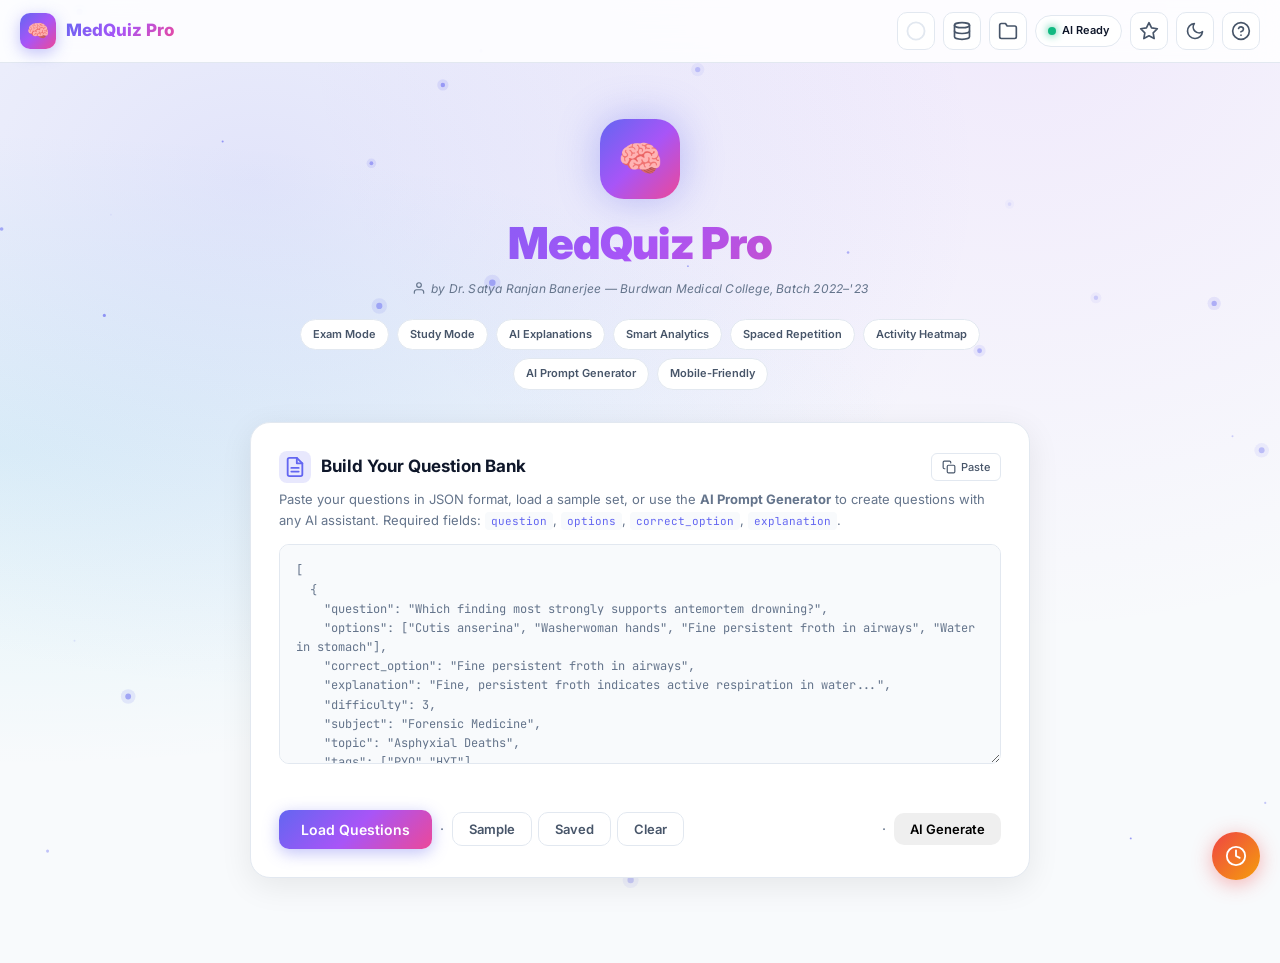
<file: index.html>
<!DOCTYPE html>
<html lang="en">
<head>
  <meta charset="UTF-8">
  <meta name="viewport" content="width=device-width, initial-scale=1.0, maximum-scale=5.0, viewport-fit=cover">
  <meta name="theme-color" content="#0a0e1a">
  <meta name="description" content="MedQuiz Pro — Advanced Medical Quiz Platform for Serious Learners">
  <meta name="author" content="Dr. Satya Ranjan Banerjee">
  <meta property="og:title" content="MedQuiz Pro — Medical MCQ Platform">
  <meta property="og:description" content="AI-assisted medical quiz platform. Paste questions, track progress, and master your exams.">
  <meta property="og:type" content="website">
  <meta name="twitter:card" content="summary">

  <!-- ── PWA: Standalone App Behaviour (No auto-install prompt) ── -->
  <link rel="manifest" href="manifest.json">
  <meta name="apple-mobile-web-app-capable" content="yes">
  <meta name="mobile-web-app-capable" content="yes">
  <meta name="apple-mobile-web-app-status-bar-style" content="black-translucent">
  <meta name="apple-mobile-web-app-title" content="MedQuiz Pro">
  <meta name="application-name" content="MedQuiz Pro">
  <link rel="apple-touch-icon" href="icons/icon-192.png">

  <title>MedQuiz Pro — Medical MCQ Quiz Platform</title>

  <link rel="preconnect" href="https://fonts.googleapis.com">
  <link rel="preconnect" href="https://fonts.gstatic.com" crossorigin>
  <link href="https://fonts.googleapis.com/css2?family=Inter:wght@400;500;600;700;800;900&family=JetBrains+Mono:wght@400;600&display=swap" rel="stylesheet">
  <link rel="stylesheet" href="css/style.css">

  <style>
    body {
      font-family: 'Inter', system-ui, -apple-system,
                   BlinkMacSystemFont, 'Segoe UI', sans-serif;
    }

    /* ── Micro-interactions & Premium Feel ── */
    button, .mode-card, .subject-chip, .paste-btn, .how-to-toggle, .nav-icon-btn, .nav-brand {
      transition: all 0.2s cubic-bezier(0.25, 0.8, 0.25, 1);
    }

    /* Squish effect on click/tap for tactile feedback */
    button:active:not(:disabled):not(.btn-loading),
    .paste-btn:active,
    .nav-icon-btn:active,
    .nav-brand:active,
    .subject-chip:active {
      transform: scale(0.95);
    }

    .mode-card:active {
      transform: scale(0.98);
    }

    /* Smooth focus rings for accessibility and premium input feel */
    input:focus-visible,
    textarea:focus-visible,
    select:focus-visible,
    button:focus-visible,
    .subject-chip:focus-visible {
      outline: none;
      box-shadow: 0 0 0 3px rgba(99, 102, 241, 0.3);
      border-color: var(--accent) !important;
    }

    /* ── Navbar ── */
    .navbar {
      position: sticky; top: 0; z-index: 1000;
      backdrop-filter: blur(16px);
      -webkit-backdrop-filter: blur(16px);
      background: rgba(10,14,26,0.85);
      transition: background 0.3s ease, box-shadow 0.3s ease;
    }
    .navbar.scrolled {
      box-shadow: 0 4px 24px rgba(0,0,0,0.4);
      background: rgba(10,14,26,0.95);
    }
    .nav-brand { cursor: pointer; user-select: none; }

    /* ── Particles ── */
    #particlesCanvas {
      position: fixed; top: 0; left: 0;
      width: 100%; height: 100%;
      pointer-events: none; z-index: 0;
    }

    /* ── Hero ── */
    .hero { position: relative; z-index: 1; }
    .hero > * { position: relative; z-index: 1; }

    /* Subtle GPU-accelerated hero parallax (battery-friendly, CSS-only) */
    .hero-logo {
      animation: heroLogoEntrance 0.8s cubic-bezier(0.16,1,0.3,1) forwards,
                 heroLogoFloat 6s ease-in-out 0.8s infinite;
      will-change: transform;
    }
    .hero h1 {
      animation: heroTitleEntrance 0.8s cubic-bezier(0.16,1,0.3,1) 0.15s forwards;
      opacity: 0; transform: translateY(16px);
    }
    @keyframes heroLogoEntrance {
      0%   { transform: scale(0.7) translateY(0); opacity: 0; }
      100% { transform: scale(1) translateY(0);   opacity: 1; }
    }
    @keyframes heroLogoFloat {
      0%, 100% { transform: scale(1) translateY(0); }
      50%      { transform: scale(1) translateY(-4px); }
    }
    @keyframes heroTitleEntrance {
      0%   { opacity: 0; transform: translateY(16px); }
      100% { opacity: 1; transform: translateY(0);    }
    }

    /* Creator credit */
    .creator-credit {
      display: block; font-size: 12px; font-style: italic;
      color: var(--text-muted); margin-top: 6px; letter-spacing: 0.2px;
      opacity: 0;
      animation: heroTitleEntrance 0.8s cubic-bezier(0.16,1,0.3,1) 0.25s forwards;
    }
    .creator-credit svg {
      display: inline-block; vertical-align: -2px; margin-right: 2px;
    }

    /* ── Feature Chips ── */
    .feature-chip {
      opacity: 0; transform: translateY(12px);
      animation: chipFadeIn 0.5s ease forwards;
      position: relative;
    }
    .feature-chip:nth-child(1) { animation-delay: 0.30s; }
    .feature-chip:nth-child(2) { animation-delay: 0.35s; }
    .feature-chip:nth-child(3) { animation-delay: 0.40s; }
    .feature-chip:nth-child(4) { animation-delay: 0.45s; }
    .feature-chip:nth-child(5) { animation-delay: 0.50s; }
    .feature-chip:nth-child(6) { animation-delay: 0.55s; }
    .feature-chip:nth-child(7) { animation-delay: 0.60s; }
    .feature-chip:nth-child(8) { animation-delay: 0.65s; }
    @keyframes chipFadeIn { to { opacity: 1; transform: translateY(0); } }

    /* ── JSON Validation ── */
    .json-textarea { transition: border-color 0.35s ease, box-shadow 0.35s ease; }
    @keyframes validPulse {
      0%,100% { box-shadow: 0 0 0 3px rgba(34,197,94,0.25), 0 0 24px rgba(34,197,94,0.10); }
      50%      { box-shadow: 0 0 0 5px rgba(34,197,94,0.35), 0 0 32px rgba(34,197,94,0.18); }
    }
    @keyframes invalidPulse {
      0%,100% { box-shadow: 0 0 0 3px rgba(239,68,68,0.25), 0 0 24px rgba(239,68,68,0.10); }
      50%      { box-shadow: 0 0 0 5px rgba(239,68,68,0.35), 0 0 32px rgba(239,68,68,0.18); }
    }
    .json-textarea.valid-glow {
      border-color: #22c55e !important;
      animation: validPulse 2.4s ease-in-out infinite;
    }
    .json-textarea.invalid-glow {
      border-color: #ef4444 !important;
      animation: invalidPulse 2s ease-in-out infinite;
    }

    /* JSON textarea — subtle one-time shimmer on first focus */
    .json-textarea.first-focus-shimmer {
      position: relative;
    }
    .json-textarea.first-focus-shimmer::after {
      content: '';
      position: absolute; top: 0; left: 0; right: 0; bottom: 0;
      background: linear-gradient(110deg,
        transparent 30%,
        rgba(99,102,241,0.08) 50%,
        transparent 70%);
      background-size: 200% 100%;
      pointer-events: none;
      border-radius: inherit;
      animation: shimmerSweep 1.4s ease-out forwards;
    }
    @keyframes shimmerSweep {
      0%   { background-position: 200% 0; opacity: 0; }
      30%  { opacity: 1; }
      100% { background-position: -100% 0; opacity: 0; }
    }

    .json-validator-indicator {
      display: flex; align-items: center; gap: 6px;
      font-size: 12px; margin-top: 6px; min-height: 20px;
      font-weight: 500; letter-spacing: 0.1px; transition: all 0.3s ease;
    }
    .json-validator-indicator.valid   { color: #16a34a; }
    .json-validator-indicator.invalid { color: #dc2626; }
    .json-validator-indicator.warning { color: #d97706; }

    .json-help-btn {
      display: inline-flex; align-items: center; justify-content: center;
      width: 18px; height: 18px; border-radius: 50%;
      border: 1.5px solid currentColor; background: none;
      color: inherit; font-size: 11px; font-weight: 700;
      cursor: pointer; margin-left: 4px; padding: 0; line-height: 1;
      opacity: 0; transform: scale(0.8); transition: all 0.2s ease;
      flex-shrink: 0; font-family: inherit;
    }
    .json-help-btn.visible { opacity: 1; transform: scale(1); }
    .json-help-btn:hover { background: currentColor; color: #fff; transform: scale(1.1); }

    .json-help-panel {
      display: none; background: var(--bg-card);
      border: 1px solid var(--border); border-radius: 10px;
      padding: 14px 16px; margin-top: 8px; font-size: 12px;
      line-height: 1.7; color: var(--text-secondary);
      box-shadow: 0 4px 16px rgba(0,0,0,0.15);
    }
    .json-help-panel.open { display: block; animation: chipFadeIn 0.3s ease forwards; }
    .json-help-panel h4 {
      margin: 0 0 8px 0; font-size: 13px;
      color: var(--text-primary); font-weight: 700;
    }
    .json-help-panel code {
      background: var(--bg-primary); padding: 2px 6px;
      border-radius: 4px; font-family: 'JetBrains Mono', monospace;
      font-size: 11px; color: var(--accent);
    }
    .json-help-panel .help-step {
      display: flex; gap: 8px; margin-bottom: 6px; align-items: flex-start;
    }
    .json-help-panel .help-step-num {
      flex-shrink: 0; width: 20px; height: 20px; border-radius: 50%;
      background: var(--accent); color: #fff; font-size: 11px;
      font-weight: 700; display: flex; align-items: center; justify-content: center;
    }

    /* Schema Error List */
    .schema-error-list {
      margin-top: 6px; padding: 10px 12px;
      background: rgba(239,68,68,0.06); border: 1px solid rgba(239,68,68,0.2);
      border-radius: 8px; font-size: 11px; color: #dc2626;
      line-height: 1.8; max-height: 120px; overflow-y: auto; display: none;
    }
    .schema-error-list.visible { display: block; animation: chipFadeIn 0.3s ease forwards; }
    .schema-error-list ul { margin: 0; padding-left: 16px; }
    .schema-error-list li { margin-bottom: 2px; }

    /* ── Mode Cards ── */
    .mode-card { border-left: 4px solid transparent; cursor: pointer; position: relative; overflow: hidden; }
    #examModeCard   { border-left-color: #3b82f6; }
    #studyModeCard  { border-left-color: #22c55e; }
    #retakeModeCard { border-left-color: #f59e0b; }
    .mode-card.selected { border-left-width: 5px; background: rgba(99, 102, 241, 0.05); }

    /* iOS-style tap glow on mode cards (mobile-friendly, subtle) */
    .mode-card::after {
      content: '';
      position: absolute; inset: 0;
      background: radial-gradient(circle at center, rgba(99,102,241,0.18), transparent 70%);
      opacity: 0; pointer-events: none;
      transition: opacity 0.5s ease;
      border-radius: inherit;
    }
    .mode-card.tap-glow::after { opacity: 1; }

    /* ── Config Divider ── */
    .config-divider {
      display: flex; align-items: center; gap: 12px; margin: 20px 0 18px 0;
    }
    .config-divider::before,
    .config-divider::after {
      content: ''; flex: 1; height: 1px;
      background: var(--border); opacity: 0.6;
    }
    .config-divider span {
      font-size: 12px; font-weight: 700; text-transform: uppercase;
      letter-spacing: 1.4px; color: var(--text-muted); white-space: nowrap;
    }
    .filter-label {
      font-size: 12px; font-weight: 600; letter-spacing: 0.5px;
      color: var(--text-secondary); text-transform: uppercase;
    }

    /* ── Parse Status SVG ── */
    .parse-status { font-weight: 500; letter-spacing: 0.1px; }
    .status-check-svg { display: inline-block; vertical-align: -3px; margin-right: 4px; }
    .status-check-svg .check-circle {
      stroke-dasharray: 56.5487; stroke-dashoffset: 56.5487;
      animation: drawCheckCircle 0.6s ease 0.1s forwards;
    }
    .status-check-svg .check-mark {
      stroke-dasharray: 16; stroke-dashoffset: 16;
      animation: drawCheckMark 0.35s ease 0.45s forwards;
    }
    @keyframes drawCheckCircle { to { stroke-dashoffset: 0; } }
    @keyframes drawCheckMark   { to { stroke-dashoffset: 0; } }

    /* ── Paste Button ── */
    .paste-btn {
      display: inline-flex; align-items: center; gap: 5px;
      padding: 6px 10px; font-size: 11px; font-family: inherit;
      font-weight: 500; color: var(--text-secondary);
      background: var(--bg-card); border: 1px solid var(--border);
      border-radius: 6px; cursor: pointer;
    }
    .paste-btn:hover { border-color: var(--accent); color: var(--accent); }

    /* ── Action Row ── */
    .action-row { display: flex; flex-wrap: wrap; gap: 8px; align-items: center; }
    .action-row .btn-primary { width: 100%; justify-content: center; }
    @media (min-width: 480px) {
      .action-row .btn-primary { width: auto; flex: 0 0 auto; }
    }
    .action-row .action-group {
      display: flex; flex-wrap: wrap; gap: 6px; align-items: center;
      flex: 1; min-width: 0;
    }
    .action-separator { color: var(--text-muted); font-size: 14px; user-select: none; flex-shrink: 0; }

    /* ── Load Button States ── */
    .btn-loading { position: relative; pointer-events: none; opacity: 0.85; }
    .btn-loading .btn-spinner {
      display: inline-block; width: 14px; height: 14px;
      border: 2px solid rgba(255,255,255,0.3); border-top-color: #fff;
      border-radius: 50%; animation: btnSpin 0.7s linear infinite;
      margin-right: 6px; vertical-align: -2px; flex-shrink: 0;
    }
    @keyframes btnSpin { to { transform: rotate(360deg); } }
    .btn-success-state {
      background: #16a34a !important; border-color: #16a34a !important;
      pointer-events: none;
    }

    /* ── FIX 2: Remove mobile start bar entirely ── */
    .mobile-start-bar { display: none !important; }

    /* ── Back to Top ── */
    .back-to-top {
      position: fixed; bottom: 88px; right: 24px; z-index: 900;
      width: 44px; height: 44px; border-radius: 50%;
      background: var(--bg-card); border: 1px solid var(--border);
      color: var(--text-primary); cursor: pointer;
      display: flex; align-items: center; justify-content: center;
      opacity: 0; transform: translateY(20px); pointer-events: none;
      transition: all 0.3s cubic-bezier(0.25, 0.8, 0.25, 1); box-shadow: 0 4px 16px rgba(0,0,0,0.25);
    }
    .back-to-top.visible { opacity: 1; transform: translateY(0); pointer-events: auto; }
    .back-to-top:hover { background: var(--accent); color: #fff; border-color: var(--accent); transform: translateY(-4px); }
    .back-to-top:active { transform: scale(0.9) translateY(0); }

    /* ── Subject Chips ── */
    .subject-chips { display: flex; flex-wrap: wrap; gap: 6px; }
    .subject-chip {
      padding: 5px 10px; font-size: 11px; font-family: inherit;
      font-weight: 500; border-radius: 16px; border: 1px solid var(--border);
      background: var(--bg-card); color: var(--text-secondary);
      cursor: pointer; user-select: none; white-space: nowrap;
    }
    .subject-chip.selected {
      background: var(--accent); color: #fff; border-color: var(--accent);
      box-shadow: 0 2px 8px rgba(99,102,241,0.3);
    }
    .subject-chip:hover:not(.selected) { border-color: var(--accent); color: var(--accent); }

    /* ── Prompt Tabs ── */
    .prompt-tabs { display: flex; gap: 0; margin-bottom: 18px; border-bottom: 2px solid var(--border); }
    .prompt-tab {
      flex: 1; padding: 10px 16px; font-size: 13px; font-weight: 600;
      font-family: inherit; background: none; border: none;
      color: var(--text-muted); cursor: pointer; transition: all 0.2s;
      text-align: center; border-bottom: 2px solid transparent; margin-bottom: -2px;
    }
    .prompt-tab.active { color: var(--accent); border-bottom-color: var(--accent); }
    .prompt-tab:hover  { color: var(--text-primary); }
    .prompt-tab-content { display: none; animation: chipFadeIn 0.3s ease forwards; }
    .prompt-tab-content.active { display: block; }

    /* ── Custom Inputs ── */
    .custom-number-input {
      width: 100%; padding: 10px 12px; background: var(--bg-primary);
      border: 1px solid var(--border); border-radius: 8px;
      color: var(--text-primary); font-family: inherit; font-size: 13px;
      box-sizing: border-box; transition: border-color 0.2s, box-shadow 0.2s;
    }
    .custom-number-input:focus {
      border-color: var(--accent); outline: none;
      box-shadow: 0 0 0 3px rgba(99,102,241,0.25);
    }

    /* AI prompt textarea — subtle highlight pulse on generation */
    .custom-number-input.ai-pulse {
      animation: aiPromptPulse 1.4s cubic-bezier(0.16,1,0.3,1);
    }
    @keyframes aiPromptPulse {
      0%   { box-shadow: 0 0 0 0 rgba(168,85,247,0); border-color: var(--border); }
      30%  { box-shadow: 0 0 0 4px rgba(168,85,247,0.18); border-color: rgba(168,85,247,0.55); }
      100% { box-shadow: 0 0 0 0 rgba(168,85,247,0); border-color: var(--border); }
    }

    .section-label {
      display: block; font-size: 11px; font-weight: 700;
      color: var(--text-primary); margin-bottom: 5px;
      text-transform: uppercase; letter-spacing: 0.6px;
    }
    .section-label .optional-tag {
      font-weight: 400; text-transform: none;
      color: var(--text-muted); letter-spacing: 0;
    }

    /* ── AI Guide Box ── */
    .ai-guide-box {
      background: var(--bg-card); border: 1px solid var(--border);
      border-radius: 10px; padding: 14px 16px; font-size: 12px;
      line-height: 1.7; color: var(--text-secondary);
    }
    .ai-guide-box strong { color: var(--text-primary); }
    .ai-guide-box .llm-list { display: flex; flex-wrap: wrap; gap: 6px; margin-top: 8px; }
    .ai-guide-box .llm-tag {
      padding: 4px 10px; font-size: 11px; font-weight: 600;
      border-radius: 14px; background: var(--bg-primary);
      border: 1px solid var(--border); color: var(--text-primary); white-space: nowrap;
    }

    /* ── How to Use — Collapsible ── */
    .how-to-toggle {
      display: inline-flex; align-items: center; gap: 6px;
      padding: 8px 14px; font-size: 12px; font-weight: 600;
      font-family: inherit; background: var(--bg-primary);
      border: 1px solid var(--border); border-radius: 8px;
      color: var(--text-secondary); cursor: pointer;
      margin-bottom: 0; width: 100%;
      justify-content: space-between;
    }
    .how-to-toggle:hover { border-color: var(--accent); color: var(--accent); }
    .how-to-toggle .toggle-arrow {
      transition: transform 0.3s cubic-bezier(0.16,1,0.3,1); font-size: 10px; flex-shrink: 0;
    }
    .how-to-toggle.open .toggle-arrow { transform: rotate(180deg); }
    .how-to-guide-content {
      max-height: 0; overflow: hidden;
      transition: max-height 0.4s cubic-bezier(0.16,1,0.3,1), opacity 0.3s ease;
      opacity: 0;
    }
    .how-to-guide-content.open {
      max-height: 400px; opacity: 1;
    }
    .how-to-guide-inner {
      margin-top: 10px; padding-top: 4px;
    }

    /* ── Modals (Compatibility shim: support both .active AND .show) ── */
    .modal-overlay {
      display: none; position: fixed; top: 0; left: 0;
      width: 100%; height: 100%; z-index: 2000;
      background: rgba(0,0,0,0.6); backdrop-filter: blur(4px);
      -webkit-backdrop-filter: blur(4px);
      align-items: center; justify-content: center;
      padding: 16px; box-sizing: border-box;
      opacity: 0; transition: opacity 0.3s ease;
    }
    .modal-overlay.active,
    .modal-overlay.show { display: flex; opacity: 1; }

    .modal-box {
      background: var(--bg-card); border: 1px solid var(--border);
      border-radius: 16px; padding: 24px 22px 18px 22px;
      width: 100%; max-width: 520px; max-height: 85vh;
      overflow-y: auto; overscroll-behavior: contain;
      box-shadow: 0 20px 60px rgba(0,0,0,0.4); position: relative;
      transform: translateY(20px) scale(0.98); opacity: 0;
      transition: all 0.4s cubic-bezier(0.16,1,0.3,1);
    }
    .modal-overlay.active .modal-box,
    .modal-overlay.show   .modal-box { transform: translateY(0) scale(1); opacity: 1; }

    .modal-icon {
      display: flex; align-items: center; justify-content: center;
      margin: 0 auto 8px auto; width: 44px; height: 44px;
      overflow: visible; flex-shrink: 0;
    }
    .modal-icon svg { display: block; }
    .modal-title {
      text-align: center; font-size: 18px; font-weight: 700;
      color: var(--text-primary); margin-bottom: 16px; letter-spacing: 0.1px;
    }
    .modal-body { color: var(--text-secondary); font-size: 13px; line-height: 1.6; }
    .modal-actions {
      display: flex; justify-content: center; gap: 8px;
      margin-top: 18px; padding-top: 14px; border-top: 1px solid var(--border);
    }
    .modal-actions .btn { min-width: 80px; padding: 10px 20px; font-size: 13px; font-weight: 600; cursor: pointer; }

    @media (max-width: 600px) {
      .modal-overlay { align-items: flex-end; padding: 0; }
      .modal-box {
        max-height: 88vh; border-radius: 20px 20px 0 0;
        width: 100%; max-width: 100%;
        padding-bottom: max(18px, env(safe-area-inset-bottom));
        transform: translateY(100%);
      }
      .modal-overlay.active .modal-box,
      .modal-overlay.show   .modal-box { transform: translateY(0); }
    }

    /* Confirm Modal */
    .confirm-modal-message {
      text-align: center; font-size: 14px; color: var(--text-secondary);
      line-height: 1.6; margin: 0 0 4px 0; padding: 0 8px;
    }
    .confirm-modal-icon-wrap {
      width: 52px; height: 52px; border-radius: 50%;
      background: rgba(239,68,68,0.1);
      display: flex; align-items: center; justify-content: center;
      margin: 0 auto 12px auto;
    }
    .btn-confirm-danger {
      background: #ef4444; color: #fff; border: none; border-radius: 8px;
      padding: 10px 20px; font-size: 13px; font-weight: 600;
      cursor: pointer; font-family: inherit;
    }
    .btn-confirm-danger:hover { background: #dc2626; }

    /* ── Quiz Config Reveal ── */
    .quiz-config-section { display: none; }
    .quiz-config-section.revealed {
      display: block;
      animation: slideUp 0.5s cubic-bezier(0.16,1,0.3,1) forwards;
    }

    /* ── Shuffle Toggle ── */
    .settings-row {
      display: flex; align-items: center; justify-content: space-between;
      padding: 12px 14px; background: var(--bg-primary);
      border: 1px solid var(--border); border-radius: 10px;
      margin-bottom: 8px; transition: border-color 0.2s;
    }
    .settings-row:hover { border-color: var(--accent); }
    .settings-row-label { display: flex; align-items: center; gap: 10px; }
    .settings-row-label svg { color: var(--text-muted); flex-shrink: 0; }
    .settings-row-text { font-size: 13px; font-weight: 600; color: var(--text-primary); }
    .settings-row-sub  { font-size: 11px; color: var(--text-muted); margin-top: 1px; }

    .toggle-switch { position: relative; width: 44px; height: 24px; flex-shrink: 0; }
    .toggle-switch input { opacity: 0; width: 0; height: 0; position: absolute; }
    .toggle-track {
      position: absolute; inset: 0; border-radius: 24px;
      background: var(--border); cursor: pointer; transition: background 0.25s ease;
    }
    .toggle-track::after {
      content: ''; position: absolute; top: 3px; left: 3px;
      width: 18px; height: 18px; border-radius: 50%; background: #fff;
      transition: transform 0.25s cubic-bezier(0.16,1,0.3,1);
      box-shadow: 0 1px 4px rgba(0,0,0,0.25);
    }
    .toggle-switch input:checked + .toggle-track { background: var(--accent); }
    .toggle-switch input:checked + .toggle-track::after { transform: translateX(20px); }
    .toggle-switch input:focus-visible + .toggle-track { box-shadow: 0 0 0 3px rgba(99,102,241,0.3); }

    /* ── Difficulty Meter ── */
    #statsBar .stat-item:last-child { display: none; }
    .difficulty-meter-wrap {
      margin-top: 14px; padding: 14px 16px;
      background: var(--bg-primary); border: 1px solid var(--border);
      border-radius: 12px;
    }
    .difficulty-meter-header {
      display: flex; align-items: center; justify-content: space-between;
      margin-bottom: 10px;
    }
    .difficulty-meter-label {
      font-size: 11px; font-weight: 700; text-transform: uppercase;
      letter-spacing: 0.8px; color: var(--text-muted);
    }
    .difficulty-badge {
      display: inline-flex; align-items: center; gap: 5px;
      padding: 3px 10px; border-radius: 20px; font-size: 12px;
      font-weight: 700; letter-spacing: 0.3px; border: 1.5px solid transparent;
      transition: all 0.5s ease;
    }
    .difficulty-badge.easy   { background: rgba(34,197,94,0.12);  color: #16a34a; border-color: rgba(34,197,94,0.3);  }
    .difficulty-badge.medium { background: rgba(245,158,11,0.12); color: #d97706; border-color: rgba(245,158,11,0.3); }
    .difficulty-badge.hard   { background: rgba(239,68,68,0.12);  color: #dc2626; border-color: rgba(239,68,68,0.3);  }
    .difficulty-badge-dot {
      width: 7px; height: 7px; border-radius: 50%;
      animation: diffPulse 2s ease-in-out infinite; flex-shrink: 0;
    }
    .easy   .difficulty-badge-dot { background: #16a34a; }
    .medium .difficulty-badge-dot { background: #d97706; }
    .hard   .difficulty-badge-dot { background: #dc2626; }
    @keyframes diffPulse {
      0%,100% { transform: scale(1);   opacity: 1;   }
      50%      { transform: scale(1.4); opacity: 0.6; }
    }
    .difficulty-track {
      height: 7px; border-radius: 6px; background: var(--border);
      overflow: hidden; position: relative;
    }
    .difficulty-fill {
      height: 100%; border-radius: 6px; width: 0%;
      transition: width 0.9s cubic-bezier(0.16,1,0.3,1), background 0.5s ease;
    }
    .difficulty-ticks {
      display: flex; justify-content: space-between; margin-top: 5px;
    }
    .difficulty-tick { font-size: 10px; color: var(--text-muted); font-weight: 500; }

    /* ── Pomodoro z-index ── */
    .pomodoro-toggle { z-index: 950; }
    .pomodoro-widget { z-index: 960; }

    /* Pomodoro action button SVGs */
    .pomo-actions .btn {
      display: inline-flex; align-items: center;
      justify-content: center; gap: 4px;
    }
    .pomo-actions .btn svg { width: 12px; height: 12px; flex-shrink: 0; }

    /* ── Toast — Premium feel ── */
    .toast {
      z-index: 3000;
      backdrop-filter: blur(14px);
      -webkit-backdrop-filter: blur(14px);
      background: rgba(21, 28, 46, 0.92) !important;
      border: 1px solid rgba(99, 102, 241, 0.25) !important;
      box-shadow: 0 8px 32px rgba(0, 0, 0, 0.4),
                  0 0 0 1px rgba(255, 255, 255, 0.04) inset !important;
      transition: opacity 0.35s cubic-bezier(0.16,1,0.3,1),
                  transform 0.45s cubic-bezier(0.16,1,0.3,1) !important;
      display: inline-flex !important;
      align-items: center; gap: 8px;
    }
    [data-theme="light"] .toast {
      background: rgba(255, 255, 255, 0.95) !important;
      border-color: rgba(99, 102, 241, 0.2) !important;
      color: var(--text-primary) !important;
    }
    .toast.toast-success { border-color: rgba(34, 197, 94, 0.4) !important; }
    .toast.toast-warning { border-color: rgba(245, 158, 11, 0.4) !important; }
    .toast.toast-error   { border-color: rgba(239, 68, 68, 0.4) !important; }
    .toast.toast-info    { border-color: rgba(99, 102, 241, 0.35) !important; }
    .toast .toast-icon-svg {
      width: 16px; height: 16px; flex-shrink: 0;
      display: inline-flex; align-items: center; justify-content: center;
    }
    .toast.toast-success .toast-icon-svg { color: #22c55e; }
    .toast.toast-warning .toast-icon-svg { color: #f59e0b; }
    .toast.toast-error   .toast-icon-svg { color: #ef4444; }
    .toast.toast-info    .toast-icon-svg { color: #6366f1; }

    /* ── Skip Link ── */
    .skip-link {
      position: absolute; top: -100px; left: 16px;
      padding: 8px 16px; background: var(--accent); color: #fff;
      border-radius: 0 0 8px 8px; font-weight: 600; font-size: 13px;
      text-decoration: none; transition: top 0.2s; z-index: 9999;
    }
    .skip-link:focus { top: 0; }

    /* ── Mobile Nav Drawer — Smooth slide-in from right (BUG #7 fix) ── */
    .mobile-nav-drawer {
      animation: slideInRight 0.42s cubic-bezier(0.22, 1, 0.36, 1) !important;
      will-change: transform;
    }
    @keyframes slideInRight {
      0%   { transform: translateX(100%); opacity: 0.4; }
      60%  { opacity: 1; }
      100% { transform: translateX(0);    opacity: 1; }
    }

    /* ── Theme toggle transition (smooth SVG swap) ── */
    #themeBtn svg {
      transition: opacity 0.2s ease, transform 0.3s cubic-bezier(0.16,1,0.3,1);
    }
    #themeBtn.theme-switching svg {
      opacity: 0; transform: scale(0.7) rotate(30deg);
    }
  </style>
</head>
<body>

  <a href="#mainHomeCard" class="skip-link">Skip to main content</a>
  <canvas id="particlesCanvas" aria-hidden="true"></canvas>

  <nav class="navbar no-print" id="mainNavbar">
    <div class="nav-brand" tabindex="0" onclick="window.location.href='index.html'" title="MedQuiz Pro Home" aria-label="MedQuiz Pro Home">
      <div class="nav-logo">🧠</div>
      <span class="nav-brand-text">MedQuiz Pro</span>
    </div>
    <div class="nav-actions">
      <button class="nav-icon-btn" onclick="openModal('dailyGoalModal')" title="Daily Practice Goal" aria-label="Daily Goal">
        <svg viewBox="0 0 36 36" width="22" height="22">
          <circle cx="18" cy="18" r="14" fill="none" stroke="var(--border)" stroke-width="3"></circle>
          <circle id="navGoalRing" cx="18" cy="18" r="14" fill="none" stroke="var(--accent-red)" stroke-width="3" stroke-dasharray="87.96" stroke-dashoffset="87.96" stroke-linecap="round" style="transition: stroke-dashoffset 0.8s cubic-bezier(0.16,1,0.3,1), stroke 0.8s ease; transform: rotate(-90deg); transform-origin: 50% 50%;"></circle>
        </svg>
      </button>

      <button class="nav-icon-btn" onclick="openModal('bankModal')" title="Question Bank" aria-label="Question Bank">
        <svg viewBox="0 0 24 24" width="20" height="20" fill="none" stroke="currentColor" stroke-width="2" stroke-linecap="round" stroke-linejoin="round">
          <ellipse cx="12" cy="5" rx="9" ry="3"/>
          <path d="M21 12c0 1.66-4 3-9 3s-9-1.34-9-3"/>
          <path d="M3 5v14c0 1.66 4 3 9 3s9-1.34 9-3V5"/>
        </svg>
      </button>

      <button class="nav-icon-btn" onclick="openModal('folderModal')" title="Review Folders" aria-label="Review Folders">
        <svg viewBox="0 0 24 24" width="20" height="20" fill="none" stroke="currentColor" stroke-width="2" stroke-linecap="round" stroke-linejoin="round">
          <path d="M22 19a2 2 0 0 1-2 2H4a2 2 0 0 1-2-2V5a2 2 0 0 1 2-2h5l2 3h9a2 2 0 0 1 2 2z"/>
        </svg>
      </button>

      <div class="ai-status connected" id="aiStatus" title="AI Integration Status">
        <span class="ai-status-dot"></span>
        <span id="aiStatusText">AI Ready</span>
      </div>

      <button class="nav-icon-btn" onclick="openModal('aiConfigModal')" title="AI Settings" aria-label="AI Settings">
        <svg viewBox="0 0 24 24" width="20" height="20" fill="none" stroke="currentColor" stroke-width="2" stroke-linecap="round" stroke-linejoin="round">
          <polygon points="12 2 15.09 8.26 22 9.27 17 14.14 18.18 21.02 12 17.77 5.82 21.02 7 14.14 2 9.27 8.91 8.26 12 2"/>
        </svg>
      </button>

      <!-- BUG #2 FIX: SVG preserved — toggleTheme() override in inline script handles swap -->
      <button class="nav-icon-btn" onclick="toggleTheme()" title="Toggle Theme" id="themeBtn" aria-label="Toggle Theme">
        <svg id="themeIconSvg" viewBox="0 0 24 24" width="20" height="20" fill="none" stroke="currentColor" stroke-width="2" stroke-linecap="round" stroke-linejoin="round">
          <circle cx="12" cy="12" r="5"/>
          <line x1="12" y1="1"  x2="12" y2="3"/>
          <line x1="12" y1="21" x2="12" y2="23"/>
          <line x1="4.22" y1="4.22"   x2="5.64"  y2="5.64"/>
          <line x1="18.36" y1="18.36" x2="19.78" y2="19.78"/>
          <line x1="1"  y1="12" x2="3"  y2="12"/>
          <line x1="21" y1="12" x2="23" y2="12"/>
          <line x1="4.22" y1="19.78"  x2="5.64"  y2="18.36"/>
          <line x1="18.36" y1="5.64"  x2="19.78" y2="4.22"/>
        </svg>
      </button>

      <button class="nav-icon-btn" onclick="openModal('helpModal')" title="Help & Shortcuts" aria-label="Help">
        <svg viewBox="0 0 24 24" width="20" height="20" fill="none" stroke="currentColor" stroke-width="2" stroke-linecap="round" stroke-linejoin="round">
          <circle cx="12" cy="12" r="10"/>
          <path d="M9.09 9a3 3 0 0 1 5.83 1c0 2-3 3-3 3"/>
          <line x1="12" y1="17" x2="12.01" y2="17"/>
        </svg>
      </button>
    </div>
  </nav>

  <div id="homeScreen" class="screen active">

    <div class="hero" id="heroSection">
      <div class="hero-logo">🧠</div>
      <h1>MedQuiz Pro</h1>
      <span class="creator-credit">
        <svg viewBox="0 0 24 24" width="14" height="14" fill="none" stroke="currentColor" stroke-width="2" stroke-linecap="round" stroke-linejoin="round">
          <path d="M20 21v-2a4 4 0 0 0-4-4H8a4 4 0 0 0-4 4v2"/>
          <circle cx="12" cy="7" r="4"/>
        </svg>
        by Dr. Satya Ranjan Banerjee — Burdwan Medical College, Batch 2022–'23
      </span>
      <div class="features-strip">
        <div class="feature-chip">Exam Mode</div>
        <div class="feature-chip">Study Mode</div>
        <div class="feature-chip">AI Explanations</div>
        <div class="feature-chip">Smart Analytics</div>
        <div class="feature-chip">Spaced Repetition</div>
        <div class="feature-chip">Activity Heatmap</div>
        <div class="feature-chip">AI Prompt Generator</div>
        <div class="feature-chip">Mobile-Friendly</div>
      </div>
    </div>

    <div class="home-card" id="mainHomeCard">
      <div class="card-title">
        <span class="card-title-icon">
          <svg viewBox="0 0 24 24" width="22" height="22" fill="none" stroke="currentColor" stroke-width="2" stroke-linecap="round" stroke-linejoin="round">
            <path d="M14 2H6a2 2 0 0 0-2 2v16a2 2 0 0 0 2 2h12a2 2 0 0 0 2-2V8z"/>
            <polyline points="14 2 14 8 20 8"/>
            <line x1="16" y1="13" x2="8" y2="13"/>
            <line x1="16" y1="17" x2="8" y2="17"/>
          </svg>
        </span>
        <span>Build Your Question Bank</span>
        <button class="paste-btn" onclick="pasteFromClipboard()" title="Paste JSON from clipboard" style="margin-left:auto;">
          <svg viewBox="0 0 24 24" width="14" height="14" fill="none" stroke="currentColor" stroke-width="2" stroke-linecap="round" stroke-linejoin="round">
            <rect x="9" y="9" width="13" height="13" rx="2" ry="2"/>
            <path d="M5 15H4a2 2 0 0 1-2-2V4a2 2 0 0 1 2-2h9a2 2 0 0 1 2 2v1"/>
          </svg>
          Paste
        </button>
      </div>

      <p class="hint">
        Paste your questions in JSON format, load a sample set, or use the <strong>AI Prompt Generator</strong> to create questions with any AI assistant.
        Required fields: <code>question</code>, <code>options</code>, <code>correct_option</code>, <code>explanation</code>.
      </p>

      <textarea
        class="json-textarea"
        id="jsonInput"
        placeholder='[
  {
    "question": "Which finding most strongly supports antemortem drowning?",
    "options": ["Cutis anserina", "Washerwoman hands", "Fine persistent froth in airways", "Water in stomach"],
    "correct_option": "Fine persistent froth in airways",
    "explanation": "Fine, persistent froth indicates active respiration in water...",
    "difficulty": 3,
    "subject": "Forensic Medicine",
    "topic": "Asphyxial Deaths",
    "tags": ["PYQ","HYT"],
    "image_url": ""
  }
]'
        oninput="validateJSONLive()"
        aria-label="JSON question input"
      ></textarea>

      <div class="json-validator-indicator" id="jsonValidatorIndicator" aria-live="polite">
        <span id="jsonValidatorText"></span>
        <button class="json-help-btn" id="jsonHelpBtn" onclick="toggleJSONHelp()" title="JSON formatting help" aria-label="JSON help">?</button>
      </div>

      <div class="schema-error-list" id="schemaErrorList" role="alert" aria-live="polite">
        <ul id="schemaErrorItems"></ul>
      </div>

      <div class="json-help-panel" id="jsonHelpPanel">
        <h4>How to Write Valid JSON for MedQuiz Pro</h4>
        <div class="help-step">
          <span class="help-step-num">1</span>
          <span>Start with <code>[</code> and end with <code>]</code> — questions inside an <strong>array</strong>.</span>
        </div>
        <div class="help-step">
          <span class="help-step-num">2</span>
          <span>Each question is an <strong>object</strong> wrapped in <code>{ }</code>. Separate multiple objects with commas.</span>
        </div>
        <div class="help-step">
          <span class="help-step-num">3</span>
          <span>Required: <code>"question"</code>, <code>"options"</code> (4 strings), <code>"correct_option"</code> (must match exactly), <code>"explanation"</code>.</span>
        </div>
        <div class="help-step">
          <span class="help-step-num">4</span>
          <span>Always use <strong>double quotes</strong> <code>"like this"</code>. Check for missing or extra commas.</span>
        </div>
        <div class="help-step">
          <span class="help-step-num">5</span>
          <span>Use the <strong>AI Prompt Generator</strong> button to auto-generate perfect JSON.</span>
        </div>
      </div>

      <div class="action-row" style="margin-top:12px;">
        <button class="btn btn-primary" id="loadQuestionsBtn" onclick="handleLoadQuestions(this)">Load Questions</button>
        <span class="action-separator">·</span>
        <div class="action-group">
          <button class="btn btn-ghost btn-sm" onclick="loadSample()">Sample</button>
          <button class="btn btn-ghost btn-sm" onclick="loadFromStorage()">Saved</button>
          <button class="btn btn-ghost btn-sm" onclick="confirmClearInput()">Clear</button>
        </div>
        <span class="action-separator">·</span>
        <button class="btn btn-accent btn-sm" onclick="openAIPromptModal()">AI Generate</button>
      </div>

      <div class="smart-filters" id="smartFilters" style="display:none">
        <span class="filter-label">Quick Filters</span>
        <button class="smart-filter-chip" data-tag="HYT" onclick="toggleSmartFilter('HYT',this)">HYT Only</button>
        <button class="smart-filter-chip" data-tag="PYQ" onclick="toggleSmartFilter('PYQ',this)">PYQ Only</button>
        <button class="smart-filter-chip" data-tag="ALL" onclick="resetSmartFilters()">All</button>
      </div>

      <div class="parse-status" id="parseStatus" aria-live="polite"></div>

      <div class="q-preview" id="qPreview">
        <h3 id="qPreviewTitle"></h3>
        <div class="q-chip-list" id="qChipList" style="display:none"></div>
        <div class="stats-bar" id="statsBar"></div>
      </div>

      <div id="quizConfigSection" class="quiz-config-section">

        <div class="config-divider"><span>Quiz Settings</span></div>

        <div class="mode-selector" id="modeSelector">
          <h3>Choose Your Quiz Mode</h3>
          <div class="mode-cards">
            <div class="mode-card" id="examModeCard" tabindex="0" role="button" aria-pressed="false"
                 onclick="selectMode('exam')"
                 onkeydown="if(event.key==='Enter'||event.key===' '){event.preventDefault();selectMode('exam');}">
              <span class="mode-icon">
                <svg viewBox="0 0 24 24" width="28" height="28" fill="none" stroke="currentColor" stroke-width="2">
                  <circle cx="12" cy="12" r="10"/>
                  <polyline points="12 6 12 12 16 14"/>
                </svg>
              </span>
              <div class="mode-name">Exam Mode</div>
              <div class="mode-desc">Timed · CBT-style · Final submit · Full review</div>
            </div>
            <div class="mode-card" id="studyModeCard" tabindex="0" role="button" aria-pressed="false"
                 onclick="selectMode('study')"
                 onkeydown="if(event.key==='Enter'||event.key===' '){event.preventDefault();selectMode('study');}">
              <span class="mode-icon">
                <svg viewBox="0 0 24 24" width="28" height="28" fill="none" stroke="currentColor" stroke-width="2">
                  <path d="M2 3h6a4 4 0 0 1 4 4v14a3 3 0 0 0-3-3H2z"/>
                  <path d="M22 3h-6a4 4 0 0 0-4 4v14a3 3 0 0 1 3-3h7z"/>
                </svg>
              </span>
              <div class="mode-name">Study Mode</div>
              <div class="mode-desc">No timer · Instant feedback · AI help · Learn deeply</div>
            </div>
            <div class="mode-card" id="retakeModeCard" tabindex="0" role="button" aria-pressed="false"
                 onclick="selectMode('retake')" style="display:none"
                 onkeydown="if(event.key==='Enter'||event.key===' '){event.preventDefault();selectMode('retake');}">
              <span class="mode-icon">
                <svg viewBox="0 0 24 24" width="28" height="28" fill="none" stroke="currentColor" stroke-width="2">
                  <polyline points="1 4 1 10 7 10"/>
                  <path d="M3.51 15a9 9 0 1 0 2.13-9.36L1 10"/>
                </svg>
              </span>
              <div class="mode-name">Targeted Retake</div>
              <div class="mode-desc">Wrong/skipped only · Focus weak areas</div>
            </div>
          </div>
        </div>

        <div class="timer-config" id="timerConfig">
          <label>Exam Timer</label>
          <div class="timer-presets">
            <button class="timer-preset" onclick="setTimerPreset(0, this)">No Limit</button>
<button class="timer-preset" onclick="setTimerPreset(30, this)">30s/Q</button>
<button class="timer-preset" onclick="setTimerPreset(60, this)">1 min/Q</button>
<button class="timer-preset active" onclick="setTimerPreset(90, this)">1.5 min/Q</button>
<button class="timer-preset" onclick="setTimerPreset(120, this)">2 min/Q</button>
          </div>
          <div class="custom-time">
            <input type="number" id="customMinutes" min="0" placeholder="Custom (min)" class="custom-number-input" style="width: auto;">
            <button class="btn btn-ghost btn-sm" onclick="setCustomTimer()">Set Custom</button>
            <span class="timer-display-text" id="timerDisplay2">Total: —</span>
          </div>
        </div>

        <div class="scoring-config" id="scoringConfig">
          <label>
            <input type="checkbox" id="negMarkingCheck" onchange="toggleScoringModel()">
            Enable +4/−1 Negative Marking (NEET-style)
          </label>
          <span class="scoring-hint">Correct: +4 · Wrong: −1 · Skipped: 0</span>
        </div>

        <div class="config-divider" style="margin-top:18px;"><span>Question Settings</span></div>

        <div class="settings-row" id="shuffleSettingRow">
          <div class="settings-row-label">
            <svg viewBox="0 0 24 24" width="18" height="18" fill="none" stroke="currentColor" stroke-width="2" stroke-linecap="round" stroke-linejoin="round">
              <polyline points="16 3 21 3 21 8"/>
              <line x1="4" y1="20" x2="21" y2="3"/>
              <polyline points="21 16 21 21 16 21"/>
              <line x1="15" y1="15" x2="21" y2="21"/>
            </svg>
            <div>
              <div class="settings-row-text">Shuffle Questions</div>
              <div class="settings-row-sub">Randomise order each session</div>
            </div>
          </div>
          <label class="toggle-switch" aria-label="Shuffle questions" tabindex="0"
                 onkeydown="if(event.key==='Enter'||event.key===' '){event.preventDefault(); document.getElementById('shuffleQuestionsToggle').click();}">
            <input type="checkbox" id="shuffleQuestionsToggle" onchange="onShuffleToggle()">
            <span class="toggle-track"></span>
          </label>
        </div>

        <div class="settings-row" id="shuffleOptionsRow">
          <div class="settings-row-label">
            <svg viewBox="0 0 24 24" width="18" height="18" fill="none" stroke="currentColor" stroke-width="2" stroke-linecap="round" stroke-linejoin="round">
              <line x1="8"  y1="6"  x2="21" y2="6"/>
              <line x1="8"  y1="12" x2="21" y2="12"/>
              <line x1="8"  y1="18" x2="21" y2="18"/>
              <line x1="3"  y1="6"  x2="3.01" y2="6"/>
              <line x1="3"  y1="12" x2="3.01" y2="12"/>
              <line x1="3"  y1="18" x2="3.01" y2="18"/>
            </svg>
            <div>
              <div class="settings-row-text">Shuffle Answer Options</div>
              <div class="settings-row-sub">Randomise A/B/C/D order per question</div>
            </div>
          </div>
          <label class="toggle-switch" aria-label="Shuffle answer options" tabindex="0"
                 onkeydown="if(event.key==='Enter'||event.key===' '){event.preventDefault(); document.getElementById('shuffleOptionsToggle').click();}">
            <input type="checkbox" id="shuffleOptionsToggle" onchange="onShuffleOptionsToggle()">
            <span class="toggle-track"></span>
          </label>
        </div>

        <div class="difficulty-meter-wrap" id="difficultyMeterWrap" style="display:none;">
          <div class="difficulty-meter-header">
            <span class="difficulty-meter-label">
              <svg viewBox="0 0 24 24" width="13" height="13" fill="none" stroke="currentColor" stroke-width="2.5" stroke-linecap="round" stroke-linejoin="round" style="vertical-align:-1px;margin-right:4px;">
                <polygon points="12 2 15.09 8.26 22 9.27 17 14.14 18.18 21.02 12 17.77 5.82 21.02 7 14.14 2 9.27 8.91 8.26 12 2"/>
              </svg>
              Avg. Difficulty
            </span>
            <span class="difficulty-badge" id="difficultyBadge">
              <span class="difficulty-badge-dot"></span>
              <span id="difficultyBadgeText">—</span>
            </span>
          </div>
          <div class="difficulty-track">
            <div class="difficulty-fill" id="difficultyFill"></div>
          </div>
          <div class="difficulty-ticks">
            <span class="difficulty-tick">Easy</span>
            <span class="difficulty-tick">Medium</span>
            <span class="difficulty-tick">Hard</span>
          </div>
        </div>

        <div class="start-section" id="startSection">
          <button type="button" class="btn btn-primary btn-lg btn-full" onclick="startQuiz()">Start Quiz</button>
        </div>

      </div>
    </div>
  </div>

  <button class="back-to-top" id="backToTopBtn" onclick="scrollToTop()" title="Back to top" aria-label="Back to top">
    <svg viewBox="0 0 24 24" width="20" height="20" fill="none" stroke="currentColor" stroke-width="2.5" stroke-linecap="round" stroke-linejoin="round">
      <polyline points="18 15 12 9 6 15"/>
    </svg>
  </button>

  <!-- ── MODALS ── -->

  <div class="modal-overlay" id="confirmModal" role="dialog" aria-modal="true" aria-labelledby="confirmModalTitle">
    <div class="modal-box" style="max-width:380px; text-align:center;">
      <div class="confirm-modal-icon-wrap">
        <svg viewBox="0 0 24 24" width="26" height="26" fill="none" stroke="#ef4444" stroke-width="2" stroke-linecap="round" stroke-linejoin="round">
          <path d="M10.29 3.86L1.82 18a2 2 0 0 0 1.71 3h16.94a2 2 0 0 0 1.71-3L13.71 3.86a2 2 0 0 0-3.42 0z"/>
          <line x1="12" y1="9"  x2="12" y2="13"/>
          <line x1="12" y1="17" x2="12.01" y2="17"/>
        </svg>
      </div>
      <div class="modal-title" id="confirmModalTitle" style="margin-bottom:8px; font-size:16px;">Are you sure?</div>
      <p class="confirm-modal-message" id="confirmModalMessage">This action cannot be undone.</p>
      <div class="modal-actions" style="justify-content:center; gap:10px;">
        <button class="btn btn-ghost" id="confirmCancelBtn" onclick="closeModal('confirmModal')">Cancel</button>
        <button class="btn-confirm-danger" id="confirmOkBtn">Confirm</button>
      </div>
    </div>
  </div>

  <div class="modal-overlay" id="bankModal" role="dialog" aria-modal="true" aria-label="Question Bank">
    <div class="modal-box" style="max-width:600px">
      <div class="modal-icon">
        <svg viewBox="0 0 24 24" width="32" height="32" fill="none" stroke="currentColor" stroke-width="1.5" stroke-linecap="round" stroke-linejoin="round">
          <ellipse cx="12" cy="5" rx="9" ry="3"/>
          <path d="M21 12c0 1.66-4 3-9 3s-9-1.34-9-3"/>
          <path d="M3 5v14c0 1.66 4 3 9 3s9-1.34 9-3V5"/>
        </svg>
      </div>
      <div class="modal-title">Local Question Bank</div>
      <div class="modal-body" style="text-align:left">
        <div class="bank-list" id="bankList"></div>
        <div style="margin-top:12px;display:flex;gap:8px;flex-wrap:wrap">
          <input type="text" id="bankNameInput" placeholder="Bank name..." class="custom-number-input" style="flex:1; min-width:120px">
          <button class="btn btn-primary btn-sm" onclick="saveToBank()">Save Current</button>
        </div>
      </div>
      <div class="modal-actions">
        <button class="btn btn-ghost" onclick="closeModal('bankModal')">Close</button>
      </div>
      <!-- Divider -->
<div style="border-top:1px solid var(--border);margin:16px 0"></div>

<!-- Folder section injected by loadBankList() -->
<div id="bankFolderSection"></div>

<!-- Create new folder -->
<div style="margin-top:12px;display:flex;gap:8px;flex-wrap:wrap">
  <input type="text" id="bankFolderNameInput" placeholder="New folder name..."
    style="flex:1;padding:8px 10px;background:var(--bg-primary);border:1px solid var(--border);border-radius:6px;color:var(--text-primary);font-family:inherit;font-size:12px;min-width:120px">
  <button class="btn btn-ghost btn-sm" onclick="createFolderFromBank()">
    <svg xmlns="http://www.w3.org/2000/svg" viewBox="0 0 24 24" width="16" height="16" fill="none" stroke="currentColor" stroke-width="2" stroke-linecap="round" stroke-linejoin="round" style="vertical-align:-3px;margin-right:4px;">
      <path d="M4 20h16a2 2 0 0 0 2-2V8a2 2 0 0 0-2-2h-7.93a2 2 0 0 1-1.66-.89l-1.1-1.7A2 2 0 0 0 7.93 3H4a2 2 0 0 0-2 2v13c0 1.1.9 2 2 2Z"/>
      <path d="M8 10h.01M8 13h.01M8 16h.01" stroke-width="1.5" opacity="0.6"/>
      <line x1="12" y1="10" x2="12" y2="14" stroke-width="1.5"/>
      <line x1="10" y1="12" x2="14" y2="12" stroke-width="1.5"/>
    </svg>
    New Folder
  </button>
</div>
    </div>
  </div>

  <div class="modal-overlay" id="folderModal" role="dialog" aria-modal="true" aria-label="Review Folders">
    <div class="modal-box" style="max-width:550px">
      <div class="modal-icon">
        <svg viewBox="0 0 24 24" width="32" height="32" fill="none" stroke="currentColor" stroke-width="1.5" stroke-linecap="round" stroke-linejoin="round">
          <path d="M22 19a2 2 0 0 1-2 2H4a2 2 0 0 1-2-2V5a2 2 0 0 1 2-2h5l2 3h9a2 2 0 0 1 2 2z"/>
        </svg>
      </div>
      <div class="modal-title">Review Folders</div>
      <div class="modal-body" style="text-align:left">
        <div class="folder-list" id="folderList"></div>
        <div style="display:flex;gap:8px;flex-wrap:wrap">
          <input type="text" id="newFolderName" placeholder="New folder name..." class="custom-number-input" style="flex:1; min-width:120px">
          <button class="btn btn-primary btn-sm" onclick="createFolder()">Create</button>
        </div>
        <div id="folderQuestions" style="margin-top:12px;max-height:200px;overflow-y:auto"></div>
      </div>
      <div class="modal-actions">
        <button class="btn btn-ghost" onclick="closeModal('folderModal')">Close</button>
      </div>
    </div>
  </div>

  <div class="modal-overlay" id="aiPromptModal" role="dialog" aria-modal="true" aria-label="AI Prompt Generator">
    <div class="modal-box" style="max-width:620px">
      <div class="modal-icon">
        <svg viewBox="0 0 24 24" width="32" height="32" fill="none" stroke="currentColor" stroke-width="1.5" stroke-linecap="round" stroke-linejoin="round">
          <polygon points="12 2 15.09 8.26 22 9.27 17 14.14 18.18 21.02 12 17.77 5.82 21.02 7 14.14 2 9.27 8.91 8.26 12 2"/>
        </svg>
      </div>
      <div class="modal-title">AI Prompt Generator</div>
      <div class="modal-body" style="text-align:left;padding:0 4px;">

        <p style="font-size:13px;color:var(--text-secondary);margin:0 0 16px 0;line-height:1.6;">
          Generate a prompt, copy it, then paste into <strong>any AI assistant</strong>. The AI will create perfectly formatted JSON questions for you.
        </p>

        <div class="prompt-tabs">
          <button class="prompt-tab active" onclick="switchPromptTab('topic')" id="tabTopic">Topic-Based</button>
          <button class="prompt-tab" onclick="switchPromptTab('notes')" id="tabNotes">Notes-Based</button>
        </div>

        <div class="prompt-tab-content active" id="tabContentTopic">
          <div style="margin-bottom:14px;">
            <span class="section-label">Subjects <span class="optional-tag">(optional — select one or more)</span></span>
            <div class="subject-chips" id="subjectChips"></div>
            <input type="hidden" id="aiSelectedSubjects" value="">
          </div>
          <div style="margin-bottom:14px;">
            <span class="section-label">Specific Topic <span class="optional-tag">(optional)</span></span>
            <input type="text" id="aiTopic" placeholder="e.g., Asphyxial Deaths, Myocardial Infarction..." class="custom-number-input">
          </div>
          <div style="display:flex;gap:12px;flex-wrap:wrap;margin-bottom:14px;">
            <div style="flex:1;min-width:100px;">
              <span class="section-label">Number of Questions</span>
              <input type="number" id="aiNumQuestions" value="10" min="1" max="999" class="custom-number-input" placeholder="e.g. 10">
            </div>
            <div style="flex:1.5;min-width:140px;">
              <span class="section-label">Question Format</span>
              <select id="aiFormatTopic" class="custom-number-input" style="cursor:pointer; appearance:auto;">
                <option value="standard" selected>Standard (100% Theory)</option>
                <option value="mix">NEET Mix (~30% Images)</option>
                <option value="image">Image-Based Only</option>
              </select>
            </div>
            <div style="flex:2;min-width:160px;">
              <span class="section-label">Exam Standard</span>
              <select id="aiStandard" class="custom-number-input" style="cursor:pointer; appearance:auto;">
                <option value="NEET PG / INI-CET" selected>NEET PG / INI-CET</option>
                <option value="FMGE / MCI Screening">FMGE / MCI Screening</option>
                <option value="MBBS University Exam">MBBS University Exam</option>
                <option value="USMLE Step 1">USMLE Step 1</option>
                <option value="USMLE Step 2 CK">USMLE Step 2 CK</option>
                <option value="PLAB">PLAB (UK)</option>
                <option value="AMC">AMC (Australia)</option>
                <option value="AIIMS / PGI Pattern">AIIMS / PGI Pattern</option>
              </select>
            </div>
          </div>
          <div style="margin-bottom:14px;">
            <span class="section-label">Extra Instructions <span class="optional-tag">(optional)</span></span>
            <input type="text" id="aiExtraInstructions" placeholder="e.g., focus on clinical vignettes, include image-based questions..." class="custom-number-input">
          </div>
          <div style="display:flex;gap:8px;margin-bottom:14px;flex-wrap:wrap;">
            <button class="btn btn-accent btn-sm" onclick="generateAIPrompt()" style="padding:10px 18px;font-weight:600;">Generate Prompt</button>
            <button class="btn btn-ghost btn-sm" onclick="copyAIPrompt()" id="copyPromptBtn" style="padding:10px 18px;">Copy Prompt</button>
            <button class="btn btn-ghost btn-sm" onclick="clearAIPromptFields()" style="padding:10px 18px;color:var(--text-muted);">Clear All</button>
          </div>
          <div style="margin-bottom:20px;">
            <span class="section-label">Generated Prompt</span>
            <textarea id="aiGeneratedPrompt" readonly rows="6" class="custom-number-input" style="font-family:'JetBrains Mono',monospace;font-size:11px;resize:vertical;" placeholder="Your generated prompt will appear here..."></textarea>
          </div>
        </div>

        <div class="prompt-tab-content" id="tabContentNotes">
          <div style="margin-bottom:14px;">
            <span class="section-label">Paste Your Study Notes</span>
            <textarea id="aiNotesContent" rows="6" placeholder="Paste your notes, textbook content, or lecture summary here." class="custom-number-input" style="resize:vertical;"></textarea>
          </div>
          <div style="display:flex;gap:12px;flex-wrap:wrap;margin-bottom:14px;">
            <div style="flex:1;min-width:100px;">
              <span class="section-label">Number of Questions</span>
              <input type="number" id="aiNotesNumQuestions" value="10" min="1" max="999" class="custom-number-input" placeholder="e.g. 10">
            </div>
            <div style="flex:1.5;min-width:140px;">
              <span class="section-label">Question Format</span>
              <select id="aiFormatNotes" class="custom-number-input" style="cursor:pointer; appearance:auto;">
                <option value="standard" selected>Standard (100% Theory)</option>
                <option value="mix">NEET Mix (~30% Images)</option>
                <option value="image">Image-Based Only</option>
              </select>
            </div>
            <div style="flex:2;min-width:160px;">
              <span class="section-label">Exam Standard</span>
              <select id="aiNotesStandard" class="custom-number-input" style="cursor:pointer; appearance:auto;">
                <option value="NEET PG / INI-CET" selected>NEET PG / INI-CET</option>
                <option value="FMGE / MCI Screening">FMGE / MCI Screening</option>
                <option value="MBBS University Exam">MBBS University Exam</option>
                <option value="USMLE Step 1">USMLE Step 1</option>
                <option value="USMLE Step 2 CK">USMLE Step 2 CK</option>
                <option value="PLAB">PLAB (UK)</option>
                <option value="AMC">AMC (Australia)</option>
                <option value="AIIMS / PGI Pattern">AIIMS / PGI Pattern</option>
              </select>
            </div>
          </div>
          <div style="margin-bottom:14px;">
            <span class="section-label">Extra Instructions <span class="optional-tag">(optional)</span></span>
            <input type="text" id="aiNotesExtraInstructions" placeholder="e.g., focus on clinical applications..." class="custom-number-input">
          </div>
          <div style="display:flex;gap:8px;margin-bottom:14px;flex-wrap:wrap;">
            <button class="btn btn-accent btn-sm" onclick="generateAINotesPrompt()" style="padding:10px 18px;font-weight:600;">Generate Prompt</button>
            <button class="btn btn-ghost btn-sm" onclick="copyAINotesPrompt()" id="copyNotesPromptBtn" style="padding:10px 18px;">Copy Prompt</button>
            <button class="btn btn-ghost btn-sm" onclick="clearAINotesFields()" style="padding:10px 18px;color:var(--text-muted);">Clear All</button>
          </div>
          <div style="margin-bottom:20px;">
            <span class="section-label">Generated Prompt</span>
            <textarea id="aiNotesGeneratedPrompt" readonly rows="6" class="custom-number-input" style="font-family:'JetBrains Mono',monospace;font-size:11px;resize:vertical;" placeholder="Your notes-based prompt will appear here..."></textarea>
          </div>
        </div>

        <div style="border-top:1px solid var(--border);padding-top:16px;">
          <button class="how-to-toggle" id="howToToggleBtn" onclick="toggleHowToGuide()" aria-expanded="false">
            <span style="display:flex;align-items:center;gap:8px;">
              <svg viewBox="0 0 24 24" width="15" height="15" fill="none" stroke="currentColor" stroke-width="2" stroke-linecap="round" stroke-linejoin="round">
                <circle cx="12" cy="12" r="10"/>
                <path d="M9.09 9a3 3 0 0 1 5.83 1c0 2-3 3-3 3"/>
                <line x1="12" y1="17" x2="12.01" y2="17"/>
              </svg>
              How to Use the Prompt?
            </span>
            <svg class="toggle-arrow" viewBox="0 0 24 24" width="14" height="14" fill="none" stroke="currentColor" stroke-width="2.5" stroke-linecap="round" stroke-linejoin="round">
              <polyline points="6 9 12 15 18 9"/>
            </svg>
          </button>

          <div class="how-to-guide-content" id="howToGuideContent">
            <div class="how-to-guide-inner">
              <div class="ai-guide-box">
                <strong>Copy the generated prompt</strong> above and paste it into any AI assistant:
                <div class="llm-list">
                  <span class="llm-tag">ChatGPT</span>
                  <span class="llm-tag">Claude</span>
                  <span class="llm-tag">Gemini</span>
                  <span class="llm-tag">Perplexity</span>
                  <span class="llm-tag">DeepSeek</span>
                  <span class="llm-tag">or any other LLM</span>
                </div>
                <div style="margin-top:10px;font-size:11px;color:var(--text-muted);line-height:1.7;">
                  The AI will return a JSON array. Copy its response and paste it into the
                  <strong>"Build Your Question Bank"</strong> textarea, then click <strong>"Load Questions"</strong>.
                </div>
              </div>
            </div>
          </div>
        </div>

      </div>
      <div class="modal-actions">
        <button class="btn btn-ghost" onclick="closeModal('aiPromptModal')">Close</button>
      </div>
    </div>
  </div>

  <div class="modal-overlay" id="dailyGoalModal" role="dialog" aria-modal="true" aria-label="Daily Goal">
    <div class="modal-box" style="max-width:420px; text-align:center;">
      <div class="modal-icon">
        <svg viewBox="0 0 24 24" width="36" height="36" fill="none" stroke="currentColor" stroke-width="1.5" stroke-linecap="round" stroke-linejoin="round">
          <circle cx="12" cy="12" r="10"/><circle cx="12" cy="12" r="6"/><circle cx="12" cy="12" r="2"/>
        </svg>
      </div>
      <div class="modal-title">Daily Practice Goal</div>
      <div class="modal-body" style="padding-bottom: 0;">
        <div class="milestone-header" style="justify-content:center; gap: 10px;">
          <span id="milestoneText" style="font-size:15px; font-weight:700; color:var(--text-primary);">0 / 100 Questions Today</span>
        </div>
        <div class="milestone-progress-bg" style="height:12px; margin:16px 0; border-radius: 6px; background: var(--border);">
          <div class="milestone-progress-fill" id="milestoneFill" style="width:0%; height:100%; border-radius:6px; background:var(--gradient-success); transition:width 0.8s cubic-bezier(0.16,1,0.3,1);"></div>
        </div>
        <div style="display:flex;gap:10px;justify-content:center; align-items:center; margin-top:24px;">
          <input type="number" id="dailyGoalInput" min="1" max="500" value="100" class="custom-number-input" style="width: 100px; text-align:center; font-weight: 600;">
          <button class="btn btn-primary btn-sm" onclick="if(typeof setDailyGoal === 'function') setDailyGoal();">Update Goal</button>
          <button class="btn btn-ghost btn-sm" onclick="if(typeof confirmResetDailyGoal === 'function') confirmResetDailyGoal();" title="Reset today's count">Reset Progress</button>
        </div>
      </div>
      <div class="modal-actions">
        <button class="btn btn-ghost" onclick="closeModal('dailyGoalModal')">Close</button>
      </div>
    </div>
  </div>

  <div class="modal-overlay" id="aiConfigModal" role="dialog" aria-modal="true" aria-label="AI Settings">
    <div class="modal-box">
      <div class="modal-icon">
        <svg viewBox="0 0 24 24" width="32" height="32" fill="none" stroke="currentColor" stroke-width="1.5" stroke-linecap="round" stroke-linejoin="round">
          <polygon points="12 2 15.09 8.26 22 9.27 17 14.14 18.18 21.02 12 17.77 5.82 21.02 7 14.14 2 9.27 8.91 8.26 12 2"/>
        </svg>
      </div>
      <div class="modal-title">AI Integration Settings</div>
      <div class="modal-body" style="text-align:left">
        <div class="api-config-field">
          <label for="providerSelect">AI Provider</label>
          <select id="providerSelect" onchange="if(typeof onProviderChange==='function') onProviderChange()" class="custom-number-input" style="padding: 8px 12px; cursor: pointer;">
            <option value="pollinations">Pollinations AI — FREE, No Key Needed</option>
            <option value="gemini">Google Gemini (Requires API Key)</option>
          </select>
        </div>
        <div id="pollinationsConfig">
          <div class="api-config-field">
            <label for="pollinationsModelSelect">Model</label>
            <select id="pollinationsModelSelect" class="custom-number-input" style="padding: 8px 12px; cursor: pointer;">
              <option value="openai">OpenAI GPT (Recommended)</option>
              <option value="openai-fast">OpenAI GPT Fast</option>
            </select>
            <div class="api-help">Completely <strong>free</strong>, no signup, no API key. Powered by <a href="https://pollinations.ai" target="_blank" rel="noopener">Pollinations.ai</a>.</div>
          </div>
        </div>
        <div id="geminiConfig" style="display:none">
          <div class="api-config-field">
            <label for="apiKeyInput">Google Gemini API Key</label>
            <input type="password" id="apiKeyInput" placeholder="AIza..." class="custom-number-input" style="padding: 8px 12px;">
            <div class="api-help">Get a free API key from <a href="https://aistudio.google.com/app/apikey" target="_blank" rel="noopener">Google AI Studio</a>.</div>
          </div>
          <div class="api-config-field">
            <label for="modelSelect">Gemini Model</label>
            <select id="modelSelect" class="custom-number-input" style="padding: 8px 12px; cursor: pointer;">
              <option value="gemini-2.5-flash">Gemini 2.5 Flash (Recommended)</option>
              <option value="gemini-2.5-pro">Gemini 2.5 Pro</option>
              <option value="gemini-2.0-flash">Gemini 2.0 Flash</option>
            </select>
          </div>
        </div>
      </div>
      <div class="modal-actions">
        <button class="btn btn-ghost" onclick="closeModal('aiConfigModal')">Cancel</button>
        <button class="btn btn-ai" onclick="if(typeof saveAIConfig==='function') saveAIConfig()">Save Settings</button>
      </div>
    </div>
  </div>

  <div class="modal-overlay" id="helpModal" role="dialog" aria-modal="true" aria-label="Help and Shortcuts">
    <div class="modal-box">
      <div class="modal-icon">
        <svg viewBox="0 0 24 24" width="32" height="32" fill="none" stroke="currentColor" stroke-width="1.5" stroke-linecap="round" stroke-linejoin="round">
          <circle cx="12" cy="12" r="10"/>
          <path d="M9.09 9a3 3 0 0 1 5.83 1c0 2-3 3-3 3"/>
          <line x1="12" y1="17" x2="12.01" y2="17"/>
        </svg>
      </div>
      <div class="modal-title">Help &amp; Shortcuts</div>
      <div class="modal-body" style="text-align:left">
        <div style="margin-bottom:14px">
          <strong style="color:var(--accent)">Keyboard Shortcuts</strong>
          <div style="font-size:13px;margin-top:8px;line-height:2">
            <kbd>&larr;</kbd> <kbd>&rarr;</kbd> Navigate &middot;
            <kbd>1</kbd>–<kbd>4</kbd> Select A–D &middot;
            <kbd>F</kbd> Flag &middot;
            <kbd>Space</kbd> Pause
          </div>
        </div>
        <div style="margin-bottom:14px">
          <strong style="color:var(--accent)">JSON Format</strong>
          <div style="font-size:13px;margin-top:8px;line-height:1.6">
            Array of objects with: <code>question</code>, <code>options</code> (4 items), <code>correct_option</code>, <code>explanation</code>.
            Optional: <code>image_url</code>, <code>subject</code>, <code>topic</code>, <code>difficulty</code>, <code>tags</code>.
          </div>
        </div>
        <div style="margin-bottom:14px">
          <strong style="color:var(--accent)">Question Settings</strong>
          <div style="font-size:13px;margin-top:8px;line-height:1.6">
            Use <strong>Shuffle Questions</strong> to randomise order each session.
            Use <strong>Shuffle Options</strong> to randomise A/B/C/D per question.
          </div>
        </div>
        <div style="margin-bottom:14px">
          <strong style="color:var(--accent)">AI Prompt Generator</strong>
          <div style="font-size:13px;margin-top:8px;line-height:1.6">
            Two modes: <strong>Topic-Based</strong> and <strong>Notes-Based</strong>.
            Generate a prompt → paste into any AI → paste response back as JSON.
          </div>
        </div>
        <div>
          <strong style="color:var(--accent)">AI Explanations</strong>
          <div style="font-size:13px;margin-top:8px;line-height:1.6">
            Pollinations AI is free and always available during quizzes for deep explanations, mnemonics, and assessments.
          </div>
        </div>
      </div>
      <div class="modal-actions">
        <button class="btn btn-primary" onclick="closeModal('helpModal')" style="cursor:pointer;min-width:100px;padding:10px 24px;">Got it!</button>
      </div>
    </div>
  </div>

  <!-- ── POMODORO ── -->
  <button class="pomodoro-toggle" id="pomodoroToggle"
          onclick="if(typeof togglePomodoroWidget==='function') togglePomodoroWidget()"
          title="Focus Timer" aria-label="Pomodoro Focus Timer">
    <svg viewBox="0 0 24 24" width="22" height="22" fill="none" stroke="currentColor" stroke-width="2" stroke-linecap="round" stroke-linejoin="round">
      <circle cx="12" cy="12" r="10"/>
      <polyline points="12 6 12 12 16 14"/>
    </svg>
  </button>

  <div class="pomodoro-widget" id="pomodoroWidget">
    <div class="pomodoro-body">
      <div class="pomo-header">
        <span class="pomo-label" id="pomoLabel">FOCUS</span>
        <button class="btn btn-ghost btn-xs"
                onclick="if(typeof togglePomodoroWidget==='function') togglePomodoroWidget()"
                style="padding:4px 8px" aria-label="Close pomodoro">
          <svg viewBox="0 0 24 24" width="12" height="12" fill="none" stroke="currentColor" stroke-width="2.5" stroke-linecap="round" stroke-linejoin="round">
            <line x1="18" y1="6" x2="6" y2="18"/>
            <line x1="6" y1="6" x2="18" y2="18"/>
          </svg>
        </button>
      </div>
      <div class="pomo-time" id="pomoTime">25:00</div>
      <div class="pomo-actions">
        <!-- BUG #5 FIX: SVG play icon rendered in HTML, maintained by updatePomoStartButton() -->
        <button class="btn btn-green btn-xs" id="pomoStartBtn"
                onclick="if(typeof startPomodoro==='function') startPomodoro()"
                aria-label="Start or pause">
          <svg viewBox="0 0 24 24" width="12" height="12" fill="currentColor" stroke="currentColor" stroke-width="1" stroke-linecap="round" stroke-linejoin="round">
            <polygon points="6 4 20 12 6 20 6 4"/>
          </svg>
          Start
        </button>
        <button class="btn btn-ghost btn-xs"
                onclick="if(typeof resetPomodoro==='function') resetPomodoro()"
                aria-label="Reset timer">
          <svg viewBox="0 0 24 24" width="12" height="12" fill="none" stroke="currentColor" stroke-width="2" stroke-linecap="round" stroke-linejoin="round">
            <polyline points="1 4 1 10 7 10"/>
            <path d="M3.51 15a9 9 0 1 0 2.13-9.36L1 10"/>
          </svg>
          Reset
        </button>
        <button class="btn btn-ghost btn-xs" onclick="if(typeof setPomodoroPreset==='function') setPomodoroPreset(25)">25m</button>
        <button class="btn btn-ghost btn-xs" onclick="if(typeof setPomodoroPreset==='function') setPomodoroPreset(50)">50m</button>
      </div>
    </div>
  </div>

  <div class="toast" id="toast" role="status" aria-live="polite"></div>

  <script>
    'use strict';

    // ═══════════════════════════════════════════════════════
    // SVG ICON LIBRARY (matches website style — no emojis)
    // ═══════════════════════════════════════════════════════
    const SVG_ICONS = {
      play: '<svg viewBox="0 0 24 24" width="12" height="12" fill="currentColor" stroke="currentColor" stroke-width="1" stroke-linecap="round" stroke-linejoin="round"><polygon points="6 4 20 12 6 20 6 4"/></svg>',
      pause: '<svg viewBox="0 0 24 24" width="12" height="12" fill="currentColor" stroke="currentColor" stroke-width="1" stroke-linecap="round" stroke-linejoin="round"><rect x="6" y="4" width="4" height="16" rx="1"/><rect x="14" y="4" width="4" height="16" rx="1"/></svg>',
      success: '<svg class="toast-icon-svg" viewBox="0 0 24 24" fill="none" stroke="currentColor" stroke-width="2.5" stroke-linecap="round" stroke-linejoin="round"><circle cx="12" cy="12" r="10"/><polyline points="8 12.5 11 15.5 16 9.5"/></svg>',
      warning: '<svg class="toast-icon-svg" viewBox="0 0 24 24" fill="none" stroke="currentColor" stroke-width="2.5" stroke-linecap="round" stroke-linejoin="round"><path d="M10.29 3.86L1.82 18a2 2 0 0 0 1.71 3h16.94a2 2 0 0 0 1.71-3L13.71 3.86a2 2 0 0 0-3.42 0z"/><line x1="12" y1="9" x2="12" y2="13"/><line x1="12" y1="17" x2="12.01" y2="17"/></svg>',
      error:   '<svg class="toast-icon-svg" viewBox="0 0 24 24" fill="none" stroke="currentColor" stroke-width="2.5" stroke-linecap="round" stroke-linejoin="round"><circle cx="12" cy="12" r="10"/><line x1="15" y1="9" x2="9" y2="15"/><line x1="9" y1="9" x2="15" y2="15"/></svg>',
      info:    '<svg class="toast-icon-svg" viewBox="0 0 24 24" fill="none" stroke="currentColor" stroke-width="2.5" stroke-linecap="round" stroke-linejoin="round"><circle cx="12" cy="12" r="10"/><line x1="12" y1="16" x2="12" y2="12"/><line x1="12" y1="8" x2="12.01" y2="8"/></svg>',
      sun:  '<svg id="themeIconSvg" viewBox="0 0 24 24" width="20" height="20" fill="none" stroke="currentColor" stroke-width="2" stroke-linecap="round" stroke-linejoin="round"><circle cx="12" cy="12" r="5"/><line x1="12" y1="1" x2="12" y2="3"/><line x1="12" y1="21" x2="12" y2="23"/><line x1="4.22" y1="4.22" x2="5.64" y2="5.64"/><line x1="18.36" y1="18.36" x2="19.78" y2="19.78"/><line x1="1" y1="12" x2="3" y2="12"/><line x1="21" y1="12" x2="23" y2="12"/><line x1="4.22" y1="19.78" x2="5.64" y2="18.36"/><line x1="18.36" y1="5.64" x2="19.78" y2="4.22"/></svg>',
      moon: '<svg id="themeIconSvg" viewBox="0 0 24 24" width="20" height="20" fill="none" stroke="currentColor" stroke-width="2" stroke-linecap="round" stroke-linejoin="round"><path d="M21 12.79A9 9 0 1 1 11.21 3 7 7 0 0 0 21 12.79z"/></svg>'
    };

    // SVG strings for sun/moon without the id (used inside themeBtn to avoid duplicate ids)
    const THEME_SVG = {
      sun:  '<svg viewBox="0 0 24 24" width="20" height="20" fill="none" stroke="currentColor" stroke-width="2" stroke-linecap="round" stroke-linejoin="round" aria-hidden="true"><circle cx="12" cy="12" r="5"/><line x1="12" y1="1" x2="12" y2="3"/><line x1="12" y1="21" x2="12" y2="23"/><line x1="4.22" y1="4.22" x2="5.64" y2="5.64"/><line x1="18.36" y1="18.36" x2="19.78" y2="19.78"/><line x1="1" y1="12" x2="3" y2="12"/><line x1="21" y1="12" x2="23" y2="12"/><line x1="4.22" y1="19.78" x2="5.64" y2="18.36"/><line x1="18.36" y1="5.64" x2="19.78" y2="4.22"/></svg>',
      moon: '<svg viewBox="0 0 24 24" width="20" height="20" fill="none" stroke="currentColor" stroke-width="2" stroke-linecap="round" stroke-linejoin="round" aria-hidden="true"><path d="M21 12.79A9 9 0 1 1 11.21 3 7 7 0 0 0 21 12.79z"/></svg>'
    };

    // ═══════════════════════════════════════════════════════
    // BUG #2 COMPLETE FIX — toggleTheme() override
    // Preserves SVG, adds smooth transition, syncs with
    // script.js theme logic without breaking it
    // ═══════════════════════════════════════════════════════
    function _setThemeIcon(isDark) {
      const btn = document.getElementById('themeBtn');
      if (!btn) return;
      // Animate out
      btn.classList.add('theme-switching');
      setTimeout(function() {
        // Swap SVG — dark mode shows sun (to switch to light), light mode shows moon
        btn.innerHTML = isDark ? THEME_SVG.sun : THEME_SVG.moon;
        btn.setAttribute('title', isDark ? 'Switch to Light Mode' : 'Switch to Dark Mode');
        btn.setAttribute('aria-label', isDark ? 'Switch to Light Mode' : 'Switch to Dark Mode');
        // Animate in
        btn.classList.remove('theme-switching');
      }, 150);
    }

    window.toggleTheme = function() {
      // Determine current theme state
      const isCurrentlyDark = !document.body.classList.contains('light') &&
                               document.documentElement.getAttribute('data-theme') !== 'light';
      // Toggle body class (matches script.js pattern)
      document.body.classList.toggle('light');
      document.documentElement.setAttribute('data-theme',
        document.body.classList.contains('light') ? 'light' : 'dark'
      );
      // Persist
      try {
        localStorage.setItem('medquiz_theme',
          document.body.classList.contains('light') ? 'light' : 'dark'
        );
      } catch(e) {}
      // After toggle: isCurrentlyDark was true → now light → show moon
      // isCurrentlyDark was false → now dark → show sun
      _setThemeIcon(!document.body.classList.contains('light'));
      // Update meta theme-color
      const metaTheme = document.querySelector('meta[name="theme-color"]');
      if (metaTheme) {
        metaTheme.setAttribute('content',
          document.body.classList.contains('light') ? '#ffffff' : '#0a0e1a'
        );
      }
    };

    // ═══════════════════════════════════════════════════════
    // MODAL SYSTEM (Bug #1 — supports both .active and .show)
    // ═══════════════════════════════════════════════════════
    let _openModalCount = 0;

    function openModal(id) {
      const overlay = document.getElementById(id);
      if (!overlay) return;
      _openModalCount++;
      document.body.style.overflow = 'hidden';
      overlay.classList.add('active');
      overlay.classList.add('show');
      overlay.onclick = function(e) {
        if (e.target === overlay) closeModal(id);
      };
      // Focus first focusable element for accessibility
      const focusable = overlay.querySelectorAll(
        'button,[href],input,select,textarea,[tabindex]:not([tabindex="-1"])'
      );
      if (focusable.length) focusable[0].focus();
    }

    function closeModal(id) {
      const overlay = document.getElementById(id);
      if (!overlay) return;
      overlay.classList.remove('active');
      overlay.classList.remove('show');
      overlay.onclick = null;
      _openModalCount = Math.max(0, _openModalCount - 1);
      if (_openModalCount === 0) document.body.style.overflow = '';
    }

    // Escape key closes top-most modal
    document.addEventListener('keydown', function(e) {
      if (e.key !== 'Escape') return;
      const activeModals = document.querySelectorAll('.modal-overlay.active, .modal-overlay.show');
      if (activeModals.length) closeModal(activeModals[activeModals.length - 1].id);
    });

    // Expose globally so script.js can call them
    window.openModal  = openModal;
    window.closeModal = closeModal;

    // ═══════════════════════════════════════════════════════
    // PREMIUM TOAST (Bug #6 — SVG icons, no emoji)
    // ═══════════════════════════════════════════════════════
    const EMOJI_TO_TYPE = {
      '✅':'success','✔':'success','✔️':'success',
      '🎉':'success','🏆':'success','💾':'success',
      '📥':'success','📁':'success','🎯':'success',
      '🔄':'info','🔍':'info','📊':'info','💡':'info',
      '🤖':'info','📌':'info','📚':'info','⭐':'info',
      '☕':'info','🍅':'info','⏱':'info','⏱️':'info',
      '⏭':'info','🏦':'info','✨':'info','📈':'info',
      '💪':'info','👍':'info','🌙':'info','☀️':'info',
      '🚩':'warning','⚖️':'warning',
      '❌':'error','✕':'error','✖':'error',
      '⚠️':'warning','⚠':'warning'
    };

    function premiumShowToast(msg, dur) {
      const toast = document.getElementById('toast');
      if (!toast) return;
      const text = String(msg || '');

      // Strip leading emoji and map to type
      let type = 'info';
      let cleanText = text.trimStart();

      // Check multi-char emoji first (e.g. ✔️ is 2 chars)
      const twoChar = cleanText.slice(0, 2);
      const oneChar = cleanText.slice(0, 1);

      if (EMOJI_TO_TYPE[twoChar] !== undefined) {
        type = EMOJI_TO_TYPE[twoChar];
        cleanText = cleanText.slice(2).trimStart();
      } else if (EMOJI_TO_TYPE[oneChar] !== undefined) {
        type = EMOJI_TO_TYPE[oneChar];
        cleanText = cleanText.slice(1).trimStart();
      }

      // Catch any remaining leading Unicode emoji (surrogate pairs etc.)
      cleanText = cleanText.replace(/^[\u{1F300}-\u{1FAFF}\u{2600}-\u{27BF}\s]+/u, '').trimStart();

      // Set type-specific border class
      toast.className = 'toast toast-' + type;

      // Render SVG icon + text
      const iconHtml = SVG_ICONS[type] || SVG_ICONS.info;
      toast.innerHTML = iconHtml + '<span>' + cleanText + '</span>';

      // Show
      toast.classList.add('show');
      clearTimeout(toast._toastTimeout);
      toast._toastTimeout = setTimeout(function() {
        toast.classList.remove('show');
      }, dur || 3000);
    }

    // Override script.js showToast globally
    window.showToast = premiumShowToast;

    // ═══════════════════════════════════════════════════════
    // CUSTOM CONFIRM MODAL
    // ═══════════════════════════════════════════════════════
    function showConfirm(message, onConfirm, title) {
      const msgEl   = document.getElementById('confirmModalMessage');
      const titleEl = document.getElementById('confirmModalTitle');
      const okBtn   = document.getElementById('confirmOkBtn');
      if (!msgEl || !titleEl || !okBtn) return;

      titleEl.textContent = title   || 'Are you sure?';
      msgEl.textContent   = message || 'This action cannot be undone.';

      // Clone button to remove any previous event listeners
      const newOkBtn = okBtn.cloneNode(true);
      okBtn.parentNode.replaceChild(newOkBtn, okBtn);
      newOkBtn.addEventListener('click', function() {
        closeModal('confirmModal');
        if (typeof onConfirm === 'function') onConfirm();
      });
      openModal('confirmModal');
    }

    // Bug #4 fix: only confirmClearInput() — no old clearInput()
    function confirmClearInput() {
      const textarea = document.getElementById('jsonInput');
      if (!textarea || !textarea.value.trim()) {
        showToast('Input is already empty.');
        return;
      }
      showConfirm(
        'Clear all pasted questions? This cannot be undone.',
        function() {
          const ta = document.getElementById('jsonInput');
          const ps = document.getElementById('parseStatus');
          const qp = document.getElementById('qPreview');
          const sf = document.getElementById('smartFilters');
          const dm = document.getElementById('difficultyMeterWrap');
          if (ta) ta.value = '';
          validateJSONLive();
          hideSchemaErrors();
          hideQuizConfig();
          if (ps) ps.innerHTML = '';
          if (qp) qp.style.display = 'none';
          if (sf) sf.style.display = 'none';
          if (dm) dm.style.display = 'none';
          showToast('Input cleared.');
        },
        'Clear All Questions?'
      );
    }

    function confirmResetDailyGoal() {
      showConfirm(
        "Reset today's progress to 0? Your session count will be permanently cleared.",
        function() {
          localStorage.setItem('medquiz_daily_count', '0');
          localStorage.setItem('medquiz_daily_date',  new Date().toDateString());
          const today = new Date().toISOString().slice(0, 10);
          if (typeof openDB === 'function') {
            openDB().then(function(db) {
              const tx    = db.transaction('milestones', 'readwrite');
              const store = tx.objectStore('milestones');
              store.put({ date: today, answered: 0 });
              tx.oncomplete = function() {
                if (typeof updateMilestoneBar === 'function') updateMilestoneBar();
                showToast('Daily progress reset to zero.');
              };
            }).catch(function() { showToast('Daily progress reset.'); });
          } else {
            showToast('Daily progress reset.');
          }
        },
        'Reset Daily Progress?'
      );
    }

    // ═══════════════════════════════════════════════════════
    // PARTICLE BACKGROUND
    // ═══════════════════════════════════════════════════════
    (function initParticles() {
      const canvas = document.getElementById('particlesCanvas');
      if (!canvas) return;
      const ctx = canvas.getContext('2d');
      const particles = [];
      let animationFrameId = null;
      let w, h;

      function getCount() {
        return Math.min(80, Math.max(15,
          Math.floor(window.innerWidth / (window.innerWidth < 600 ? 50 : 28))
        ));
      }

      function resize() {
        w = canvas.width  = window.innerWidth;
        h = canvas.height = window.innerHeight;
      }

      function makeParticle() {
        return {
          x:      Math.random() * w,
          y:      Math.random() * h,
          size:   Math.random() * 2.5 + 0.8,
          speedX: (Math.random() - 0.5) * 0.4,
          speedY: -(Math.random() * 0.6 + 0.2),
          opacity: Math.random() * 0.5 + 0.15,
          pulse:  Math.random() * Math.PI * 2
        };
      }

      function init() {
        particles.length = 0;
        const count = getCount();
        for (let i = 0; i < count; i++) particles.push(makeParticle());
      }

      function animate() {
        ctx.clearRect(0, 0, w, h);
        const isDark = !document.body.classList.contains('light');
        const col    = isDark ? '255,255,255' : '99,102,241';

        for (let i = 0; i < particles.length; i++) {
          const p = particles[i];
          p.x     += p.speedX;
          p.y     += p.speedY;
          p.pulse += 0.02;

          const alpha = Math.min(0.7, Math.max(0, p.opacity + Math.sin(p.pulse) * 0.1));

          if (p.y < -10) { p.y = h + 10; p.x = Math.random() * w; }
          if (p.x < -10)  p.x = w + 10;
          if (p.x > w+10) p.x = -10;

          ctx.beginPath();
          ctx.arc(p.x, p.y, p.size, 0, Math.PI * 2);
          ctx.fillStyle = 'rgba(' + col + ',' + alpha + ')';
          ctx.fill();

          if (p.size > 1.8) {
            ctx.beginPath();
            ctx.arc(p.x, p.y, p.size * 2.5, 0, Math.PI * 2);
            ctx.fillStyle = 'rgba(' + col + ',' + (alpha * 0.25) + ')';
            ctx.fill();
          }
        }
        animationFrameId = requestAnimationFrame(animate);
      }

      function start() { if (!animationFrameId) animate(); }
      function stop()  {
        if (animationFrameId) {
          cancelAnimationFrame(animationFrameId);
          animationFrameId = null;
        }
      }

      document.addEventListener('visibilitychange', function() {
        document.hidden ? stop() : start();
      });

      resize(); init(); start();
      window.addEventListener('resize', function() { resize(); init(); });
    })();

    // ═══════════════════════════════════════════════════════
    // SCROLL & UI HELPERS
    // ═══════════════════════════════════════════════════════
    window.addEventListener('scroll', function() {
      const y      = window.scrollY;
      const navbar = document.getElementById('mainNavbar');
      const topBtn = document.getElementById('backToTopBtn');
      if (navbar) navbar.classList.toggle('scrolled', y > 10);
      if (topBtn) topBtn.classList.toggle('visible', y > 400);
    }, { passive: true });

    function scrollToTop() {
      window.scrollTo({ top: 0, behavior: 'smooth' });
    }

    function revealQuizConfig() {
      const section = document.getElementById('quizConfigSection');
      if (!section) return;
      section.style.removeProperty('display');
      requestAnimationFrame(function() {
        section.classList.add('revealed');
        setTimeout(function() {
          section.scrollIntoView({ behavior: 'smooth', block: 'start' });
        }, 120);
      });
    }

    function hideQuizConfig() {
      const section = document.getElementById('quizConfigSection');
      if (section) section.classList.remove('revealed');
    }

    // ═══════════════════════════════════════════════════════
    // QUIZ PARSED EVENTS
    // ═══════════════════════════════════════════════════════
    document.addEventListener('quizParsed', function(e) {
      const detail    = (e && e.detail) ? e.detail : {};
      const count     = detail.count     || 0;
      const questions = detail.questions || [];

      const parseStatus = document.getElementById('parseStatus');
      if (parseStatus) {
        const svgCheck = [
          '<span class="status-check-svg">',
          '<svg viewBox="0 0 24 24" width="18" height="18" fill="none"',
          ' stroke="#22c55e" stroke-width="2.5" stroke-linecap="round" stroke-linejoin="round">',
          '<circle class="check-circle" cx="12" cy="12" r="9"/>',
          '<polyline class="check-mark" points="7 12.5 10.5 16 17 9"/>',
          '</svg></span>'
        ].join('');
        parseStatus.innerHTML =
          svgCheck +
          ' <span style="color:var(--text-primary);font-weight:600;">' +
          count + ' question' + (count !== 1 ? 's' : '') + ' loaded successfully</span>';
      }

      if (questions.length > 0) updateDifficultyMeter(questions);
      revealQuizConfig();
      resetLoadButton(true);
    });

    document.addEventListener('quizParseError', function() {
      resetLoadButton(false);
    });

    // ═══════════════════════════════════════════════════════
    // DIFFICULTY METER with counter-up animation
    // ═══════════════════════════════════════════════════════
    function updateDifficultyMeter(questions) {
      const wrap  = document.getElementById('difficultyMeterWrap');
      const fill  = document.getElementById('difficultyFill');
      const badge = document.getElementById('difficultyBadge');
      const label = document.getElementById('difficultyBadgeText');
      if (!wrap || !fill || !badge || !label) return;

      let total = 0, count = 0;
      for (let i = 0; i < questions.length; i++) {
        const d = parseFloat(questions[i].difficulty);
        if (!isNaN(d) && d >= 1 && d <= 5) { total += d; count++; }
      }
      if (count === 0) { wrap.style.display = 'none'; return; }

      const avg = total / count;
      wrap.style.display = 'block';

      const pct = ((avg - 1) / 4) * 100;
      let tier, tierLabel, colorHex;
      if (avg < 2.4)      { tier = 'easy';   tierLabel = 'Easy';      colorHex = '#22c55e'; }
      else if (avg < 3.7) { tier = 'medium'; tierLabel = 'Moderate';  colorHex = '#f59e0b'; }
      else                { tier = 'hard';   tierLabel = 'Difficult'; colorHex = '#ef4444'; }

      // Reset fill then animate
      fill.style.width      = '0%';
      fill.style.background = colorHex;
      setTimeout(function() { fill.style.width = pct + '%'; }, 80);

      badge.className = 'difficulty-badge ' + tier;

      // Counter-up animation for the score number
      animateCounterUp(label, 0, avg, 900, function(val) {
        return tierLabel + ' (' + val.toFixed(1) + '/5)';
      });
    }

    function animateCounterUp(el, from, to, duration, formatter) {
      const startTime = performance.now();
      function tick(now) {
        const elapsed  = now - startTime;
        const progress = Math.min(1, elapsed / duration);
        // easeOutCubic
        const eased = 1 - Math.pow(1 - progress, 3);
        el.textContent = formatter(from + (to - from) * eased);
        if (progress < 1) {
          requestAnimationFrame(tick);
        } else {
          el.textContent = formatter(to);
        }
      }
      requestAnimationFrame(tick);
    }

    // ═══════════════════════════════════════════════════════
    // SHUFFLE TOGGLES
    // ═══════════════════════════════════════════════════════
    window._shuffleQuestions = false;
    window._shuffleOptions   = false;

    function onShuffleToggle() {
      const chk = document.getElementById('shuffleQuestionsToggle');
      window._shuffleQuestions = chk ? chk.checked : false;
      showToast(window._shuffleQuestions
        ? 'Questions will be shuffled each session.'
        : 'Question order preserved.'
      );
    }

    function onShuffleOptionsToggle() {
      const chk = document.getElementById('shuffleOptionsToggle');
      window._shuffleOptions = chk ? chk.checked : false;
      showToast(window._shuffleOptions
        ? 'Answer options will be randomised.'
        : 'Option order preserved.'
      );
    }

    // ═══════════════════════════════════════════════════════
    // HOW-TO GUIDE TOGGLE
    // ═══════════════════════════════════════════════════════
    function toggleHowToGuide() {
      const btn     = document.getElementById('howToToggleBtn');
      const content = document.getElementById('howToGuideContent');
      if (!btn || !content) return;
      const isOpen = content.classList.contains('open');
      content.classList.toggle('open', !isOpen);
      btn.classList.toggle('open', !isOpen);
      btn.setAttribute('aria-expanded', (!isOpen).toString());
    }

    // ═══════════════════════════════════════════════════════
    // SUBJECTS & AI PROMPTS
    // ═══════════════════════════════════════════════════════
    let _subjectChipsBuilt = false;
    const allSubjects = [
      'Anatomy','Physiology','Biochemistry','Pathology',
      'Pharmacology','Microbiology','Forensic Medicine',
      'Community Medicine','General Medicine','General Surgery',
      'Obstetrics & Gynaecology','Paediatrics','Ophthalmology',
      'ENT','Orthopaedics','Dermatology','Psychiatry',
      'Radiology','Anaesthesiology'
    ];

    function buildSubjectChips() {
      if (_subjectChipsBuilt) return;
      const container = document.getElementById('subjectChips');
      if (!container) return;
      container.innerHTML = '';
      allSubjects.forEach(function(subj) {
        const chip = document.createElement('span');
        chip.className   = 'subject-chip';
        chip.textContent = subj;
        chip.setAttribute('role', 'button');
        chip.setAttribute('tabindex', '0');
        chip.setAttribute('aria-pressed', 'false');
        chip.addEventListener('click', function() {
          const selected = chip.classList.toggle('selected');
          chip.setAttribute('aria-pressed', selected ? 'true' : 'false');
          updateSelectedSubjects();
        });
        chip.addEventListener('keydown', function(e) {
          if (e.key === 'Enter' || e.key === ' ') { e.preventDefault(); chip.click(); }
        });
        container.appendChild(chip);
      });
      _subjectChipsBuilt = true;
    }

    function updateSelectedSubjects() {
      const chips    = document.querySelectorAll('#subjectChips .subject-chip.selected');
      const selected = [];
      chips.forEach(function(c) { selected.push(c.textContent); });
      const hidden = document.getElementById('aiSelectedSubjects');
      if (hidden) hidden.value = selected.join(', ');
    }

    function getSelectedSubjects() {
      const hidden = document.getElementById('aiSelectedSubjects');
      return hidden ? hidden.value : '';
    }

    function openAIPromptModal() {
      buildSubjectChips();
      openModal('aiPromptModal');
    }

    function switchPromptTab(tab) {
      const tT = document.getElementById('tabTopic');
      const tN = document.getElementById('tabNotes');
      const cT = document.getElementById('tabContentTopic');
      const cN = document.getElementById('tabContentNotes');
      if (!tT || !tN || !cT || !cN) return;
      if (tab === 'topic') {
        tT.classList.add('active');    tN.classList.remove('active');
        cT.classList.add('active');    cN.classList.remove('active');
      } else {
        tN.classList.add('active');    tT.classList.remove('active');
        cN.classList.add('active');    cT.classList.remove('active');
      }
    }

    function generateAIPrompt() {
      const selectedSubjects = getSelectedSubjects();
      const topicEl    = document.getElementById('aiTopic');
      const numQEl     = document.getElementById('aiNumQuestions');
      const formatEl   = document.getElementById('aiFormatTopic');
      const standardEl = document.getElementById('aiStandard');
      const extraEl    = document.getElementById('aiExtraInstructions');
      const outputEl   = document.getElementById('aiGeneratedPrompt');
      if (!topicEl || !numQEl || !formatEl || !standardEl || !outputEl) return;

      const topic    = topicEl.value.trim();
      const numQ     = parseInt(numQEl.value);
      const format   = formatEl.value;
      const standard = standardEl.value;
      const extra    = extraEl ? extraEl.value.trim() : '';

      if (!selectedSubjects && !topic) {
        showToast('Please select at least one subject or enter a topic.');
        return;
      }
      if (!numQ || numQ < 1) {
        showToast('Please enter a valid number of questions.');
        return;
      }

      const subjectPart = selectedSubjects ? 'on ' + selectedSubjects : '';
      const topicPart   = topic
        ? (selectedSubjects ? ' — specifically "' + topic + '"' : 'on "' + topic + '"')
        : '';

      let prompt = 'You are an expert medical educator creating exam-standard MCQs for ' + standard + ' aspirants.\n\n';
      let rules  = 'STRICT RULES:\n';
      rules += '1. Each question must have EXACTLY 4 answer options (no more, no less).\n';
      rules += '2. The explanation must be IN-DEPTH and thorough. Include:\n';
      rules += '   - Why the correct answer is right (mechanism, reasoning)\n';
      rules += '   - Why each wrong option is incorrect\n';
      rules += '   - Key clinical pearls or mnemonics where relevant\n';
      rules += '3. Questions must test clinical reasoning/application at ' + standard + ' difficulty level.\n';

      if (format === 'standard') {
        prompt += 'Generate ' + numQ + ' theoretical medical MCQ questions ' + subjectPart + topicPart + '.\n\n';
        rules  += '4. Ensure all questions are standard text-based clinical vignettes without any images. Leave "image_url" blank ("").\n';
      } else if (format === 'image') {
        prompt += 'Generate ' + numQ + ' image-based medical MCQ questions ' + subjectPart + topicPart + '.\n\n';
        rules  += '4. YOU MUST USE YOUR WEB BROWSING TOOL. Search Wikimedia Commons for clear medical/radiology/histology images relevant to the topic. Extract the direct raw image URL (.jpg or .png) and place it in "image_url". Build a clinical vignette that strictly requires visual analysis of the image to answer correctly. Verify the URL exists. DO NOT HALLUCINATE URLs.\n';
      } else if (format === 'mix') {
        const imgCount    = Math.ceil(numQ * 0.3);
        const theoryCount = numQ - imgCount;
        prompt += 'Generate a total of ' + numQ + ' medical MCQ questions ' + subjectPart + topicPart + '. ';
        prompt += 'You MUST provide exactly ' + theoryCount + ' theoretical questions and ' + imgCount + ' image-based questions.\n\n';
        rules  += '4. For the ' + imgCount + ' image-based questions, YOU MUST USE YOUR WEB BROWSING TOOL to search Wikimedia Commons for clear medical images. Extract the raw image URL (.jpg or .png), place it in "image_url", and build a vignette around it. DO NOT hallucinate URLs. For the ' + theoryCount + ' theoretical questions, leave "image_url" blank.\n';
      }

      if (extra) rules += '5. Additional instructions: ' + extra + '\n';
      prompt += rules;
      prompt += '\nOUTPUT FORMAT — Return ONLY a raw JSON array. No markdown, no code blocks. Start with [ and end with ].\n';
      prompt += 'Each object must have these exact fields:\n{\n  "question": "Full question text here",\n  "options": ["Option A", "Option B", "Option C", "Option D"],\n  "correct_option": "Must exactly match one option",\n  "explanation": "In-depth explanation",\n  "difficulty": 3,\n  "subject": "Subject name",\n  "topic": "Specific topic",\n  "tags": ["NEET PG"],\n  "image_url": "URL if image-based, otherwise empty string"\n}';

      outputEl.value = prompt;
      // Subtle pulse animation to draw attention to the output
      outputEl.classList.remove('ai-pulse');
      void outputEl.offsetWidth; // force reflow to restart animation
      outputEl.classList.add('ai-pulse');
      outputEl.scrollIntoView({ behavior: 'smooth', block: 'nearest' });
      showToast('Prompt generated! Copy and paste into any AI assistant.');
    }

    function generateAINotesPrompt() {
      const notesEl    = document.getElementById('aiNotesContent');
      const numQEl     = document.getElementById('aiNotesNumQuestions');
      const formatEl   = document.getElementById('aiFormatNotes');
      const standardEl = document.getElementById('aiNotesStandard');
      const extraEl    = document.getElementById('aiNotesExtraInstructions');
      const outputEl   = document.getElementById('aiNotesGeneratedPrompt');
      if (!notesEl || !numQEl || !formatEl || !standardEl || !outputEl) return;

      const notes    = notesEl.value.trim();
      const numQ     = parseInt(numQEl.value);
      const format   = formatEl.value;
      const standard = standardEl.value;
      const extra    = extraEl ? extraEl.value.trim() : '';

      if (!notes) { showToast('Please paste your study notes first.'); return; }
      if (!numQ || numQ < 1) { showToast('Please enter a valid number of questions.'); return; }

      let prompt = 'You are an expert medical educator creating exam-standard MCQs for ' + standard + ' aspirants.\n\n';
      prompt += 'Based on the following study notes, generate a total of ' + numQ + ' medical MCQ questions.\n\n';
      prompt += 'STUDY NOTES:\n"""\n' + notes + '\n"""\n\n';

      let rules = 'STRICT RULES:\n';
      rules += '1. Each question must have EXACTLY 4 answer options (no more, no less).\n';
      rules += '2. The explanation must be IN-DEPTH and thorough. Include:\n';
      rules += '   - Why the correct answer is right\n';
      rules += '   - Why each wrong option is incorrect\n';
      rules += '   - Key clinical pearls relevant to the notes\n';
      rules += '3. Base questions strictly on the provided notes content.\n';

      if (format === 'standard') {
        rules += '4. Ensure all questions are standard text-based clinical vignettes without any images. Leave "image_url" blank ("").\n';
      } else if (format === 'image') {
        rules += '4. YOU MUST USE YOUR WEB BROWSING TOOL. Search Wikimedia Commons for clear medical images relevant to the concepts in the notes. Extract the direct raw image URL (.jpg or .png) and place it in "image_url". Build a vignette that requires visual analysis. DO NOT HALLUCINATE URLs.\n';
      } else if (format === 'mix') {
        const imgCount    = Math.ceil(numQ * 0.3);
        const theoryCount = numQ - imgCount;
        rules += '4. You MUST provide exactly ' + theoryCount + ' theoretical questions and ' + imgCount + ' image-based questions. For image-based questions, USE YOUR WEB BROWSING TOOL to search Wikimedia Commons for relevant medical images. Extract the raw image URL (.jpg or .png) and place it in "image_url". DO NOT hallucinate URLs.\n';
      }

      if (extra) rules += '5. Additional instructions: ' + extra + '\n';
      prompt += rules;
      prompt += '\nOUTPUT FORMAT — Return ONLY a raw JSON array. No markdown, no code blocks. Start with [ and end with ].\n';
      prompt += 'Each object must have these exact fields:\n{\n  "question": "Full question text here",\n  "options": ["Option A", "Option B", "Option C", "Option D"],\n  "correct_option": "Must exactly match one option",\n  "explanation": "In-depth explanation",\n  "difficulty": 3,\n  "subject": "Subject name",\n  "topic": "Specific topic",\n  "tags": ["NEET PG"],\n  "image_url": "URL if image-based, otherwise empty string"\n}';

      outputEl.value = prompt;
      outputEl.classList.remove('ai-pulse');
      void outputEl.offsetWidth;
      outputEl.classList.add('ai-pulse');
      outputEl.scrollIntoView({ behavior: 'smooth', block: 'nearest' });
      showToast('Notes-based prompt generated! Copy and paste into any AI assistant.');
    }

    function copyAIPrompt() {
      copyTextToClipboard('aiGeneratedPrompt', 'copyPromptBtn', 'Prompt copied! Paste into any AI assistant.');
    }
    function copyAINotesPrompt() {
      copyTextToClipboard('aiNotesGeneratedPrompt', 'copyNotesPromptBtn', 'Prompt copied! Paste into any AI assistant.');
    }

    function clearAIPromptFields() {
      document.querySelectorAll('#subjectChips .subject-chip.selected').forEach(function(c) {
        c.classList.remove('selected');
        c.setAttribute('aria-pressed', 'false');
      });
      const fields = ['aiSelectedSubjects','aiTopic','aiExtraInstructions','aiGeneratedPrompt'];
      fields.forEach(function(id) {
        const el = document.getElementById(id);
        if (el) el.value = '';
      });
      const numQ   = document.getElementById('aiNumQuestions');
      const format = document.getElementById('aiFormatTopic');
      if (numQ)   numQ.value   = '10';
      if (format) format.value = 'standard';
      updateSelectedSubjects();
      showToast('All fields cleared.');
    }

    function clearAINotesFields() {
      const fields = ['aiNotesContent','aiNotesExtraInstructions','aiNotesGeneratedPrompt'];
      fields.forEach(function(id) {
        const el = document.getElementById(id);
        if (el) el.value = '';
      });
      const numQ   = document.getElementById('aiNotesNumQuestions');
      const format = document.getElementById('aiFormatNotes');
      if (numQ)   numQ.value   = '10';
      if (format) format.value = 'standard';
      showToast('All fields cleared.');
    }

    function copyTextToClipboard(textareaId, btnId, successMsg) {
      const textarea = document.getElementById(textareaId);
      const btn      = document.getElementById(btnId);
      if (!textarea || !textarea.value.trim()) {
        showToast('Click "Generate Prompt" first.');
        return;
      }
      const originalText = btn ? btn.textContent.trim() : '';

      function onSuccess() {
        if (btn) {
          btn.textContent = 'Copied!';
          btn.style.background = 'var(--accent)';
          btn.style.color      = '#fff';
          setTimeout(function() {
            btn.textContent      = originalText;
            btn.style.background = '';
            btn.style.color      = '';
          }, 2000);
        }
        showToast(successMsg || 'Copied!');
      }

      if (navigator.clipboard && navigator.clipboard.writeText) {
        navigator.clipboard.writeText(textarea.value).then(onSuccess).catch(function() {
          textarea.select();
          showToast('Clipboard error. Text selected — copy manually.');
        });
      } else {
        textarea.select();
        showToast('Clipboard API not available. Text selected — copy manually.');
      }
    }

    // ═══════════════════════════════════════════════════════
    // JSON LIVE VALIDATOR
    // ═══════════════════════════════════════════════════════
    let _jsonValidateTimer = null;

    function validateJSONLive() {
      clearTimeout(_jsonValidateTimer);
      _jsonValidateTimer = setTimeout(_doValidateJSON, 300);
    }

    function _doValidateJSON() {
      const textarea  = document.getElementById('jsonInput');
      const textSpan  = document.getElementById('jsonValidatorText');
      const indicator = document.getElementById('jsonValidatorIndicator');
      const helpBtn   = document.getElementById('jsonHelpBtn');
      if (!textarea || !indicator || !textSpan) return;

      const value = textarea.value.trim();
      if (value.length === 0) {
        textarea.classList.remove('valid-glow', 'invalid-glow');
        textSpan.textContent = '';
        indicator.className  = 'json-validator-indicator';
        if (helpBtn) helpBtn.classList.remove('visible');
        hideSchemaErrors();
        return;
      }

      let parsed;
      try {
        parsed = JSON.parse(value);
      } catch (e) {
        textarea.classList.remove('valid-glow');
        textarea.classList.add('invalid-glow');
        textSpan.textContent = 'Invalid JSON format';
        indicator.className  = 'json-validator-indicator invalid';
        if (helpBtn) helpBtn.classList.add('visible');
        hideSchemaErrors();
        return;
      }

      if (!Array.isArray(parsed) || parsed.length === 0) {
        textarea.classList.remove('valid-glow');
        textarea.classList.add('invalid-glow');
        textSpan.textContent = 'Must be a non-empty JSON array';
        indicator.className  = 'json-validator-indicator invalid';
        if (helpBtn) helpBtn.classList.add('visible');
        hideSchemaErrors();
        return;
      }

      // Schema validation
      const schemaIssues = [];
      const required = ['question','options','correct_option','explanation'];
      parsed.forEach(function(q, i) {
        const label = 'Q' + (i + 1);
        required.forEach(function(f) {
          if (!q[f]) schemaIssues.push(label + ': missing "' + f + '"');
        });
        if (q.options && (!Array.isArray(q.options) || q.options.length < 2)) {
          schemaIssues.push(label + ': "options" must be an array with 2+ items');
        }
        if (q.correct_option && Array.isArray(q.options) &&
            q.options.indexOf(q.correct_option) === -1) {
          schemaIssues.push(label + ': "correct_option" does not match any option');
        }
      });

      if (schemaIssues.length > 0) {
        textarea.classList.remove('valid-glow');
        textarea.classList.add('invalid-glow');
        textSpan.textContent = parsed.length + ' question(s) — ' + schemaIssues.length + ' issue(s)';
        indicator.className  = 'json-validator-indicator warning';
        if (helpBtn) helpBtn.classList.add('visible');
        showSchemaErrors(schemaIssues);
      } else {
        textarea.classList.add('valid-glow');
        textarea.classList.remove('invalid-glow');
        textSpan.textContent = parsed.length + ' question(s) detected — valid';
        indicator.className  = 'json-validator-indicator valid';
        if (helpBtn) helpBtn.classList.remove('visible');
        hideSchemaErrors();
      }
    }

    function showSchemaErrors(issues) {
      const container = document.getElementById('schemaErrorList');
      const list      = document.getElementById('schemaErrorItems');
      if (!container || !list) return;
      list.innerHTML = '';
      const shown = issues.slice(0, 8);
      shown.forEach(function(issue) {
        const li = document.createElement('li');
        li.textContent = issue;
        list.appendChild(li);
      });
      if (issues.length > 8) {
        const li = document.createElement('li');
        li.textContent = '… and ' + (issues.length - 8) + ' more';
        list.appendChild(li);
      }
      container.classList.add('visible');
    }

    function hideSchemaErrors() {
      const c = document.getElementById('schemaErrorList');
      if (c) c.classList.remove('visible');
    }

    function toggleJSONHelp() {
      const panel = document.getElementById('jsonHelpPanel');
      if (!panel) return;
      panel.classList.toggle('open');
      if (panel.classList.contains('open')) {
        panel.scrollIntoView({ behavior: 'smooth', block: 'nearest' });
      }
    }

    // ═══════════════════════════════════════════════════════
    // LOAD BUTTON & PASTE FROM CLIPBOARD
    // ═══════════════════════════════════════════════════════
    function handleLoadQuestions(btn) {
      if (btn.classList.contains('btn-loading')) return;
      const textarea = document.getElementById('jsonInput');
      if (!textarea || !textarea.value.trim()) {
        showToast('Please paste your JSON questions first.');
        return;
      }
      const originalHTML = btn.innerHTML;
      btn.setAttribute('data-original-html', originalHTML);
      btn.classList.add('btn-loading');
      btn.innerHTML = '<span class="btn-spinner"></span>Loading...';

      setTimeout(function() {
        if (typeof parseJSON === 'function') {
          parseJSON();
        } else {
          resetLoadButton(false);
          showToast('System not fully loaded. Please wait a moment.');
        }
      }, 50);

      // Safety timeout — reset if stuck
      setTimeout(function() {
        const b = document.getElementById('loadQuestionsBtn');
        if (b && b.classList.contains('btn-loading')) resetLoadButton(false);
      }, 5000);
    }

    function resetLoadButton(success) {
      const btn = document.getElementById('loadQuestionsBtn');
      if (!btn) return;
      btn.classList.remove('btn-loading');
      if (success) {
        btn.classList.add('btn-success-state');
        btn.innerHTML = [
          '<svg viewBox="0 0 24 24" width="15" height="15" fill="none" stroke="currentColor"',
          ' stroke-width="2.5" stroke-linecap="round" stroke-linejoin="round"',
          ' style="vertical-align:-2px;margin-right:5px;">',
          '<polyline points="20 6 9 17 4 12"/></svg>',
          'Questions Loaded'
        ].join('');
        setTimeout(function() {
          btn.classList.remove('btn-success-state');
          btn.innerHTML = btn.getAttribute('data-original-html') || 'Load Questions';
        }, 2500);
      } else {
        btn.innerHTML = btn.getAttribute('data-original-html') || 'Load Questions';
      }
    }

    function pasteFromClipboard() {
      if (!window.isSecureContext) {
        showToast('Clipboard requires HTTPS. Please paste manually.');
        return;
      }
      if (!navigator.clipboard || !navigator.clipboard.readText) {
        showToast('Clipboard API not supported here. Please paste manually.');
        return;
      }
      navigator.clipboard.readText().then(function(text) {
        const ta = document.getElementById('jsonInput');
        if (ta && text) {
          ta.value = text;
          validateJSONLive();
          showToast('Pasted from clipboard!');
        } else if (!text) {
          showToast('Clipboard is empty.');
        }
      }).catch(function() {
        showToast('Clipboard read failed. Paste manually.');
      });
    }

    // ═══════════════════════════════════════════════════════
    // BUG #3 FIX — setTimerPreset (safe event handling)
    // Overrides script.js version. Supports onclick="setTimerPreset(event, sec)"
    // ═══════════════════════════════════════════════════════
    window.setTimerPreset = function(evtOrSec, maybeSec) {
      let evt, sec;
      if (typeof evtOrSec === 'number') {
        // Old signature: setTimerPreset(sec) — shouldn't happen with new HTML but safe fallback
        sec = evtOrSec;
        evt = null;
      } else {
        // New signature: setTimerPreset(event, sec)
        evt = evtOrSec;
        sec = maybeSec;
      }

      window.timePerQuestion = sec;

      // Update active state on all preset buttons
      document.querySelectorAll('.timer-preset').forEach(function(p) {
        p.classList.remove('active');
      });

      // Find the clicked button safely
      if (evt && evt.currentTarget) {
        evt.currentTarget.classList.add('active');
      } else if (evt && evt.target) {
        let btn = evt.target;
        // Walk up in case a child element was clicked
        while (btn && !btn.classList.contains('timer-preset')) {
          btn = btn.parentElement;
        }
        if (btn) btn.classList.add('active');
      }

      // Clear custom input
      const customInput = document.getElementById('customMinutes');
      if (customInput) customInput.value = '';

      // Update timer display if script.js provides it
      if (typeof updateTimerDisplay === 'function') updateTimerDisplay();
    };

    // ═══════════════════════════════════════════════════════
    // BUG #5 FIX — Pomodoro SVG start/pause button
    // Clean implementation: no double-write, no fragile observer
    // ═══════════════════════════════════════════════════════
    function updatePomoStartButton(isRunning) {
      const btn = document.getElementById('pomoStartBtn');
      if (!btn) return;
      if (isRunning) {
        btn.innerHTML = [
          '<svg viewBox="0 0 24 24" width="12" height="12" fill="currentColor"',
          ' stroke="currentColor" stroke-width="1" stroke-linecap="round" stroke-linejoin="round">',
          '<rect x="6" y="4" width="4" height="16" rx="1"/>',
          '<rect x="14" y="4" width="4" height="16" rx="1"/>',
          '</svg>Pause'
        ].join('');
      } else {
        btn.innerHTML = [
          '<svg viewBox="0 0 24 24" width="12" height="12" fill="currentColor"',
          ' stroke="currentColor" stroke-width="1" stroke-linecap="round" stroke-linejoin="round">',
          '<polygon points="6 4 20 12 6 20 6 4"/>',
          '</svg>Start'
        ].join('');
      }
    }

    // Expose so script.js can call it directly
    window.updatePomoStartButton = updatePomoStartButton;

    // MutationObserver: watches for script.js writing text to the button
    // and converts it back to SVG. Fires only when SVG is absent (text-only state).
    document.addEventListener('DOMContentLoaded', function() {
      const pomoBtn = document.getElementById('pomoStartBtn');
      if (!pomoBtn) return;

      let _observerLocked = false; // prevent re-entrant loops

      const obs = new MutationObserver(function() {
        if (_observerLocked) return;
        // If the button has no SVG child, script.js wrote text — restore SVG
        if (!pomoBtn.querySelector('svg')) {
          _observerLocked = true;
          const txt = pomoBtn.textContent || '';
          // '▶' or 'Start' → play state; '⏸' or 'Pause' → pause state
          const isPause = txt.indexOf('Pause') !== -1 || txt.indexOf('⏸') !== -1;
          updatePomoStartButton(isPause);
          // Unlock after a microtask so the DOM settles
          Promise.resolve().then(function() { _observerLocked = false; });
        }
      });

      obs.observe(pomoBtn, { childList: true, characterData: true, subtree: true });
    });

    // ═══════════════════════════════════════════════════════
    // JSON TEXTAREA — One-time first-focus shimmer
    // ═══════════════════════════════════════════════════════
    document.addEventListener('DOMContentLoaded', function() {
      const ta = document.getElementById('jsonInput');
      if (!ta) return;
      let shimmered = false;
      ta.addEventListener('focus', function() {
        if (shimmered) return;
        shimmered = true;
        ta.classList.add('first-focus-shimmer');
        setTimeout(function() {
          ta.classList.remove('first-focus-shimmer');
        }, 1500);
      });
    });

    // ═══════════════════════════════════════════════════════
    // MODE CARD — iOS-style tap glow on touch/pointer
    // ═══════════════════════════════════════════════════════
    document.addEventListener('DOMContentLoaded', function() {
      document.querySelectorAll('.mode-card').forEach(function(card) {
        card.addEventListener('pointerdown', function() {
          card.classList.add('tap-glow');
          setTimeout(function() { card.classList.remove('tap-glow'); }, 600);
        });
      });
    });

    // ═══════════════════════════════════════════════════════
    // THEME INIT — Restore saved theme on load without
    // calling toggleTheme() (avoids double-toggle bug)
    // ═══════════════════════════════════════════════════════
    (function initTheme() {
      let saved;
      try { saved = localStorage.getItem('medquiz_theme'); } catch(e) {}
      const prefersDark = window.matchMedia &&
                          window.matchMedia('(prefers-color-scheme: dark)').matches;
      const isDark = saved ? saved === 'dark' : prefersDark !== false;

      if (!isDark) {
        // Apply light theme
        document.body.classList.add('light');
        document.documentElement.setAttribute('data-theme', 'light');
        const metaTheme = document.querySelector('meta[name="theme-color"]');
        if (metaTheme) metaTheme.setAttribute('content', '#ffffff');
      } else {
        document.documentElement.setAttribute('data-theme', 'dark');
      }

      // Set correct icon without animation (page load)
      document.addEventListener('DOMContentLoaded', function() {
        _setThemeIcon(isDark);
      });
    })();

  </script>

  <script src="https://js.puter.com/v2/"></script>
  <script src="js/script.js"></script>
</body>
</html>
</file>
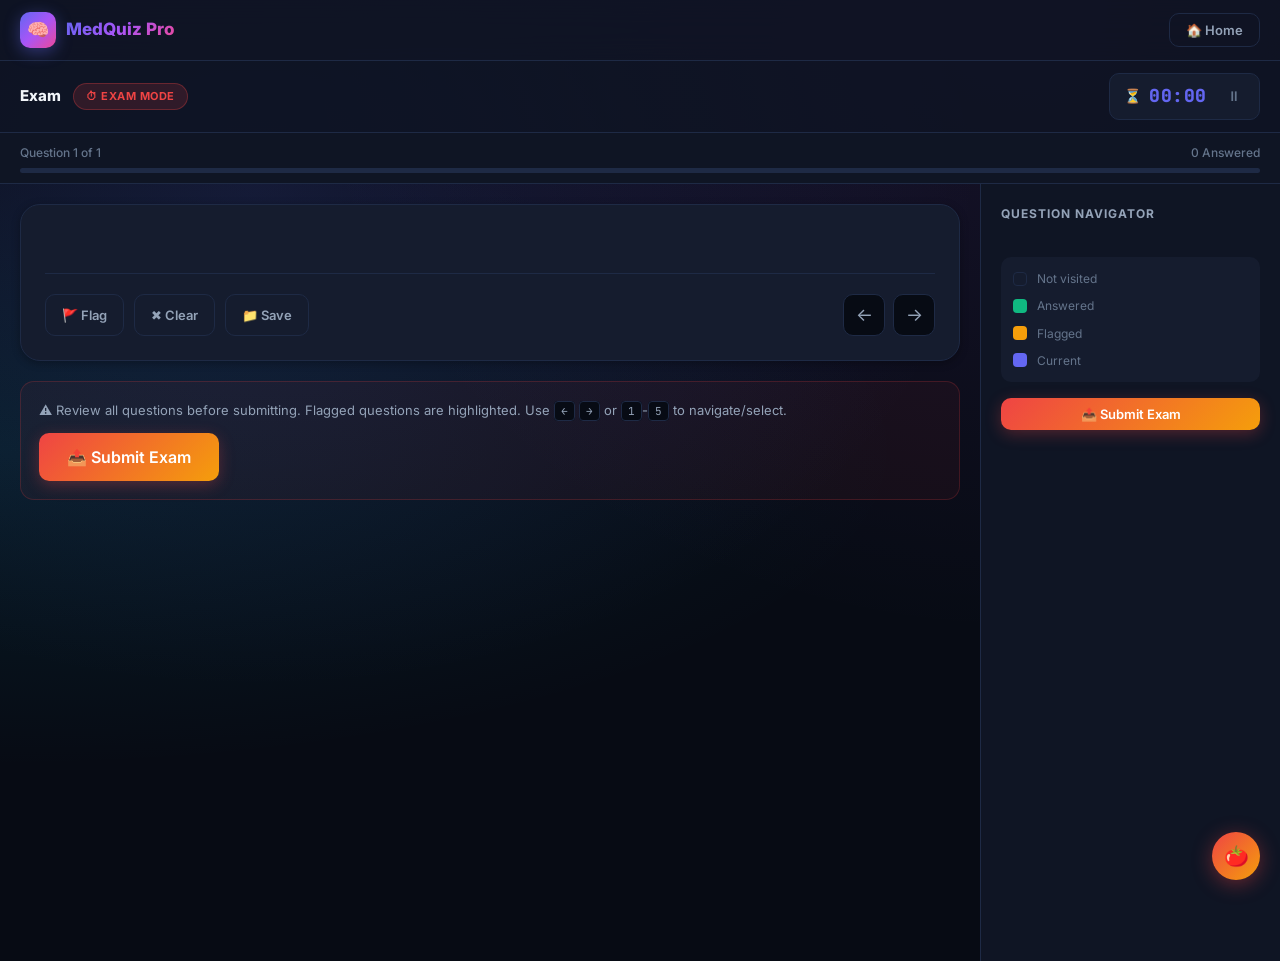
<file: exam.html>
<!DOCTYPE html>
<html lang="en">
<head>
  <meta charset="UTF-8">
  <meta name="viewport" content="width=device-width, initial-scale=1.0, maximum-scale=5.0">
  <meta name="theme-color" content="#0a0e1a">
  <title>Exam Mode — MedQuiz Pro</title>
  <link rel="preconnect" href="https://fonts.googleapis.com">
  <link rel="preconnect" href="https://fonts.gstatic.com" crossorigin>
  <link href="https://fonts.googleapis.com/css2?family=Inter:wght@400;500;600;700;800;900&family=JetBrains+Mono:wght@400;600&display=swap" rel="stylesheet">
  <link rel="stylesheet" href="css/style.css">
</head>
<body>
  <!-- Navbar (simplified for exam) -->
  <nav class="navbar no-print">
    <div class="nav-brand" onclick="window.location.href='index.html'">
      <div class="nav-logo">🧠</div>
      <span class="nav-brand-text">MedQuiz Pro</span>
    </div>
    <div class="nav-actions">
      <button class="btn btn-ghost btn-sm" onclick="confirmGoHome()">🏠 Home</button>
    </div>
  </nav>

  <div id="examScreen" class="screen active">
    <div class="quiz-header no-print">
      <div class="quiz-header-left">
        <span class="quiz-title">Exam</span>
        <span class="mode-badge exam">⏱ Exam Mode</span>
        <span id="scoringBadge" style="font-size:11px;color:var(--text-muted);display:none">+4/-1</span>
      </div>
      <div class="quiz-header-right">
        <span id="perQuestionTimer" style="font-size:12px;color:var(--text-muted);display:none"></span>
        <div class="timer-box" id="timerBox">
          <span class="timer-icon">⏳</span>
          <div class="timer-display" id="timerDisplay">00:00</div>
          <button class="timer-pause-btn" onclick="togglePause()" title="Pause">⏸</button>
        </div>
        <button class="nav-toggle-btn" onclick="toggleMobileNav()">📋 <span id="navBtnCount">Nav</span></button>
      </div>
    </div>

    <div class="progress-wrap no-print">
      <div class="progress-info">
        <span id="examProgressText">Question 1 of 1</span>
        <span id="examAnsweredText">0 Answered</span>
      </div>
      <div class="progress-bar-bg">
        <div class="progress-bar-fill" id="examProgressBar" style="width:0%"></div>
      </div>
    </div>

    <div class="exam-body">
      <div class="exam-question-panel">
        <div class="question-card" id="examQuestionCard">
          <div class="question-meta" id="examQuestionMeta"></div>
          <img class="question-image" id="examQuestionImage" alt="Question image">
          <div class="question-number" id="examQNumber"></div>
          <div class="question-text" id="examQuestionText"></div>
          <div class="options-list" id="examOptionsList"></div>
          <div class="exam-action-bar">
            <button class="flag-btn" id="flagBtn" onclick="toggleFlag()">🚩 Flag</button>
            <button class="flag-btn" onclick="clearAnswer()" title="Clear current answer">✖ Clear</button>
            <button class="flag-btn" onclick="saveToFolder(currentQ)" title="Save to review folder">📁 Save</button>
            <div class="nav-arrows">
              <button class="nav-arrow" id="examPrevBtn" onclick="examNavigate(-1)" title="Previous (←)">←</button>
              <button class="nav-arrow" id="examNextBtn" onclick="examNavigate(1)" title="Next (→)">→</button>
            </div>
          </div>
        </div>
        <div class="submit-section no-print" id="submitSection">
          <p>⚠️ Review all questions before submitting. Flagged questions are highlighted. Use <kbd>←</kbd> <kbd>→</kbd> or <kbd>1</kbd>-<kbd>5</kbd> to navigate/select.</p>
          <button class="btn btn-red btn-lg" onclick="showSubmitModal()">📤 Submit Exam</button>
        </div>
      </div>
      <div class="exam-nav-panel no-print">
        <div class="nav-panel-title">Question Navigator</div>
        <div class="nav-grid" id="navGrid"></div>
        <div class="nav-legend">
          <div class="legend-item"><div class="legend-dot" style="background:var(--bg-card);border:1px solid var(--border)"></div>Not visited</div>
          <div class="legend-item"><div class="legend-dot" style="background:var(--accent-green)"></div>Answered</div>
          <div class="legend-item"><div class="legend-dot" style="background:var(--accent-yellow)"></div>Flagged</div>
          <div class="legend-item"><div class="legend-dot" style="background:var(--accent)"></div>Current</div>
        </div>
        <button class="btn btn-red btn-full btn-sm" onclick="showSubmitModal()">📤 Submit Exam</button>
      </div>
    </div>
  </div>

  <!-- Mobile nav overlay -->
  <div class="mobile-nav-overlay" id="mobileNavOverlay" onclick="closeMobileNav()">
    <div class="mobile-nav-drawer" onclick="event.stopPropagation()">
      <div style="display:flex;justify-content:space-between;align-items:center;margin-bottom:16px">
        <div class="nav-panel-title" style="margin:0">Navigator</div>
        <button class="btn btn-ghost btn-sm" onclick="closeMobileNav()">✕</button>
      </div>
      <div class="nav-grid" id="mobileNavGrid"></div>
      <div class="nav-legend" style="margin-top:12px">
        <div class="legend-item"><div class="legend-dot" style="background:var(--bg-card);border:1px solid var(--border)"></div>Not visited</div>
        <div class="legend-item"><div class="legend-dot" style="background:var(--accent-green)"></div>Answered</div>
        <div class="legend-item"><div class="legend-dot" style="background:var(--accent-yellow)"></div>Flagged</div>
      </div>
      <div style="margin-top:16px">
        <button class="btn btn-red btn-full" onclick="showSubmitModal(); closeMobileNav()">📤 Submit Exam</button>
      </div>
    </div>
  </div>

  <!-- Pause overlay -->
  <div class="pause-overlay" id="pauseOverlay">
    <div class="pause-icon">⏸️</div>
    <h2>Exam Paused</h2>
    <p>Take a break. Your timer is paused.</p>
    <button class="btn btn-primary btn-lg" onclick="togglePause()">▶ Resume</button>
  </div>

  <!-- Modals -->
  <div class="modal-overlay" id="submitModal">
    <div class="modal-box">
      <div class="modal-icon">📤</div>
      <div class="modal-title">Submit Exam?</div>
      <div class="modal-body" id="submitModalBody"></div>
      <div class="modal-actions">
        <button class="btn btn-ghost" onclick="closeModal('submitModal')">Cancel</button>
        <button class="btn btn-red" onclick="submitExam()">Yes, Submit</button>
      </div>
    </div>
  </div>

  <div class="modal-overlay" id="timeUpModal">
    <div class="modal-box">
      <div class="modal-icon">⏰</div>
      <div class="modal-title">Time's Up!</div>
      <div class="modal-body">Your exam time has ended. Your answers have been automatically submitted.</div>
      <div class="modal-actions">
        <button class="btn btn-primary" onclick="closeModal('timeUpModal'); submitExam()">View Results</button>
      </div>
    </div>
  </div>

  <div class="modal-overlay" id="confirmHomeModal">
    <div class="modal-box">
      <div class="modal-icon">🏠</div>
      <div class="modal-title">Leave Quiz?</div>
      <div class="modal-body">Your current progress will be lost. Are you sure?</div>
      <div class="modal-actions">
        <button class="btn btn-ghost" onclick="closeModal('confirmHomeModal')">Stay</button>
        <button class="btn btn-red" onclick="closeModal('confirmHomeModal'); goHome()">Leave</button>
      </div>
    </div>
  </div>

  <!-- Fixed widgets -->
  <button class="pomodoro-toggle" id="pomodoroToggle" onclick="togglePomodoroWidget()" title="Pomodoro Timer">🍅</button>
  <div class="pomodoro-widget" id="pomodoroWidget">
    <div class="pomodoro-body">
      <div class="pomo-header">
        <span class="pomo-label" id="pomoLabel">FOCUS</span>
        <button class="btn btn-ghost btn-xs" onclick="togglePomodoroWidget()" style="padding:4px 8px">✕</button>
      </div>
      <div class="pomo-time" id="pomoTime">25:00</div>
      <div class="pomo-actions">
        <button class="btn btn-green btn-xs" id="pomoStartBtn" onclick="startPomodoro()">▶ Start</button>
        <button class="btn btn-ghost btn-xs" onclick="resetPomodoro()">↺</button>
        <button class="btn btn-ghost btn-xs" onclick="setPomodoroPreset(25)">25m</button>
        <button class="btn btn-ghost btn-xs" onclick="setPomodoroPreset(50)">50m</button>
      </div>
    </div>
  </div>

  <div class="toast" id="toast"></div>

  <script src="js/script.js"></script>
</body>
</html>
</file>
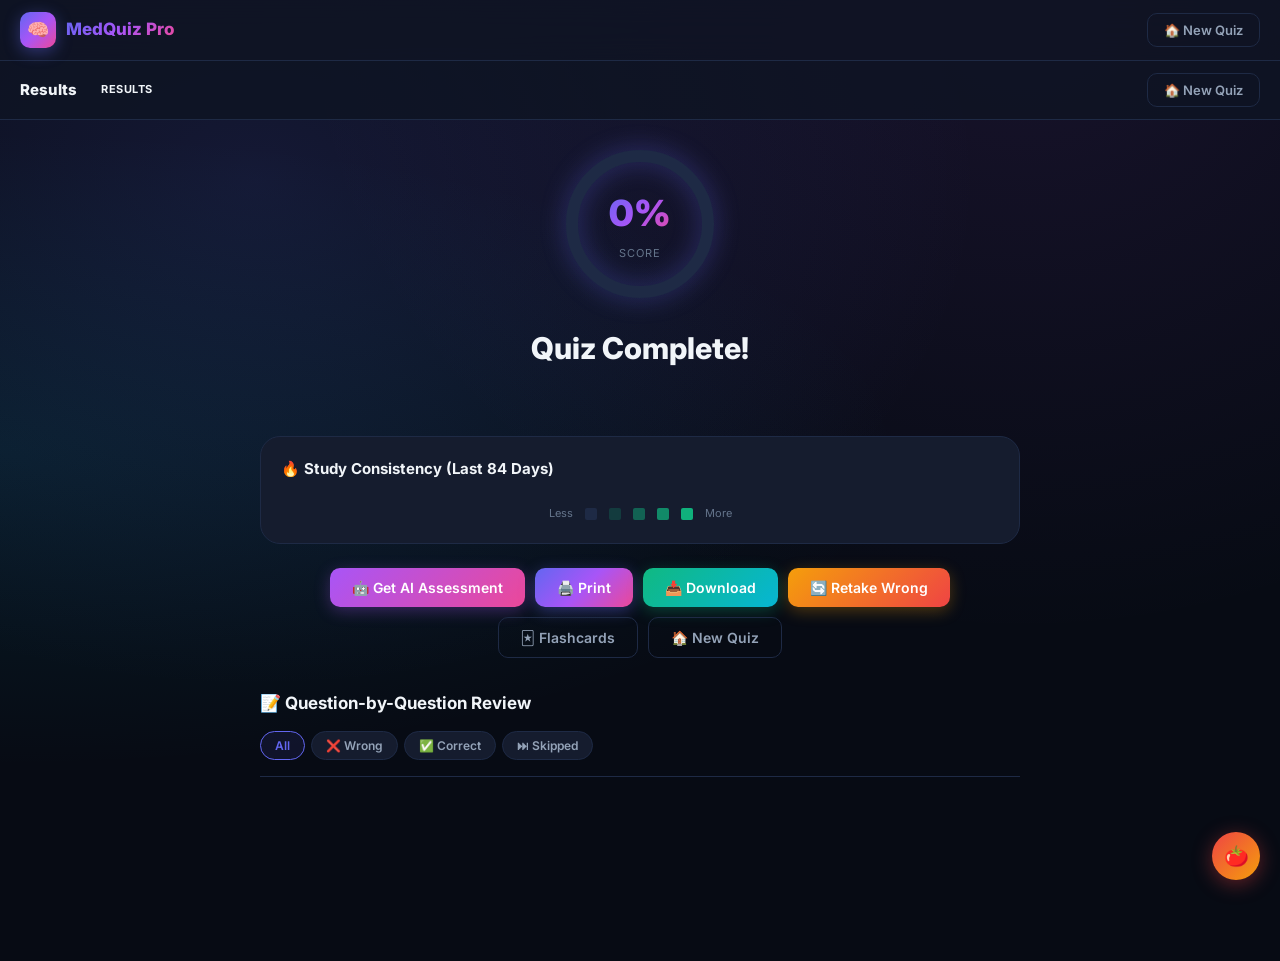
<file: results.html>
<!DOCTYPE html>
<html lang="en">
<head>
  <meta charset="UTF-8">
  <meta name="viewport" content="width=device-width, initial-scale=1.0, maximum-scale=5.0">
  <meta name="theme-color" content="#0a0e1a">
  <title>Results — MedQuiz Pro</title>
  <link rel="preconnect" href="https://fonts.googleapis.com">
  <link rel="preconnect" href="https://fonts.gstatic.com" crossorigin>
  <link href="https://fonts.googleapis.com/css2?family=Inter:wght@400;500;600;700;800;900&family=JetBrains+Mono:wght@400;600&display=swap" rel="stylesheet">
  <link rel="stylesheet" href="css/style.css">
</head>
<body>
  <nav class="navbar no-print">
    <div class="nav-brand" onclick="window.location.href='index.html'">
      <div class="nav-logo">🧠</div>
      <span class="nav-brand-text">MedQuiz Pro</span>
    </div>
    <div class="nav-actions">
      <button class="btn btn-ghost btn-sm" onclick="window.location.href='index.html'">🏠 New Quiz</button>
    </div>
  </nav>

  <div id="resultsScreen" class="screen active">
    <div class="quiz-header no-print">
      <div class="quiz-header-left">
        <span class="quiz-title">Results</span>
        <span class="mode-badge" id="resultModeBadge">Results</span>
      </div>
      <div class="quiz-header-right">
        <button class="btn btn-ghost btn-sm" onclick="window.location.href='index.html'">🏠 New Quiz</button>
      </div>
    </div>
    <div class="results-body">
      <div class="print-header">
        <h1 style="font-size:24px;margin-bottom:4px">MedQuiz Pro — Test Report</h1>
        <p id="printDate" style="color:#666;font-size:13px"></p>
      </div>
      <div class="results-header">
        <div class="score-ring-wrap">
          <div class="score-ring">
            <svg viewBox="0 0 160 160">
              <defs>
                <linearGradient id="gradScore" x1="0%" y1="0%" x2="100%" y2="100%">
                  <stop offset="0%" stop-color="#6366f1"/>
                  <stop offset="50%" stop-color="#a855f7"/>
                  <stop offset="100%" stop-color="#ec4899"/>
                </linearGradient>
              </defs>
              <circle class="ring-bg" cx="80" cy="80" r="68"/>
              <circle class="ring-fill" id="ringFill" cx="80" cy="80" r="68" stroke-dasharray="427" stroke-dashoffset="427"/>
            </svg>
            <div class="score-ring-text">
              <div class="score-percent" id="scorePercent">0%</div>
              <div class="score-label">Score</div>
            </div>
          </div>
        </div>
        <div class="results-title" id="resultsTitle">Quiz Complete!</div>
        <div class="results-subtitle" id="resultsSubtitle"></div>
      </div>

      <div class="results-stats" id="resultsStats"></div>

      <div class="weakness-dashboard" id="weaknessDashboard" style="display:none">
        <div class="weakness-title">📊 Topic-wise Accuracy</div>
        <div id="weaknessContent"></div>
      </div>

      <div class="heatmap-container" id="heatmapContainer">
        <div class="heatmap-title">🔥 Study Consistency (Last 84 Days)</div>
        <div class="heatmap-grid" id="heatmapGrid"></div>
        <div class="heatmap-legend">
          <span>Less</span>
          <div class="heatmap-legend-dot" style="background:var(--heatmap-empty)"></div>
          <div class="heatmap-legend-dot" style="background:var(--heatmap-l1)"></div>
          <div class="heatmap-legend-dot" style="background:var(--heatmap-l2)"></div>
          <div class="heatmap-legend-dot" style="background:var(--heatmap-l3)"></div>
          <div class="heatmap-legend-dot" style="background:var(--heatmap-l4)"></div>
          <span>More</span>
        </div>
      </div>

      <div class="ai-assessment" id="aiAssessment">
        <div class="ai-assessment-header">✨ AI Performance Assessment</div>
        <div class="ai-assessment-content" id="aiAssessmentContent"></div>
      </div>

      <div class="results-actions no-print">
        <button class="btn btn-ai" onclick="getAIAssessment()" id="aiAssessBtn">🤖 Get AI Assessment</button>
        <button class="btn btn-primary" onclick="window.print()">🖨️ Print</button>
        <button class="btn btn-green" onclick="downloadResults()">📥 Download</button>
        <button class="btn btn-orange" onclick="retakeWrong()" id="retakeWrongBtn">🔄 Retake Wrong</button>
        <button class="btn btn-ghost" onclick="openFlashcards()">🃏 Flashcards</button>
        <button class="btn btn-ghost" onclick="window.location.href='index.html'">🏠 New Quiz</button>
      </div>

      <div class="review-list" id="reviewList">
        <h3>📝 Question-by-Question Review</h3>
        <div class="review-filters no-print" id="reviewFilters">
          <button class="review-filter active" data-filter="all" onclick="filterReview('all')">All</button>
          <button class="review-filter" data-filter="wrong" onclick="filterReview('wrong')">❌ Wrong</button>
          <button class="review-filter" data-filter="correct" onclick="filterReview('correct')">✅ Correct</button>
          <button class="review-filter" data-filter="skipped" onclick="filterReview('skipped')">⏭ Skipped</button>
        </div>
        <div id="reviewItems"></div>
      </div>
    </div>
  </div>

  <!-- Flashcard overlay -->
  <div class="flashcard-overlay" id="flashcardOverlay">
    <div class="flashcard" id="flashcard" onclick="flipFlashcard()">
      <div class="fc-front" id="fcFront"></div>
      <div class="fc-back" id="fcBack"></div>
    </div>
    <div class="fc-nav">
      <button class="btn btn-ghost btn-sm" onclick="prevFlashcard()">←</button>
      <span class="fc-counter" id="fcCounter">1/1</span>
      <button class="btn btn-ghost btn-sm" onclick="nextFlashcard()">→</button>
      <button class="btn btn-red btn-sm" onclick="closeFlashcards()">✕ Close</button>
    </div>
  </div>

  <button class="pomodoro-toggle" id="pomodoroToggle" onclick="togglePomodoroWidget()" title="Pomodoro Timer">🍅</button>
  <div class="pomodoro-widget" id="pomodoroWidget">
    <div class="pomodoro-body">
      <div class="pomo-header">
        <span class="pomo-label" id="pomoLabel">FOCUS</span>
        <button class="btn btn-ghost btn-xs" onclick="togglePomodoroWidget()" style="padding:4px 8px">✕</button>
      </div>
      <div class="pomo-time" id="pomoTime">25:00</div>
      <div class="pomo-actions">
        <button class="btn btn-green btn-xs" id="pomoStartBtn" onclick="startPomodoro()">▶ Start</button>
        <button class="btn btn-ghost btn-xs" onclick="resetPomodoro()">↺</button>
        <button class="btn btn-ghost btn-xs" onclick="setPomodoroPreset(25)">25m</button>
        <button class="btn btn-ghost btn-xs" onclick="setPomodoroPreset(50)">50m</button>
      </div>
    </div>
  </div>

  <div class="toast" id="toast"></div>

  <script src="js/script.js"></script>
</body>
</html>
</file>
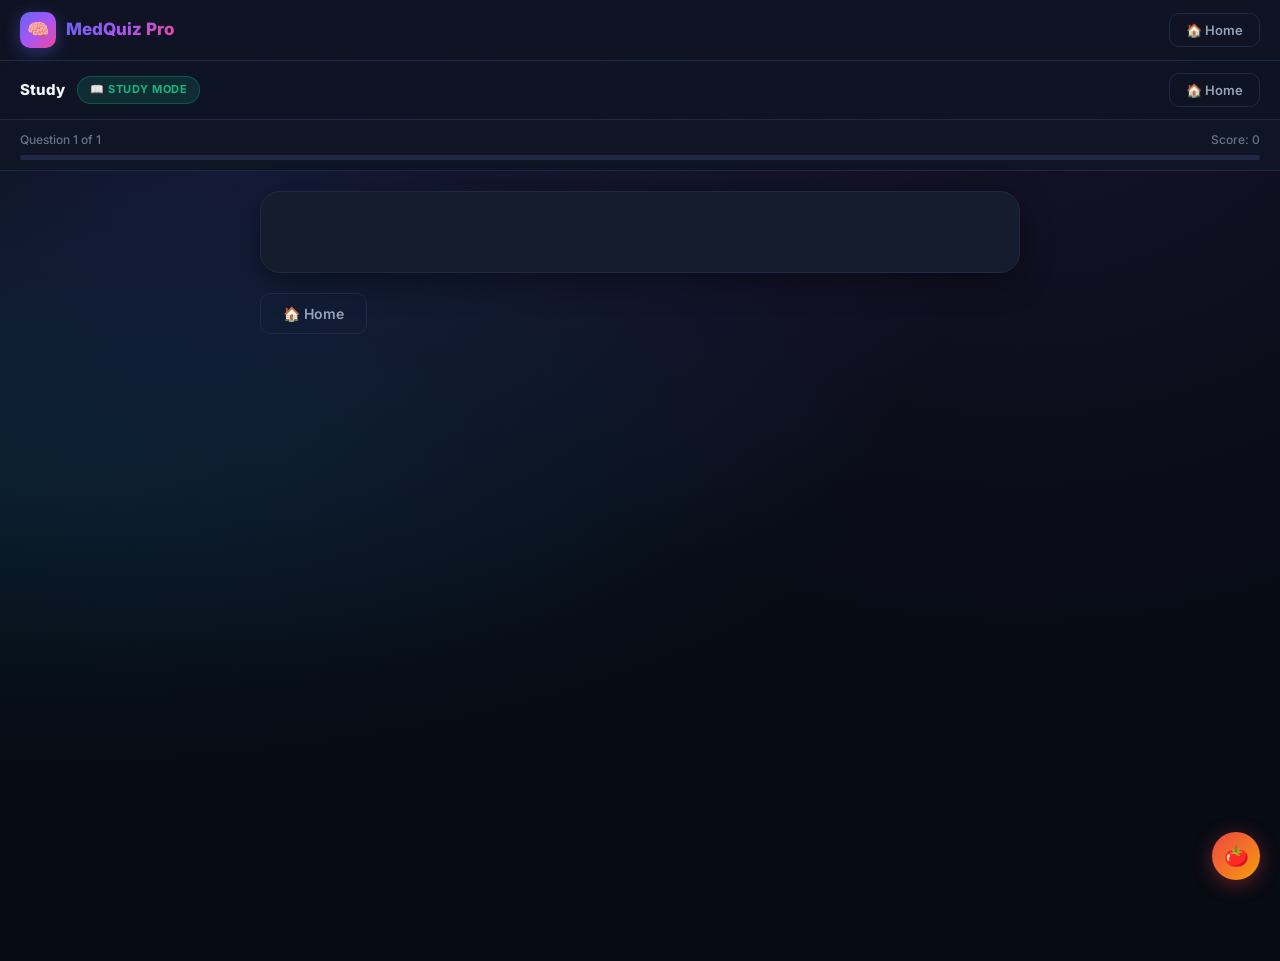
<file: study.html>
<!DOCTYPE html>
<html lang="en">
<head>
  <meta charset="UTF-8">
  <meta name="viewport" content="width=device-width, initial-scale=1.0, maximum-scale=5.0">
  <meta name="theme-color" content="#0a0e1a">
  <title>Study Mode — MedQuiz Pro</title>
  <link rel="preconnect" href="https://fonts.googleapis.com">
  <link rel="preconnect" href="https://fonts.gstatic.com" crossorigin>
  <link href="https://fonts.googleapis.com/css2?family=Inter:wght@400;500;600;700;800;900&family=JetBrains+Mono:wght@400;600&display=swap" rel="stylesheet">
  <link rel="stylesheet" href="css/style.css">
</head>
<body>
  <nav class="navbar no-print">
    <div class="nav-brand" onclick="window.location.href='index.html'">
      <div class="nav-logo">🧠</div>
      <span class="nav-brand-text">MedQuiz Pro</span>
    </div>
    <div class="nav-actions">
      <button class="btn btn-ghost btn-sm" onclick="confirmGoHome()">🏠 Home</button>
    </div>
  </nav>

  <div id="studyScreen" class="screen active">
    <div class="quiz-header no-print">
      <div class="quiz-header-left">
        <span class="quiz-title">Study</span>
        <span class="mode-badge study">📖 Study Mode</span>
      </div>
      <div class="quiz-header-right">
        <button class="btn btn-ghost btn-sm" onclick="confirmGoHome()">🏠 Home</button>
      </div>
    </div>
    <div class="progress-wrap no-print">
      <div class="progress-info">
        <span id="studyProgressText">Question 1 of 1</span>
        <span id="studyScoreText">Score: 0</span>
      </div>
      <div class="progress-bar-bg">
        <div class="progress-bar-fill" id="studyProgressBar" style="width:0%"></div>
      </div>
    </div>
    <div class="study-body">
      <div class="study-card">
        <div class="question-meta" id="studyQuestionMeta"></div>
        <img class="question-image" id="studyQuestionImage" alt="Question image">
        <div class="question-number" id="studyQNumber"></div>
        <div class="question-text" id="studyQuestionText"></div>
        <div class="options-list" id="studyOptionsList"></div>
        <div class="result-feedback" id="resultFeedback"></div>
        <div class="explanation-box" id="explanationBox">
          <div class="explanation-header">
            <div class="explanation-header-left">💡 Explanation</div>
            <div style="display:flex;gap:6px;flex-wrap:wrap">
              <button class="btn btn-ai btn-sm" id="aiExplainBtn" onclick="getAIExplanation('standard')" style="display:none">✨ Ask AI</button>
            </div>
          </div>
          <div class="explanation-text" id="explanationText"></div>
          <div class="ai-prompt-chips" id="aiPromptChips" style="display:none">
            <button class="ai-prompt-chip" onclick="getAIExplanation('stepbystep')">📝 Explain Step-by-Step</button>
            <button class="ai-prompt-chip" onclick="getAIExplanation('mnemonic')">🧠 Give Me a Mnemonic</button>
            <button class="ai-prompt-chip" onclick="getAIExplanation('contrast')">⚖️ Contrast with 2nd Best</button>
            <button class="ai-prompt-chip" onclick="getAIExplanation('clinical')">🏥 Clinical Correlation</button>
          </div>
          <div class="ai-panel" id="aiExplainPanel">
            <div class="ai-panel-header">🤖 AI Deep Explanation</div>
            <div class="ai-panel-content" id="aiExplainContent"></div>
          </div>
        </div>
      </div>
      <div class="study-nav">
        <button class="btn btn-ghost" onclick="confirmGoHome()">🏠 Home</button>
        <button class="btn btn-primary" id="studyNextBtn" onclick="studyNext()" style="display:none">Next Question →</button>
        <button class="btn btn-green" id="studyFinishBtn" onclick="finishStudy()" style="display:none">🏁 Finish & See Results</button>
      </div>
    </div>
  </div>

  <!-- Modals -->
  <div class="modal-overlay" id="confirmHomeModal">
    <div class="modal-box">
      <div class="modal-icon">🏠</div>
      <div class="modal-title">Leave Quiz?</div>
      <div class="modal-body">Your current progress will be lost. Are you sure?</div>
      <div class="modal-actions">
        <button class="btn btn-ghost" onclick="closeModal('confirmHomeModal')">Stay</button>
        <button class="btn btn-red" onclick="closeModal('confirmHomeModal'); goHome()">Leave</button>
      </div>
    </div>
  </div>

  <button class="pomodoro-toggle" id="pomodoroToggle" onclick="togglePomodoroWidget()" title="Pomodoro Timer">🍅</button>
  <div class="pomodoro-widget" id="pomodoroWidget">
    <div class="pomodoro-body">
      <div class="pomo-header">
        <span class="pomo-label" id="pomoLabel">FOCUS</span>
        <button class="btn btn-ghost btn-xs" onclick="togglePomodoroWidget()" style="padding:4px 8px">✕</button>
      </div>
      <div class="pomo-time" id="pomoTime">25:00</div>
      <div class="pomo-actions">
        <button class="btn btn-green btn-xs" id="pomoStartBtn" onclick="startPomodoro()">▶ Start</button>
        <button class="btn btn-ghost btn-xs" onclick="resetPomodoro()">↺</button>
        <button class="btn btn-ghost btn-xs" onclick="setPomodoroPreset(25)">25m</button>
        <button class="btn btn-ghost btn-xs" onclick="setPomodoroPreset(50)">50m</button>
      </div>
    </div>
  </div>

  <div class="toast" id="toast"></div>

  <script src="js/script.js"></script>
</body>
</html>
</file>
<file: css/style.css>
* { 
  margin: 0; 
  padding: 0; 
  box-sizing: border-box; 
  -webkit-tap-highlight-color: transparent; 
}

:root {
  --bg-primary: #070b14;
  --bg-secondary: #0f1524;
  --bg-card: #151c2e;
  --bg-card-hover: #1c2540;
  --bg-elevated: #1a2138;
  --accent: #6366f1;
  --accent-hover: #4f46e5;
  --accent-glow: rgba(99, 102, 241, 0.4);
  --accent-blue: #3b82f6;
  --accent-cyan: #06b6d4;
  --accent-green: #10b981;
  --accent-red: #ef4444;
  --accent-yellow: #f59e0b;
  --accent-purple: #a855f7;
  --accent-pink: #ec4899;
  --text-primary: #f1f5f9;
  --text-secondary: #94a3b8;
  --text-muted: #64748b;
  --border: #1e2a45;
  --border-light: #2d3b5a;
  --shadow-sm: 0 2px 8px rgba(0, 0, 0, 0.3);
  --shadow: 0 8px 32px rgba(0, 0, 0, 0.4);
  --shadow-lg: 0 20px 60px rgba(0, 0, 0, 0.5);
  --shadow-glow: 0 0 40px var(--accent-glow);
  --radius: 14px;
  --radius-sm: 10px;
  --radius-lg: 20px;
  --gradient-primary: linear-gradient(135deg, #6366f1 0%, #a855f7 50%, #ec4899 100%);
  --gradient-success: linear-gradient(135deg, #10b981 0%, #06b6d4 100%);
  --gradient-danger: linear-gradient(135deg, #ef4444 0%, #f59e0b 100%);
  --gradient-mesh: radial-gradient(at 20% 20%, rgba(99, 102, 241, 0.15) 0px, transparent 50%),
    radial-gradient(at 80% 0%, rgba(168, 85, 247, 0.1) 0px, transparent 50%),
    radial-gradient(at 0% 50%, rgba(6, 182, 212, 0.1) 0px, transparent 50%);
  --transition: 0.25s cubic-bezier(0.4, 0, 0.2, 1);
  --pomodoro-bg: rgba(239, 68, 68, 0.08);
  --heatmap-empty: #1e2a45;
  --heatmap-l1: rgba(16, 185, 129, 0.2);
  --heatmap-l2: rgba(16, 185, 129, 0.45);
  --heatmap-l3: rgba(16, 185, 129, 0.7);
  --heatmap-l4: rgba(16, 185, 129, 0.95);
}

[data-theme="light"] {
  --bg-primary: #f8fafc;
  --bg-secondary: #ffffff;
  --bg-card: #ffffff;
  --bg-card-hover: #f1f5f9;
  --bg-elevated: #f8fafc;
  --text-primary: #0f172a;
  --text-secondary: #475569;
  --text-muted: #64748b;
  --border: #e2e8f0;
  --border-light: #cbd5e1;
  --shadow: 0 8px 32px rgba(0, 0, 0, 0.08);
  --shadow-lg: 0 20px 60px rgba(0, 0, 0, 0.1);
  --heatmap-empty: #e2e8f0;
  --heatmap-l1: rgba(16, 185, 129, 0.25);
  --heatmap-l2: rgba(16, 185, 129, 0.5);
  --heatmap-l3: rgba(16, 185, 129, 0.75);
  --heatmap-l4: rgba(16, 185, 129, 1);
}

html { scroll-behavior: smooth; }

body {
  font-family: 'Inter', system-ui, -apple-system, sans-serif;
  background: var(--bg-primary);
  background-image: var(--gradient-mesh);
  background-attachment: fixed;
  color: var(--text-primary);
  min-height: 100vh;
  line-height: 1.6;
  -webkit-font-smoothing: antialiased;
  overflow-x: hidden;
}

/* ── Refined Custom Scrollbar ── */
::-webkit-scrollbar { width: 6px; height: 6px; }
::-webkit-scrollbar-track { background: transparent; }
::-webkit-scrollbar-thumb { background: var(--border-light); border-radius: 8px; }
::-webkit-scrollbar-thumb:hover { background: var(--accent); }

/* ── Global Focus & Micro-Interactions ── */
button:focus-visible, 
input:focus-visible, 
textarea:focus-visible, 
select:focus-visible, 
.mode-card:focus-visible,
.feature-chip:focus-visible {
  outline: none;
  box-shadow: 0 0 0 3px var(--accent-glow);
  border-color: var(--accent) !important;
}

/* Global Squish effect for premium mobile tactility */
button:active:not(:disabled):not(.btn-loading), 
.nav-icon-btn:active,
.nav-brand:active,
.mode-card:active,
.feature-chip:active,
.smart-filter-chip:active {
  transform: scale(0.96) !important;
}

.screen { display: none; min-height: 100vh; animation: fadeIn 0.4s cubic-bezier(0.16,1,0.3,1) forwards; }
.screen.active { display: flex; flex-direction: column; }

@keyframes fadeIn { from { opacity: 0; transform: translateY(8px); } to { opacity: 1; transform: translateY(0); } }
@keyframes slideUp { from { opacity: 0; transform: translateY(20px); } to { opacity: 1; transform: translateY(0); } }
@keyframes shimmer { 0% { background-position: -1000px 0; } 100% { background-position: 1000px 0; } }
@keyframes pulse { 0%,100% { opacity: 1; } 50% { opacity: 0.5; } }
@keyframes pulseGlow { 0%,100% { box-shadow: 0 0 20px var(--accent-glow); } 50% { box-shadow: 0 0 40px var(--accent-glow); } }
@keyframes spin { to { transform: rotate(360deg); } }
@keyframes bounce { 0%,100% { transform: translateY(0); } 50% { transform: translateY(-6px); } }
@keyframes scaleIn { from { opacity: 0; transform: scale(0.95); } to { opacity: 1; transform: scale(1); } }
@keyframes fillBar { from { width: 0%; } }

.navbar {
  position: sticky; top: 0; z-index: 100;
  background: rgba(15,21,36,0.8);
  backdrop-filter: blur(20px); -webkit-backdrop-filter: blur(20px);
  border-bottom: 1px solid var(--border);
  padding: 12px 20px;
  display: flex; align-items: center; justify-content: space-between;
  gap: 12px; flex-wrap: wrap;
  transition: background 0.3s ease, box-shadow 0.3s ease;
}
[data-theme="light"] .navbar { background: rgba(255,255,255,0.85); }
.navbar.scrolled { box-shadow: 0 4px 24px rgba(0,0,0,0.3); }

.nav-brand { display: flex; align-items: center; gap: 10px; cursor: pointer; user-select: none; transition: transform 0.2s cubic-bezier(0.4, 0, 0.2, 1); }
.nav-brand:hover { transform: scale(1.02); }
.nav-logo {
  width: 36px; height: 36px;
  background: var(--gradient-primary);
  border-radius: 10px;
  display: flex; align-items: center; justify-content: center;
  font-size: 18px; box-shadow: 0 4px 16px var(--accent-glow);
}
.nav-brand-text {
  font-weight: 800; font-size: 17px;
  background: var(--gradient-primary);
  -webkit-background-clip: text; -webkit-text-fill-color: transparent; background-clip: text;
}

.nav-actions { display: flex; align-items: center; gap: 8px; flex-wrap: wrap; }

.nav-icon-btn {
  width: 38px; height: 38px; border-radius: 10px;
  border: 1px solid var(--border); background: var(--bg-card);
  color: var(--text-secondary); cursor: pointer;
  display: flex; align-items: center; justify-content: center;
  font-size: 16px; transition: var(--transition); position: relative;
}
.nav-icon-btn:hover { border-color: var(--accent); color: var(--accent); transform: translateY(-2px); box-shadow: 0 4px 12px rgba(0,0,0,0.15); }
.nav-icon-btn.active { background: var(--accent); color: white; border-color: var(--accent); }
.nav-icon-btn .badge-dot { position: absolute; top: 4px; right: 4px; width: 8px; height: 8px; border-radius: 50%; background: var(--accent-red); display: none; }
.nav-icon-btn .badge-dot.show { display: block; }

.ai-status { display: flex; align-items: center; gap: 6px; padding: 6px 12px; border-radius: 20px; font-size: 11px; font-weight: 600; background: var(--bg-card); border: 1px solid var(--border); transition: var(--transition); cursor: default; }
.ai-status:hover { border-color: var(--border-light); }
.ai-status-dot { width: 8px; height: 8px; border-radius: 50%; background: var(--text-muted); }
.ai-status.connected .ai-status-dot { background: var(--accent-green); box-shadow: 0 0 8px var(--accent-green); animation: pulse 2s infinite; }

#homeScreen { align-items: center; padding: 16px 16px 40px; }
.hero { text-align: center; padding: 40px 16px 32px; max-width: 780px; width: 100%; }
.hero-badge { display: inline-flex; align-items: center; gap: 6px; padding: 6px 14px; border-radius: 20px; background: rgba(99,102,241,0.1); border: 1px solid rgba(99,102,241,0.3); color: var(--accent); font-size: 12px; font-weight: 600; margin-bottom: 20px; animation: slideUp 0.5s ease forwards; }
.hero-logo { width: 80px; height: 80px; background: var(--gradient-primary); border-radius: 24px; display: flex; align-items: center; justify-content: center; font-size: 36px; margin: 0 auto 20px; box-shadow: var(--shadow-glow); animation: pulseGlow 3s infinite; }
.hero h1 { font-size: clamp(28px,6vw,44px); font-weight: 900; letter-spacing: -0.02em; margin-bottom: 12px; background: var(--gradient-primary); -webkit-background-clip: text; -webkit-text-fill-color: transparent; background-clip: text; line-height: 1.1; }
.hero p { color: var(--text-secondary); font-size: clamp(14px,2.5vw,16px); max-width: 560px; margin: 0 auto; }
.features-strip { display: flex; flex-wrap: wrap; gap: 8px; justify-content: center; margin-top: 20px; }

/* ── Interactive Feature Chips ── */
.feature-chip { 
  padding: 6px 12px; border-radius: 20px; background: var(--bg-card); 
  border: 1px solid var(--border); font-size: 11px; font-weight: 600; 
  color: var(--text-secondary); display: flex; align-items: center; gap: 4px;
  transition: var(--transition); cursor: default;
}
.feature-chip:hover {
  transform: translateY(-2px);
  border-color: var(--accent);
  color: var(--accent);
  box-shadow: 0 4px 12px rgba(99,102,241,0.15);
}

.home-card { 
  background: var(--bg-card); border: 1px solid var(--border); 
  border-radius: var(--radius-lg); padding: 28px; width: 100%; max-width: 780px; 
  box-shadow: var(--shadow); margin-bottom: 20px; transition: var(--transition); 
}
.home-card:hover { box-shadow: var(--shadow-lg); border-color: var(--border-light); }

.card-title { font-size: 17px; font-weight: 700; margin-bottom: 6px; display: flex; align-items: center; gap: 10px; }
.card-title-icon { width: 32px; height: 32px; background: rgba(99,102,241,0.15); color: var(--accent); border-radius: 8px; display: flex; align-items: center; justify-content: center; font-size: 16px; flex-shrink: 0; }
.hint { font-size: 13px; color: var(--text-muted); margin-bottom: 14px; line-height: 1.6; }
.hint code { background: var(--bg-primary); padding: 2px 6px; border-radius: 4px; font-size: 11px; color: var(--accent); font-family: 'JetBrains Mono', monospace; }

.json-textarea { 
  width: 100%; min-height: 220px; background: var(--bg-primary); 
  border: 1.5px solid var(--border); border-radius: var(--radius-sm); 
  color: var(--text-primary); font-family: 'JetBrains Mono', monospace; 
  font-size: 12px; padding: 16px; resize: vertical; transition: var(--transition); 
  outline: none; line-height: 1.6; 
}
.json-textarea:focus { border-color: var(--accent); box-shadow: 0 0 0 3px var(--accent-glow); }
.json-textarea::placeholder { color: var(--text-muted); }

.action-row { display: flex; gap: 10px; margin-top: 14px; flex-wrap: wrap; }

.btn {
  display: inline-flex; align-items: center; justify-content: center; gap: 8px;
  padding: 11px 22px; border-radius: var(--radius-sm); border: none; cursor: pointer;
  font-size: 14px; font-weight: 600; font-family: inherit; transition: var(--transition);
  text-decoration: none; position: relative; overflow: hidden; white-space: nowrap;
}
.btn::before { content: ''; position: absolute; top: 50%; left: 50%; width: 0; height: 0; background: rgba(255,255,255,0.2); border-radius: 50%; transform: translate(-50%,-50%); transition: width 0.4s, height 0.4s; }
.btn:hover::before { width: 300px; height: 300px; }
.btn>* { position: relative; z-index: 1; }

.btn-primary { background: var(--gradient-primary); color: white; box-shadow: 0 4px 16px var(--accent-glow); }
.btn-primary:hover { transform: translateY(-2px); box-shadow: 0 8px 24px var(--accent-glow); }
.btn-ghost { background: transparent; border: 1px solid var(--border); color: var(--text-secondary); }
.btn-ghost:hover { border-color: var(--accent); color: var(--accent); background: rgba(99,102,241,0.05); }
.btn-green { background: var(--gradient-success); color: white; box-shadow: 0 4px 16px rgba(16,185,129,0.3); }
.btn-green:hover { transform: translateY(-2px); }
.btn-red { background: var(--gradient-danger); color: white; box-shadow: 0 4px 16px rgba(239,68,68,0.3); }
.btn-red:hover { transform: translateY(-2px); }
.btn-ai { background: linear-gradient(135deg, #a855f7, #ec4899); color: white; box-shadow: 0 4px 16px rgba(168,85,247,0.3); }
.btn-ai:hover { transform: translateY(-2px); box-shadow: 0 8px 24px rgba(168,85,247,0.5); }
.btn-orange { background: linear-gradient(135deg, #f59e0b, #ef4444); color: white; box-shadow: 0 4px 16px rgba(245,158,11,0.3); }
.btn-orange:hover { transform: translateY(-2px); }
.btn-sm { padding: 8px 16px; font-size: 13px; }
.btn-lg { padding: 14px 28px; font-size: 16px; }
.btn-full { width: 100%; }
.btn-xs { padding: 5px 10px; font-size: 11px; border-radius: 6px; }

.parse-status { margin-top: 12px; padding: 12px 16px; border-radius: var(--radius-sm); font-size: 13px; display: none; animation: slideUp 0.3s ease forwards; white-space: pre-wrap; }
.parse-status.success { background: rgba(16,185,129,0.1); border: 1px solid rgba(16,185,129,0.3); color: var(--accent-green); }
.parse-status.error { background: rgba(239,68,68,0.1); border: 1px solid rgba(239,68,68,0.3); color: var(--accent-red); }
.parse-status.info { background: rgba(59,130,246,0.1); border: 1px solid rgba(59,130,246,0.3); color: var(--accent-blue); }

.q-preview { margin-top: 24px; display: none; animation: slideUp 0.4s ease forwards; }
.q-preview h3 { font-size: 14px; color: var(--text-secondary); margin-bottom: 12px; font-weight: 600; }
.q-chip-list { display: flex; flex-wrap: wrap; gap: 6px; max-height: 140px; overflow-y: auto; margin-bottom: 16px; padding: 10px; background: var(--bg-primary); border-radius: var(--radius-sm); }
.q-chip { background: var(--bg-card); border: 1px solid var(--border); border-radius: 20px; padding: 5px 12px; font-size: 11px; color: var(--text-secondary); }
.stats-bar { display: grid; grid-template-columns: repeat(auto-fit, minmax(90px, 1fr)); gap: 12px; padding: 16px; background: var(--bg-primary); border: 1px solid var(--border); border-radius: var(--radius-sm); }
.stat-item { text-align: center; }
.stat-item .stat-val { font-size: 22px; font-weight: 800; background: var(--gradient-primary); -webkit-background-clip: text; -webkit-text-fill-color: transparent; background-clip: text; }
.stat-item .stat-lbl { font-size: 10px; color: var(--text-muted); text-transform: uppercase; letter-spacing: 0.5px; margin-top: 2px; }

/* ── BULLETPROOF QUIZ CONFIG REVEAL ── */
.quiz-config-section {
  display: none;
}
.quiz-config-section.revealed {
  display: block;
  animation: slideUp 0.5s cubic-bezier(0.16,1,0.3,1) forwards;
}

.mode-selector { margin-top: 24px; animation: slideUp 0.4s ease forwards; }
.mode-selector h3 { font-size: 16px; font-weight: 700; margin-bottom: 14px; }
.mode-cards { display: grid; grid-template-columns: repeat(auto-fit, minmax(200px, 1fr)); gap: 12px; }
.mode-card { 
  background: var(--bg-primary); border: 2px solid var(--border); 
  border-radius: var(--radius); padding: 20px; cursor: pointer; 
  transition: var(--transition); text-align: center; position: relative; overflow: hidden; 
}
.mode-card:hover { border-color: var(--accent); transform: translateY(-4px); box-shadow: var(--shadow); background: rgba(99,102,241,0.03); }
.mode-card.selected { border-color: var(--accent); background: rgba(99,102,241,0.08); box-shadow: 0 0 0 3px var(--accent-glow); }
.mode-card .mode-icon { font-size: 32px; margin-bottom: 10px; display: block; transition: transform 0.3s; }
.mode-card:hover .mode-icon { transform: scale(1.1); color: var(--accent); }
.mode-card .mode-name { font-weight: 700; font-size: 15px; margin-bottom: 6px; }
.mode-card .mode-desc { font-size: 11px; color: var(--text-muted); line-height: 1.5; }

.timer-config { margin-top: 20px; padding: 16px; background: var(--bg-primary); border: 1px solid var(--border); border-radius: var(--radius-sm); display: none; }
.timer-config.show { display: block; animation: slideUp 0.3s forwards; }
.timer-config label { font-size: 13px; font-weight: 600; margin-bottom: 8px; display: block; color: var(--text-secondary); }
.timer-presets { display: flex; gap: 8px; flex-wrap: wrap; margin-bottom: 12px; }
.timer-preset { padding: 6px 12px; border-radius: 20px; border: 1px solid var(--border); background: var(--bg-card); color: var(--text-secondary); font-size: 12px; font-weight: 600; cursor: pointer; transition: var(--transition); }
.timer-preset:hover,.timer-preset.active { border-color: var(--accent); color: var(--accent); background: rgba(99,102,241,0.1); }
.custom-time { display: flex; align-items: center; gap: 10px; flex-wrap: wrap; }
.custom-time input { width: 90px; padding: 8px 12px; background: var(--bg-card); border: 1px solid var(--border); border-radius: 8px; color: var(--text-primary); font-family: inherit; outline: none; font-size: 14px; transition: var(--transition); }
.start-section { margin-top: 20px; display: none; animation: slideUp 0.3s forwards; }

.scoring-config { margin-top: 16px; padding: 14px; background: var(--bg-primary); border: 1px solid var(--border); border-radius: var(--radius-sm); display: none; }
.scoring-config.show { display: block; animation: slideUp 0.3s forwards; }
.scoring-config label { font-size: 13px; font-weight: 600; color: var(--text-secondary); display: flex; align-items: center; gap: 8px; cursor: pointer; }
.scoring-config input[type="checkbox"] { accent-color: var(--accent); width: 18px; height: 18px; cursor: pointer; }

.smart-filters { display: flex; flex-wrap: wrap; gap: 8px; margin-top: 16px; }
.smart-filter-chip { padding: 8px 14px; border-radius: 20px; border: 1.5px solid var(--border); background: var(--bg-card); color: var(--text-secondary); cursor: pointer; font-size: 12px; font-weight: 600; transition: var(--transition); display: flex; align-items: center; gap: 6px; }
.smart-filter-chip:hover,.smart-filter-chip.active { border-color: var(--accent); color: var(--accent); background: rgba(99,102,241,0.1); transform: translateY(-2px); }

.milestone-bar { margin-top: 16px; padding: 14px; background: var(--bg-primary); border: 1px solid var(--border); border-radius: var(--radius-sm); display: none; }
.milestone-bar.show { display: block; animation: slideUp 0.3s forwards; }
.milestone-header { display: flex; justify-content: space-between; align-items: center; margin-bottom: 8px; font-size: 13px; font-weight: 600; }
.milestone-progress-bg { height: 10px; background: var(--border); border-radius: 5px; overflow: hidden; }
.milestone-progress-fill { height: 100%; background: var(--gradient-success); border-radius: 5px; transition: width 0.6s ease; animation: fillBar 1s ease forwards; }

/* ═══════════════════════════════════════════════
   EXAM, STUDY & RESULTS BODY 
   (Kept pristine to protect quiz logic)
═══════════════════════════════════════════════ */
.quiz-header { background: rgba(15,21,36,0.85); backdrop-filter: blur(20px); -webkit-backdrop-filter: blur(20px); border-bottom: 1px solid var(--border); padding: 12px 20px; display: flex; align-items: center; justify-content: space-between; flex-wrap: wrap; gap: 10px; position: sticky; top: 0; z-index: 100; }
[data-theme="light"] .quiz-header { background: rgba(255,255,255,0.9); }
.quiz-header-left { display: flex; align-items: center; gap: 12px; flex-wrap: wrap; }
.quiz-header-right { display: flex; align-items: center; gap: 10px; flex-wrap: wrap; }
.quiz-title { font-size: 15px; font-weight: 800; }
.mode-badge { padding: 4px 12px; border-radius: 20px; font-size: 11px; font-weight: 700; text-transform: uppercase; letter-spacing: 0.5px; }
.mode-badge.exam { background: rgba(239,68,68,0.15); color: var(--accent-red); border: 1px solid rgba(239,68,68,0.3); }
.mode-badge.study { background: rgba(16,185,129,0.15); color: var(--accent-green); border: 1px solid rgba(16,185,129,0.3); }
.timer-box { display: flex; align-items: center; gap: 8px; background: var(--bg-card); border: 1px solid var(--border); border-radius: var(--radius-sm); padding: 8px 14px; }
.timer-icon { font-size: 14px; }
.timer-display { font-size: 18px; font-weight: 800; font-family: 'JetBrains Mono', monospace; color: var(--accent); min-width: 66px; letter-spacing: 0.5px; }
.timer-display.warning { color: var(--accent-yellow); }
.timer-display.danger { color: var(--accent-red); animation: pulse 1s infinite forwards; }
.timer-pause-btn { background: transparent; border: none; color: var(--text-muted); cursor: pointer; font-size: 14px; padding: 0 4px; transition: var(--transition); }
.timer-pause-btn:hover { color: var(--accent); }

.progress-wrap { background: var(--bg-secondary); padding: 10px 20px; border-bottom: 1px solid var(--border); }
.progress-info { display: flex; justify-content: space-between; font-size: 12px; color: var(--text-muted); margin-bottom: 6px; font-weight: 500; flex-wrap: wrap; gap: 6px; }
.progress-bar-bg { height: 5px; background: var(--border); border-radius: 3px; overflow: hidden; }
.progress-bar-fill { height: 100%; background: var(--gradient-primary); border-radius: 3px; transition: width 0.4s ease; box-shadow: 0 0 10px var(--accent-glow); }

#examScreen { flex-direction: column; }
.exam-body { display: flex; flex: 1; min-height: 0; }
.exam-question-panel { flex: 1; padding: 20px; overflow-y: auto; max-width: 100%; }
.exam-nav-panel { width: 300px; background: var(--bg-secondary); border-left: 1px solid var(--border); padding: 20px; overflow-y: auto; flex-shrink: 0; }
.nav-panel-title { font-size: 12px; font-weight: 700; color: var(--text-secondary); margin-bottom: 14px; text-transform: uppercase; letter-spacing: 1px; }
.nav-grid { display: grid; grid-template-columns: repeat(5, 1fr); gap: 8px; margin-bottom: 20px; }
.nav-btn { aspect-ratio: 1; border-radius: 8px; border: 1.5px solid var(--border); background: var(--bg-card); color: var(--text-secondary); font-size: 12px; font-weight: 700; cursor: pointer; transition: var(--transition); display: flex; align-items: center; justify-content: center; font-family: inherit; }
.nav-btn:hover { border-color: var(--accent); color: var(--accent); transform: scale(1.05); }
.nav-btn.current { border-color: var(--accent); background: var(--accent); color: white; box-shadow: 0 0 12px var(--accent-glow); }
.nav-btn.answered { border-color: var(--accent-green); background: rgba(16,185,129,0.15); color: var(--accent-green); }
.nav-btn.flagged { border-color: var(--accent-yellow); background: rgba(245,158,11,0.15); color: var(--accent-yellow); }
.nav-legend { display: flex; flex-direction: column; gap: 8px; margin-bottom: 16px; padding: 12px; background: var(--bg-card); border-radius: var(--radius-sm); }
.legend-item { display: flex; align-items: center; gap: 10px; font-size: 12px; color: var(--text-muted); }
.legend-dot { width: 14px; height: 14px; border-radius: 4px; flex-shrink: 0; }

.question-card { background: var(--bg-card); border: 1px solid var(--border); border-radius: var(--radius-lg); padding: 24px; margin-bottom: 16px; box-shadow: var(--shadow-sm); animation: fadeIn 0.4s ease forwards; }
.question-image { max-width: 100%; max-height: 300px; border-radius: var(--radius-sm); margin-bottom: 16px; border: 1px solid var(--border); object-fit: contain; display: none; }
.question-image.show { display: block; }
.question-meta { display: flex; flex-wrap: wrap; gap: 6px; margin-bottom: 16px; }
.meta-tag { padding: 4px 10px; border-radius: 20px; font-size: 11px; font-weight: 600; border: 1px solid; display: inline-flex; align-items: center; gap: 4px; }
.meta-tag.subject { background: rgba(168,85,247,0.1); color: var(--accent-purple); border-color: rgba(168,85,247,0.3); }
.meta-tag.topic { background: rgba(59,130,246,0.1); color: var(--accent-blue); border-color: rgba(59,130,246,0.3); }
.meta-tag.difficulty { background: rgba(245,158,11,0.1); color: var(--accent-yellow); border-color: rgba(245,158,11,0.3); }
.meta-tag.tag { background: rgba(16,185,129,0.1); color: var(--accent-green); border-color: rgba(16,185,129,0.3); }
.question-number { font-size: 12px; color: var(--text-muted); margin-bottom: 10px; font-weight: 700; text-transform: uppercase; letter-spacing: 1px; }
.question-text { font-size: clamp(15px,2.5vw,18px); font-weight: 500; line-height: 1.7; color: var(--text-primary); margin-bottom: 24px; }
.options-list { display: flex; flex-direction: column; gap: 10px; }
.option-item { display: flex; align-items: flex-start; gap: 14px; background: var(--bg-primary); border: 2px solid var(--border); border-radius: var(--radius-sm); padding: 14px 16px; cursor: pointer; transition: var(--transition); position: relative; animation: slideUp 0.3s ease forwards; animation-fill-mode: both; }
.option-item:nth-child(1){animation-delay:0.05s;}
.option-item:nth-child(2){animation-delay:0.1s;}
.option-item:nth-child(3){animation-delay:0.15s;}
.option-item:nth-child(4){animation-delay:0.2s;}
.option-item:hover { border-color: var(--accent); background: rgba(99,102,241,0.05); transform: translateX(4px); }
.option-item.selected { border-color: var(--accent); background: rgba(99,102,241,0.1); }
.option-item.correct { border-color: var(--accent-green); background: rgba(16,185,129,0.08); }
.option-item.wrong { border-color: var(--accent-red); background: rgba(239,68,68,0.08); }
.option-item.disabled { cursor: not-allowed; pointer-events: none; }
.option-letter { width: 32px; height: 32px; border-radius: 10px; background: var(--border); display: flex; align-items: center; justify-content: center; font-size: 13px; font-weight: 700; flex-shrink: 0; transition: var(--transition); }
.option-item.selected .option-letter { background: var(--accent); color: white; box-shadow: 0 0 12px var(--accent-glow); }
.option-item.correct .option-letter { background: var(--accent-green); color: white; }
.option-item.wrong .option-letter { background: var(--accent-red); color: white; }
.option-text { font-size: 14px; line-height: 1.6; padding-top: 6px; flex: 1; }
.option-icon { margin-left: auto; font-size: 18px; padding-top: 4px; }

.exam-action-bar { display: flex; gap: 10px; flex-wrap: wrap; margin-top: 20px; padding-top: 20px; border-top: 1px solid var(--border); }
.flag-btn { display: flex; align-items: center; gap: 6px; padding: 10px 16px; border-radius: var(--radius-sm); border: 1.5px solid var(--border); background: transparent; color: var(--text-secondary); cursor: pointer; font-size: 13px; font-weight: 600; transition: var(--transition); font-family: inherit; }
.flag-btn:hover,.flag-btn.active { border-color: var(--accent-yellow); color: var(--accent-yellow); background: rgba(245,158,11,0.1); }
.nav-arrows { display: flex; gap: 8px; margin-left: auto; }
.nav-arrow { width: 42px; height: 42px; border-radius: var(--radius-sm); border: 1.5px solid var(--border); background: var(--bg-primary); color: var(--text-secondary); cursor: pointer; display: flex; align-items: center; justify-content: center; font-size: 18px; transition: var(--transition); font-family: inherit; }
.nav-arrow:hover:not(:disabled) { border-color: var(--accent); color: var(--accent); transform: scale(1.05); }
.nav-arrow:disabled { opacity: 0.3; cursor: not-allowed; }
.submit-section { margin-top: 20px; padding: 18px; background: rgba(239,68,68,0.05); border: 1px solid rgba(239,68,68,0.2); border-radius: var(--radius); }
.submit-section p { font-size: 13px; color: var(--text-secondary); margin-bottom: 12px; line-height: 1.6; }

.nav-toggle-btn { display: none; align-items: center; gap: 6px; padding: 8px 14px; border-radius: var(--radius-sm); border: 1px solid var(--border); background: var(--bg-card); color: var(--text-secondary); cursor: pointer; font-size: 13px; font-weight: 600; font-family: inherit; transition: var(--transition); }
.mobile-nav-overlay { display: none; position: fixed; inset: 0; background: rgba(0,0,0,0.7); z-index: 200; backdrop-filter: blur(4px); }
.mobile-nav-overlay.show { display: block; animation: fadeIn 0.2s forwards; }
.mobile-nav-drawer { position: absolute; right: 0; top: 0; bottom: 0; width: min(320px,85vw); background: var(--bg-secondary); border-left: 1px solid var(--border); padding: 20px; overflow-y: auto; animation: slideUp 0.3s forwards; }

#studyScreen { flex-direction: column; }
.study-body { flex: 1; display: flex; flex-direction: column; align-items: center; padding: 20px 16px 40px; }
.study-card { background: var(--bg-card); border: 1px solid var(--border); border-radius: var(--radius-lg); padding: 28px; width: 100%; max-width: 760px; box-shadow: var(--shadow); animation: fadeIn 0.4s ease forwards; }
.explanation-box { margin-top: 18px; padding: 18px; background: rgba(99,102,241,0.05); border: 1px solid rgba(99,102,241,0.2); border-left: 4px solid var(--accent); border-radius: var(--radius-sm); display: none; animation: slideUp 0.4s ease forwards; }
.explanation-box.show { display: block; }
.explanation-header { display: flex; align-items: center; justify-content: space-between; margin-bottom: 10px; flex-wrap: wrap; gap: 8px; }
.explanation-header-left { display: flex; align-items: center; gap: 8px; font-weight: 700; font-size: 13px; color: var(--accent); text-transform: uppercase; letter-spacing: 1px; }
.explanation-text { font-size: 14px; color: var(--text-secondary); line-height: 1.7; }
.result-feedback { display: none; align-items: center; gap: 10px; padding: 14px 16px; border-radius: var(--radius-sm); margin-top: 14px; font-weight: 600; font-size: 14px; animation: scaleIn 0.3s forwards; }
.result-feedback.correct-feedback { background: rgba(16,185,129,0.1); border: 1px solid rgba(16,185,129,0.3); color: var(--accent-green); }
.result-feedback.wrong-feedback { background: rgba(239,68,68,0.1); border: 1px solid rgba(239,68,68,0.3); color: var(--accent-red); }
.study-nav { display: flex; gap: 10px; margin-top: 20px; justify-content: space-between; flex-wrap: wrap; width: 100%; max-width: 760px; }

.ai-panel { margin-top: 16px; padding: 18px; background: linear-gradient(135deg, rgba(168,85,247,0.05), rgba(236,72,153,0.05)); border: 1px solid rgba(168,85,247,0.2); border-radius: var(--radius); display: none; }
.ai-panel.show { display: block; animation: slideUp 0.4s forwards; }
.ai-panel-header { display: flex; align-items: center; gap: 10px; margin-bottom: 12px; font-weight: 700; font-size: 14px; color: var(--accent-purple); }
.ai-panel-content { font-size: 14px; line-height: 1.7; color: var(--text-secondary); white-space: pre-wrap; }
.ai-loading { display: flex; align-items: center; gap: 10px; color: var(--text-muted); font-size: 13px; }
.spinner { width: 16px; height: 16px; border: 2px solid var(--border); border-top-color: var(--accent-purple); border-radius: 50%; animation: spin 0.8s linear infinite forwards; }
.ai-prompt-chips { display: flex; flex-wrap: wrap; gap: 6px; margin-top: 10px; }
.ai-prompt-chip { padding: 6px 12px; border-radius: 16px; border: 1px solid rgba(168,85,247,0.3); background: rgba(168,85,247,0.08); color: var(--accent-purple); cursor: pointer; font-size: 11px; font-weight: 600; transition: var(--transition); }
.ai-prompt-chip:hover { background: rgba(168,85,247,0.2); border-color: var(--accent-purple); }

#resultsScreen { flex-direction: column; }
.results-body { flex: 1; padding: 24px 16px 60px; display: flex; flex-direction: column; align-items: center; }
.results-header { text-align: center; margin-bottom: 32px; max-width: 760px; width: 100%; }
.score-ring-wrap { display: flex; justify-content: center; margin-bottom: 20px; }
.score-ring { position: relative; width: 160px; height: 160px; }
.score-ring svg { width: 160px; height: 160px; transform: rotate(-90deg); filter: drop-shadow(0 0 12px var(--accent-glow)); }
.score-ring circle { fill: none; stroke-width: 12; stroke-linecap: round; }
.ring-bg { stroke: var(--border); }
.ring-fill { stroke: url(#gradScore); transition: stroke-dashoffset 1.5s cubic-bezier(0.4, 0, 0.2, 1); }
.score-ring-text { position: absolute; inset: 0; display: flex; flex-direction: column; align-items: center; justify-content: center; }
.score-percent { font-size: 36px; font-weight: 900; background: var(--gradient-primary); -webkit-background-clip: text; -webkit-text-fill-color: transparent; background-clip: text; }
.score-label { font-size: 11px; color: var(--text-muted); text-transform: uppercase; letter-spacing: 1px; margin-top: 2px; }
.results-title { font-size: clamp(22px,4vw,30px); font-weight: 800; margin-bottom: 8px; }
.results-subtitle { color: var(--text-secondary); font-size: 14px; }
.results-stats { display: grid; grid-template-columns: repeat(2,1fr); gap: 12px; max-width: 760px; width: 100%; margin-bottom: 24px; }
@media (min-width:500px) { .results-stats { grid-template-columns: repeat(4,1fr); } }
.result-stat-card { background: var(--bg-card); border: 1px solid var(--border); border-radius: var(--radius); padding: 18px 12px; text-align: center; transition: var(--transition); }
.result-stat-card:hover { transform: translateY(-3px); box-shadow: var(--shadow); border-color: var(--border-light); }
.result-stat-card .stat-icon { font-size: 24px; margin-bottom: 6px; }
.result-stat-card .stat-number { font-size: 26px; font-weight: 800; }
.result-stat-card .stat-name { font-size: 10px; color: var(--text-muted); text-transform: uppercase; letter-spacing: 0.5px; }

.ai-assessment { width: 100%; max-width: 760px; margin-bottom: 24px; padding: 20px; background: linear-gradient(135deg, rgba(168,85,247,0.05), rgba(99,102,241,0.05)); border: 1px solid rgba(168,85,247,0.25); border-radius: var(--radius-lg); display: none; }
.ai-assessment.show { display: block; animation: slideUp 0.5s forwards; }
.ai-assessment-header { display: flex; align-items: center; gap: 10px; margin-bottom: 14px; font-weight: 700; font-size: 15px; background: var(--gradient-primary); -webkit-background-clip: text; -webkit-text-fill-color: transparent; background-clip: text; }
.ai-assessment-content { font-size: 14px; line-height: 1.7; color: var(--text-secondary); white-space: pre-wrap; }
.results-actions { display: flex; gap: 10px; flex-wrap: wrap; justify-content: center; margin-bottom: 32px; max-width: 760px; width: 100%; }
.review-list { width: 100%; max-width: 760px; }
.review-filters { display: flex; gap: 6px; flex-wrap: wrap; margin-bottom: 16px; padding-bottom: 16px; border-bottom: 1px solid var(--border); }
.review-filter { padding: 6px 14px; border-radius: 20px; border: 1px solid var(--border); background: var(--bg-card); color: var(--text-secondary); cursor: pointer; font-size: 12px; font-weight: 600; transition: var(--transition); font-family: inherit; }
.review-filter:hover,.review-filter.active { border-color: var(--accent); color: var(--accent); background: rgba(99,102,241,0.1); }
.review-list>h3 { font-size: 17px; font-weight: 700; margin-bottom: 14px; }
.review-item { background: var(--bg-card); border: 1px solid var(--border); border-radius: var(--radius); padding: 20px; margin-bottom: 14px; position: relative; animation: slideUp 0.3s ease forwards; animation-fill-mode: both; transition: var(--transition); }
.review-item:hover { box-shadow: var(--shadow-sm); border-color: var(--border-light); }
.review-item.correct-item { border-left: 4px solid var(--accent-green); }
.review-item.wrong-item { border-left: 4px solid var(--accent-red); }
.review-item.skipped-item { border-left: 4px solid var(--text-muted); }
.review-item-header { display: flex; justify-content: space-between; align-items: flex-start; gap: 10px; margin-bottom: 12px; flex-wrap: wrap; }
.review-q-number { font-size: 12px; font-weight: 700; color: var(--text-muted); text-transform: uppercase; letter-spacing: 1px; }
.review-status-badge { padding: 4px 12px; border-radius: 20px; font-size: 11px; font-weight: 700; flex-shrink: 0; }
.badge-correct { background: rgba(16,185,129,0.15); color: var(--accent-green); }
.badge-wrong { background: rgba(239,68,68,0.15); color: var(--accent-red); }
.badge-skipped { background: rgba(100,116,139,0.15); color: var(--text-muted); }
.review-q-text { font-size: 14px; line-height: 1.6; margin-bottom: 14px; color: var(--text-primary); }
.review-options { display: flex; flex-direction: column; gap: 6px; margin-bottom: 14px; }
.review-option { display: flex; align-items: center; gap: 10px; padding: 10px 14px; border-radius: var(--radius-sm); border: 1px solid var(--border); font-size: 13px; }
.review-option.r-correct { border-color: var(--accent-green); background: rgba(16,185,129,0.08); color: var(--accent-green); }
.review-option.r-wrong { border-color: var(--accent-red); background: rgba(239,68,68,0.08); color: var(--accent-red); }
.review-explanation { padding: 12px 14px; background: rgba(99,102,241,0.05); border: 1px solid rgba(99,102,241,0.2); border-left: 3px solid var(--accent); border-radius: var(--radius-sm); }
.review-explanation .exp-label { font-size: 11px; font-weight: 700; color: var(--accent); text-transform: uppercase; letter-spacing: 1px; margin-bottom: 6px; display: flex; align-items: center; gap: 6px; }
.review-explanation p { font-size: 13px; color: var(--text-secondary); line-height: 1.6; }
.review-meta-tags { display: flex; flex-wrap: wrap; gap: 6px; margin-bottom: 12px; }
.review-actions { display: flex; gap: 8px; margin-top: 12px; flex-wrap: wrap; }
.review-ai-response { margin-top: 12px; padding: 14px; background: linear-gradient(135deg, rgba(168,85,247,0.05), rgba(236,72,153,0.05)); border: 1px solid rgba(168,85,247,0.2); border-radius: var(--radius-sm); display: none; }
.review-ai-response.show { display: block; animation: slideUp 0.3s forwards; }
.review-ai-response-header { display: flex; align-items: center; gap: 6px; font-size: 12px; font-weight: 700; color: var(--accent-purple); margin-bottom: 8px; text-transform: uppercase; letter-spacing: 1px; }
.review-ai-response-body { font-size: 13px; line-height: 1.6; color: var(--text-secondary); white-space: pre-wrap; }

.heatmap-container { width: 100%; max-width: 760px; margin-bottom: 24px; padding: 20px; background: var(--bg-card); border: 1px solid var(--border); border-radius: var(--radius-lg); transition: var(--transition); }
.heatmap-container:hover { box-shadow: var(--shadow-sm); border-color: var(--border-light); }
.heatmap-title { font-size: 15px; font-weight: 700; margin-bottom: 14px; display: flex; align-items: center; gap: 8px; }
.heatmap-grid { display: flex; gap: 4px; flex-wrap: wrap; justify-content: center; }
.heatmap-cell { width: 14px; height: 14px; border-radius: 3px; background: var(--heatmap-empty); cursor: pointer; transition: var(--transition); position: relative; }
.heatmap-cell.l1 { background: var(--heatmap-l1); } .heatmap-cell.l2 { background: var(--heatmap-l2); } .heatmap-cell.l3 { background: var(--heatmap-l3); } .heatmap-cell.l4 { background: var(--heatmap-l4); }
.heatmap-cell:hover { transform: scale(1.5); z-index: 2; box-shadow: 0 0 8px var(--accent-glow); }
.heatmap-legend { display: flex; align-items: center; gap: 12px; justify-content: center; margin-top: 10px; font-size: 11px; color: var(--text-muted); }
.heatmap-legend-dot { width: 12px; height: 12px; border-radius: 2px; }

.weakness-dashboard { width: 100%; max-width: 760px; margin-bottom: 24px; padding: 20px; background: var(--bg-card); border: 1px solid var(--border); border-radius: var(--radius-lg); transition: var(--transition); }
.weakness-dashboard:hover { box-shadow: var(--shadow-sm); border-color: var(--border-light); }
.weakness-title { font-size: 15px; font-weight: 700; margin-bottom: 14px; display: flex; align-items: center; gap: 8px; }
.weakness-item { display: flex; align-items: center; gap: 12px; margin-bottom: 10px; padding: 10px 14px; background: var(--bg-primary); border-radius: var(--radius-sm); border: 1px solid var(--border); }
.weakness-name { flex: 1; font-size: 13px; font-weight: 600; min-width: 80px; }
.weakness-bar-bg { flex: 2; height: 8px; background: var(--border); border-radius: 4px; overflow: hidden; }
.weakness-bar-fill { height: 100%; border-radius: 4px; transition: width 0.8s ease forwards; }
.weakness-bar-fill.good { background: var(--accent-green); } .weakness-bar-fill.warn { background: var(--accent-yellow); } .weakness-bar-fill.bad { background: var(--accent-red); }
.weakness-pct { font-size: 12px; font-weight: 700; min-width: 40px; text-align: right; }

.pomodoro-widget { position: fixed; bottom: 20px; right: 20px; z-index: 300; background: var(--bg-card); border: 1.5px solid var(--border); border-radius: var(--radius-lg); padding: 16px; box-shadow: var(--shadow-lg); display: none; animation: scaleIn 0.3s forwards; min-width: 180px; text-align: center; transition: var(--transition); }
.pomodoro-widget.show { display: block; }
.pomodoro-widget.minimized .pomodoro-body { display: none; }
.pomodoro-widget .pomo-header { display: flex; align-items: center; justify-content: space-between; gap: 8px; margin-bottom: 8px; }
.pomodoro-widget .pomo-time { font-size: 28px; font-weight: 900; font-family: 'JetBrains Mono', monospace; color: var(--accent-red); }
.pomodoro-widget .pomo-label { font-size: 11px; color: var(--text-muted); text-transform: uppercase; letter-spacing: 1px; }
.pomodoro-widget .pomo-actions { display: flex; gap: 6px; justify-content: center; margin-top: 10px; }
.pomodoro-toggle {
  position: fixed; bottom: 20px; right: 20px; z-index: 301;
  width: 48px; height: 48px; border-radius: 50%;
  background: var(--gradient-danger); border: none; color: white;
  cursor: pointer; font-size: 20px; box-shadow: 0 4px 20px rgba(239,68,68,0.4);
  transition: var(--transition); display: flex; align-items: center; justify-content: center;
}
.pomodoro-toggle:hover { transform: scale(1.08); box-shadow: 0 8px 28px rgba(239,68,68,0.6); }
.pomodoro-toggle:active { transform: scale(0.95); }
.pomodoro-toggle.hidden { display: none; }

.flashcard-overlay { display: none; position: fixed; inset: 0; background: rgba(7,11,20,0.92); z-index: 600; flex-direction: column; align-items: center; justify-content: center; backdrop-filter: blur(8px); padding: 20px; }
.flashcard-overlay.show { display: flex; animation: fadeIn 0.3s forwards; }
.flashcard { background: var(--bg-card); border: 2px solid var(--border); border-radius: var(--radius-lg); padding: 32px; max-width: 500px; width: 100%; text-align: center; box-shadow: var(--shadow-lg); cursor: pointer; transition: var(--transition); min-height: 200px; display: flex; flex-direction: column; align-items: center; justify-content: center; }
.flashcard:hover { border-color: var(--accent); box-shadow: var(--shadow-glow); transform: translateY(-4px); }
.flashcard .fc-front { font-size: 18px; font-weight: 600; line-height: 1.6; }
.flashcard .fc-back { font-size: 15px; line-height: 1.6; color: var(--text-secondary); display: none; margin-top: 16px; padding-top: 16px; border-top: 1px solid var(--border); }
.flashcard.flipped { border-color: var(--accent-green); background: rgba(16,185,129,0.05); }
.flashcard.flipped .fc-back { display: block; }
.flashcard.flipped .fc-front { font-size: 14px; color: var(--text-muted); }
.fc-nav { display: flex; gap: 12px; margin-top: 20px; align-items: center; }
.fc-counter { color: var(--text-muted); font-size: 13px; font-weight: 600; }

.modal-overlay { display: none; position: fixed; inset: 0; background: rgba(0,0,0,0.75); z-index: 999; align-items: center; justify-content: center; padding: 16px; backdrop-filter: blur(6px); }
.modal-overlay.show { display: flex; animation: fadeIn 0.2s forwards; }
.modal-box { background: var(--bg-card); border: 1px solid var(--border); border-radius: var(--radius-lg); padding: 28px; max-width: 520px; width: 100%; box-shadow: var(--shadow-lg); animation: scaleIn 0.3s cubic-bezier(0.16,1,0.3,1) forwards; max-height: 85vh; overflow-y: auto; }
.modal-icon { font-size: 44px; text-align: center; margin-bottom: 14px; }
.modal-title { font-size: 19px; font-weight: 800; text-align: center; margin-bottom: 8px; }
.modal-body { font-size: 14px; color: var(--text-secondary); text-align: center; line-height: 1.6; margin-bottom: 20px; }
.modal-actions { display: flex; gap: 10px; justify-content: center; flex-wrap: wrap; }

.api-config-field { margin-bottom: 14px; text-align: left; }
.api-config-field label { display: block; font-size: 13px; font-weight: 600; margin-bottom: 6px; color: var(--text-primary); }
.api-config-field input,.api-config-field select { width: 100%; padding: 10px 12px; background: var(--bg-primary); border: 1px solid var(--border); border-radius: var(--radius-sm); color: var(--text-primary); font-family: inherit; font-size: 13px; outline: none; transition: var(--transition); }
.api-help { font-size: 11px; color: var(--text-muted); margin-top: 6px; line-height: 1.5; }
.api-help a { color: var(--accent); text-decoration: none; }
.api-help a:hover { text-decoration: underline; }

.pause-overlay { display: none; position: fixed; inset: 0; background: rgba(7,11,20,0.95); z-index: 500; flex-direction: column; align-items: center; justify-content: center; backdrop-filter: blur(10px); animation: fadeIn 0.3s forwards; }
.pause-overlay.show { display: flex; }
.pause-overlay .pause-icon { font-size: 64px; margin-bottom: 20px; animation: bounce 2s infinite forwards; }
.pause-overlay h2 { font-size: 28px; font-weight: 800; margin-bottom: 10px; }
.pause-overlay p { color: var(--text-secondary); margin-bottom: 24px; }

.bank-list { display: flex; flex-direction: column; gap: 8px; max-height: 250px; overflow-y: auto; }
.bank-item { display: flex; align-items: center; justify-content: space-between; padding: 10px 14px; background: var(--bg-primary); border: 1px solid var(--border); border-radius: var(--radius-sm); gap: 8px; flex-wrap: wrap; transition: var(--transition); }
.bank-item:hover { border-color: var(--accent); }
.bank-item-name { font-size: 13px; font-weight: 600; flex: 1; min-width: 100px; }
.bank-item-meta { font-size: 11px; color: var(--text-muted); }

.folder-list { display: flex; flex-wrap: wrap; gap: 8px; margin-bottom: 12px; }
.folder-chip { padding: 8px 14px; border-radius: 20px; border: 1.5px solid var(--border); background: var(--bg-card); color: var(--text-secondary); cursor: pointer; font-size: 12px; font-weight: 600; transition: var(--transition); display: flex; align-items: center; gap: 6px; }
.folder-chip:hover,.folder-chip.active { border-color: var(--accent); color: var(--accent); background: rgba(99,102,241,0.1); transform: translateY(-2px); }
.folder-chip .folder-count { font-size: 10px; background: var(--border); padding: 2px 8px; border-radius: 10px; color: var(--text-muted); }

@media print {
  body { background: white; color: black; background-image: none; }
  .no-print { display: none !important; }
  .navbar,.quiz-header,.progress-wrap { display: none !important; }
  .review-item { break-inside: avoid; margin-bottom: 20px; border: 1px solid #ddd; }
  .print-header { display: block !important; }
  .results-actions { display: none; }
  #homeScreen,#examScreen,#studyScreen { display: none !important; }
  #resultsScreen { display: flex !important; }
  * { color-adjust: exact; -webkit-print-color-adjust: exact; print-color-adjust: exact; }
}
.print-header { display: none; text-align: center; margin-bottom: 20px; padding-bottom: 16px; border-bottom: 2px solid #ddd; }

.toast {
  position: fixed; bottom: 24px; left: 50%; transform: translateX(-50%) translateY(100px);
  background: var(--bg-card); border: 1px solid var(--border); border-radius: var(--radius-sm);
  padding: 12px 20px; font-size: 13px; font-weight: 600; z-index: 9999;
  opacity: 0; transition: all 0.4s cubic-bezier(0.16,1,0.3,1); pointer-events: none; white-space: nowrap;
  box-shadow: var(--shadow); max-width: 90vw;
}
.toast.show { opacity: 1; transform: translateX(-50%) translateY(0); }

/* ── Optimized Mobile Layout ── */
@media (max-width:900px) {
  .exam-nav-panel { display: none; }
  .nav-toggle-btn { display: flex; }
  .mode-cards { grid-template-columns: 1fr; }
  .exam-question-panel { padding: 16px; }
  .question-card { padding: 20px; }
  .study-card { padding: 22px; }
  .pomodoro-widget { bottom: 10px; right: 10px; min-width: 150px; }
  .pomodoro-toggle { bottom: 10px; right: 10px; }
}

@media (max-width:480px) {
  .navbar { padding: 10px 12px; }
  .nav-brand-text { display: none; }
  .quiz-header { padding: 10px 14px; }
  .results-actions { flex-direction: column; }
  .results-actions .btn { width: 100%; }
  .study-nav { flex-direction: column; }
  .study-nav .btn { width: 100%; }
  
  /* Reduced Hero Padding */
  .hero { padding: 20px 12px 16px; }
  
  /* Reduced Home Card padding to maximize JSON text area width */
  .home-card { padding: 16px; border-radius: var(--radius-sm); }
  
  .score-ring,.score-ring svg { width: 140px; height: 140px; }
  .score-percent { font-size: 32px; }
  .nav-grid { grid-template-columns: repeat(6,1fr); gap: 6px; }
  .heatmap-cell { width: 10px; height: 10px; }
}

kbd { background: var(--bg-primary); border: 1px solid var(--border); border-radius: 4px; padding: 2px 6px; font-size: 11px; font-family: 'JetBrains Mono', monospace; color: var(--text-secondary); }

.ocr-zone { border: 2px dashed var(--border); border-radius: var(--radius); padding: 24px; text-align: center; cursor: pointer; transition: var(--transition); margin-bottom: 12px; background: var(--bg-primary); }
.ocr-zone:hover { border-color: var(--accent); background: rgba(99,102,241,0.03); }
.ocr-zone.dragover { border-color: var(--accent-green); background: rgba(16,185,129,0.05); }
.ocr-preview-img { max-width: 100%; max-height: 200px; border-radius: var(--radius-sm); margin-top: 10px; display: none; }
.ocr-preview-img.show { display: block; }
</file>
